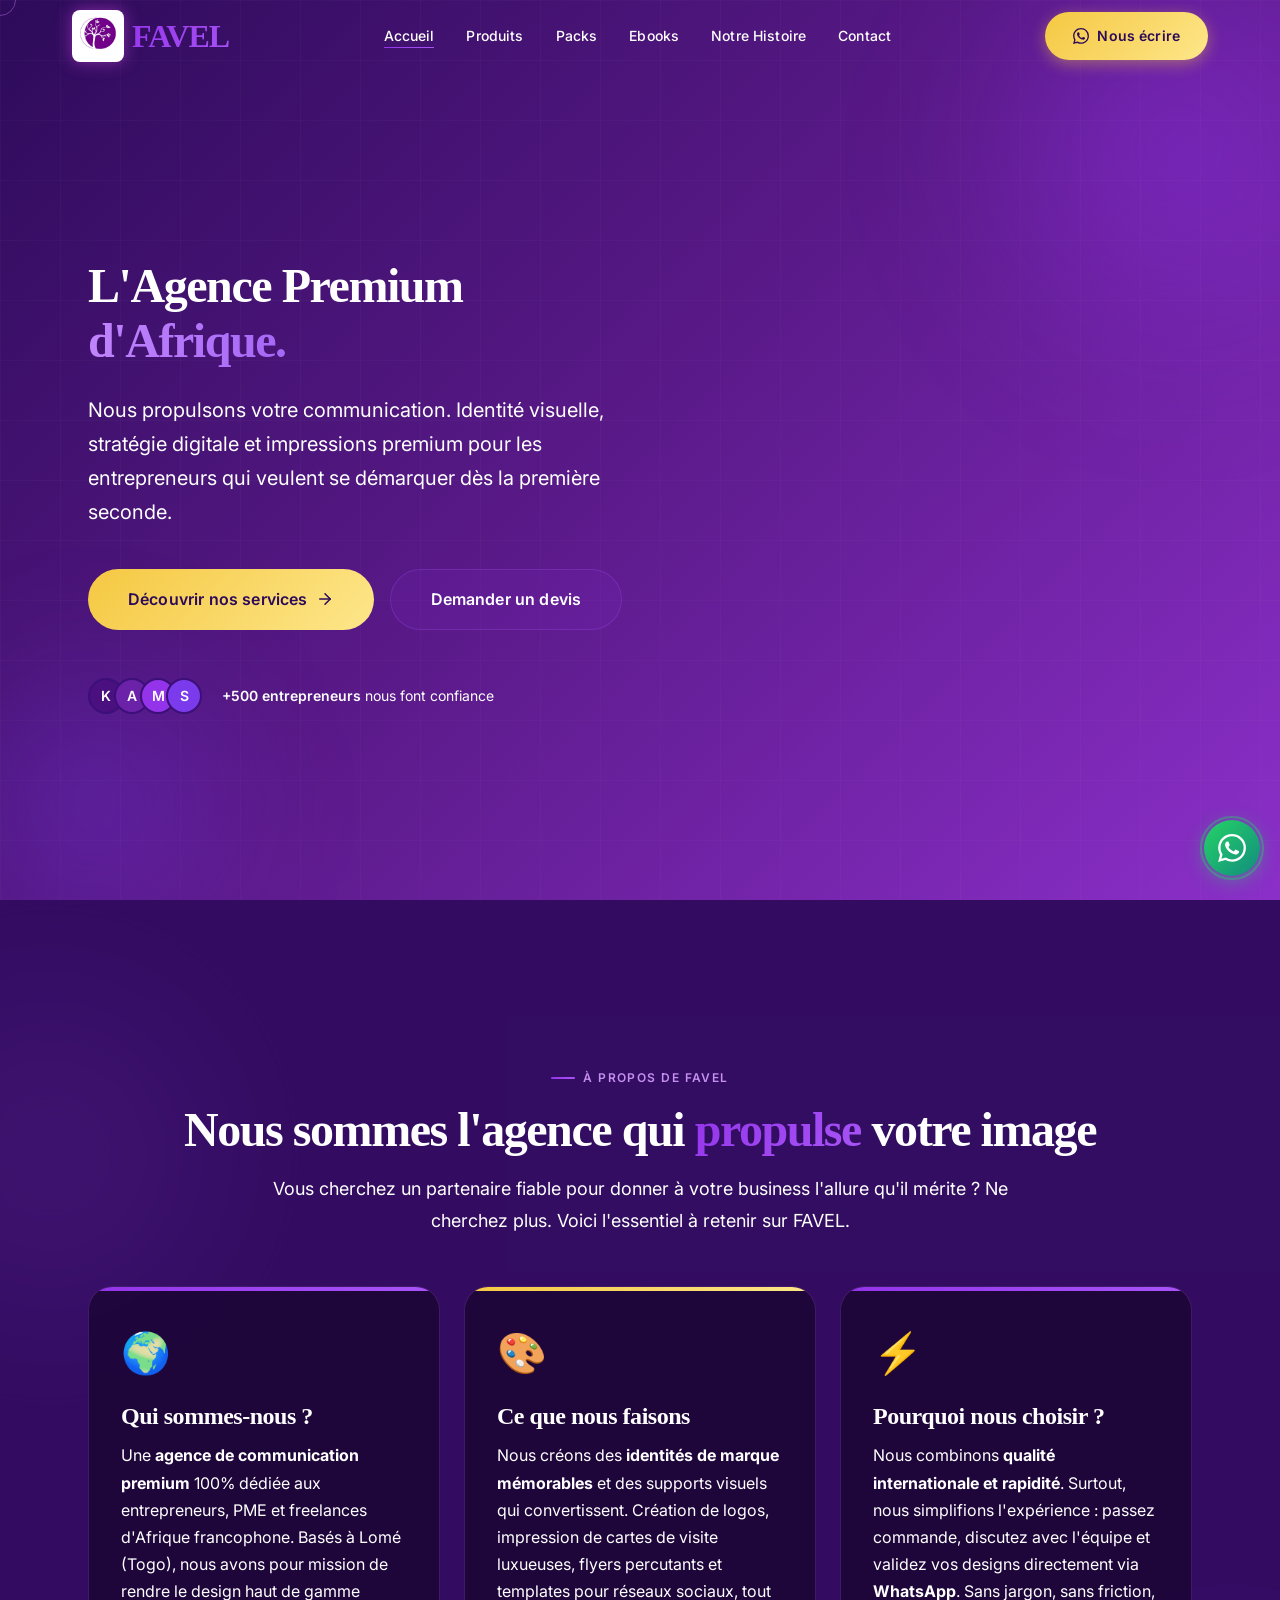
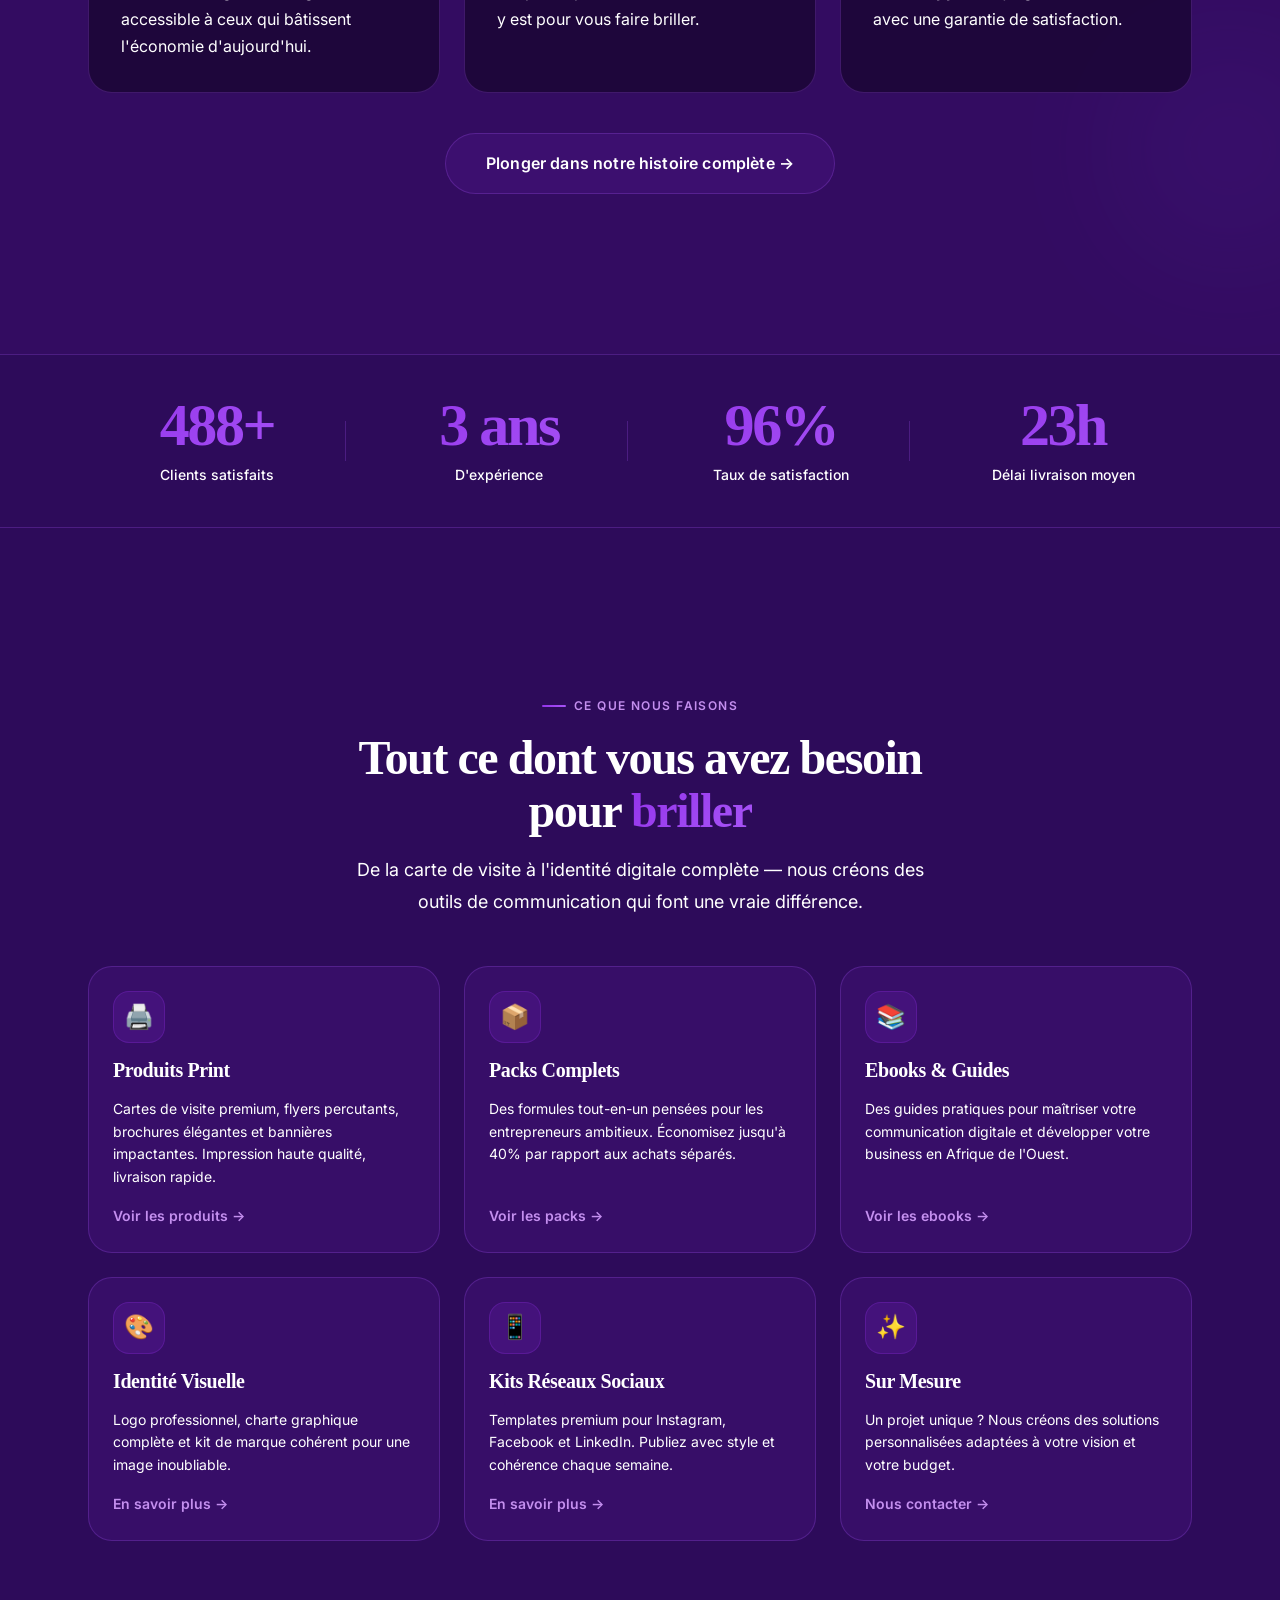
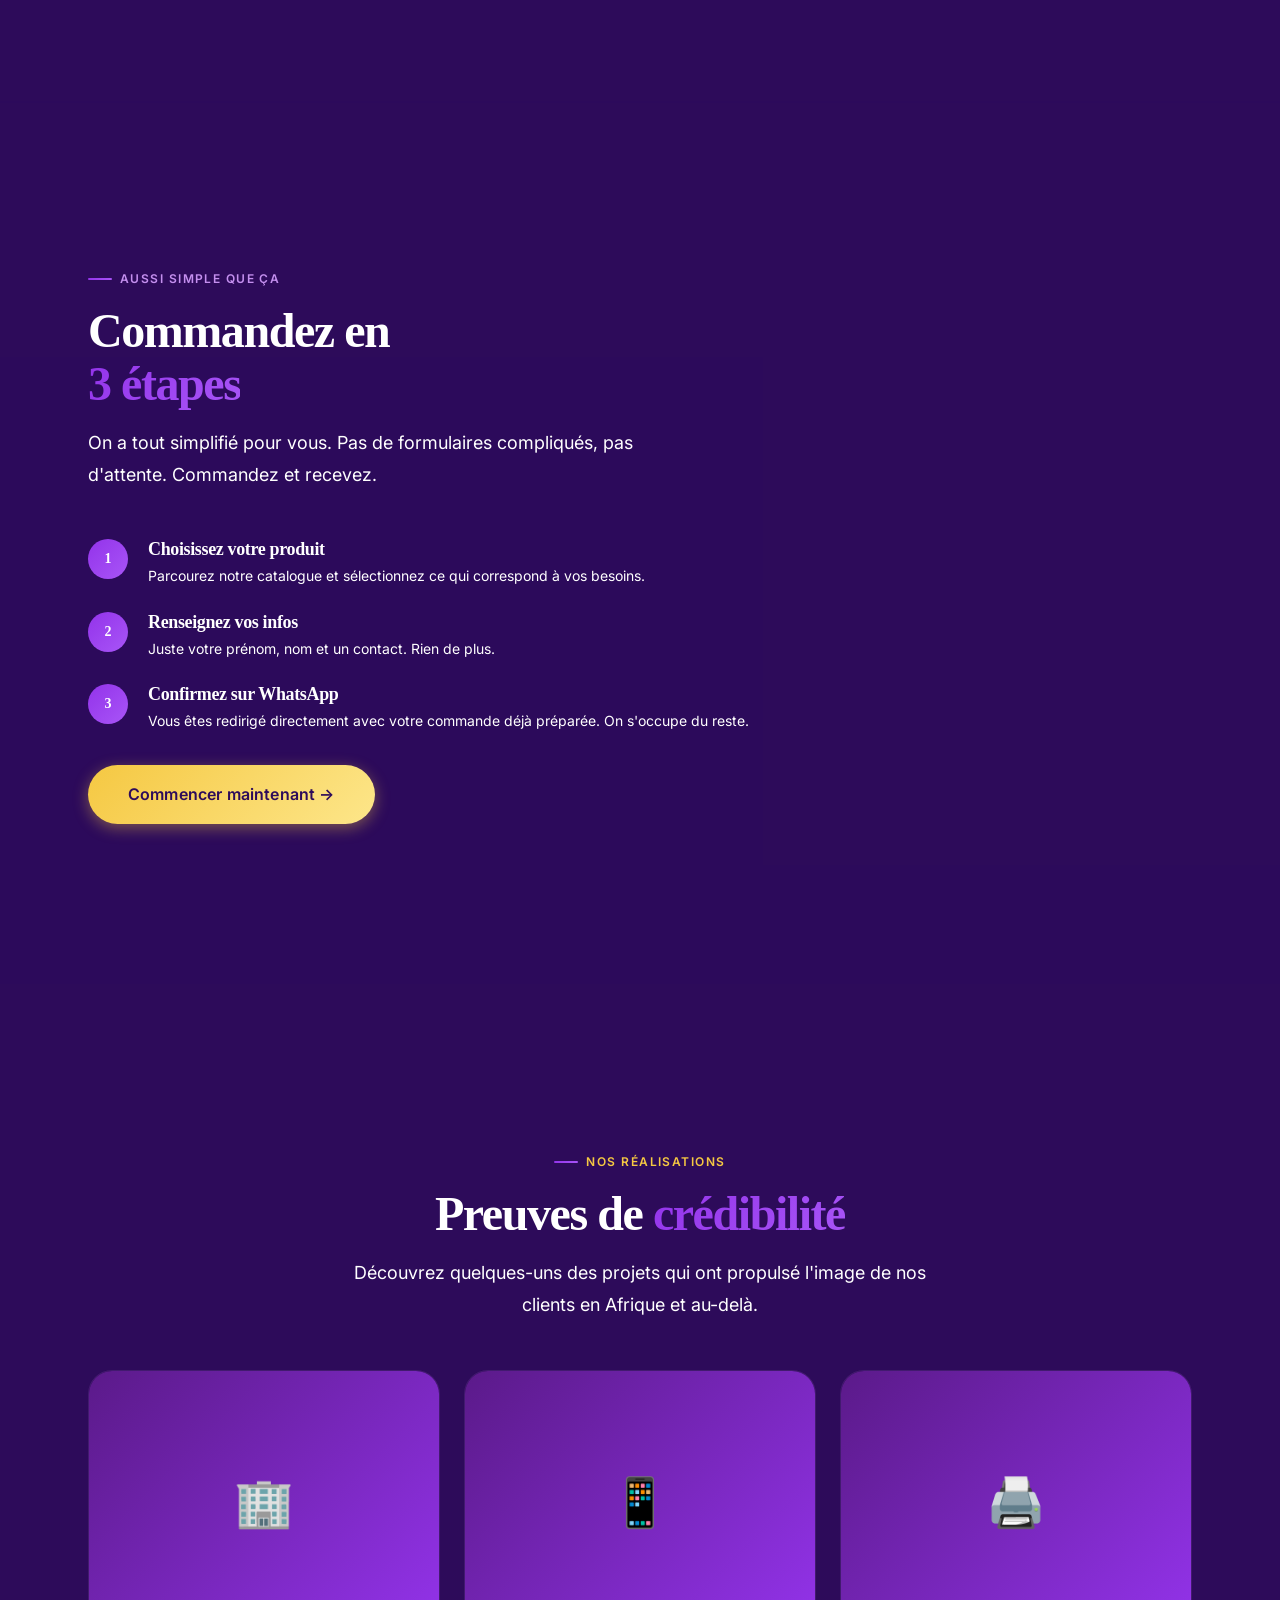
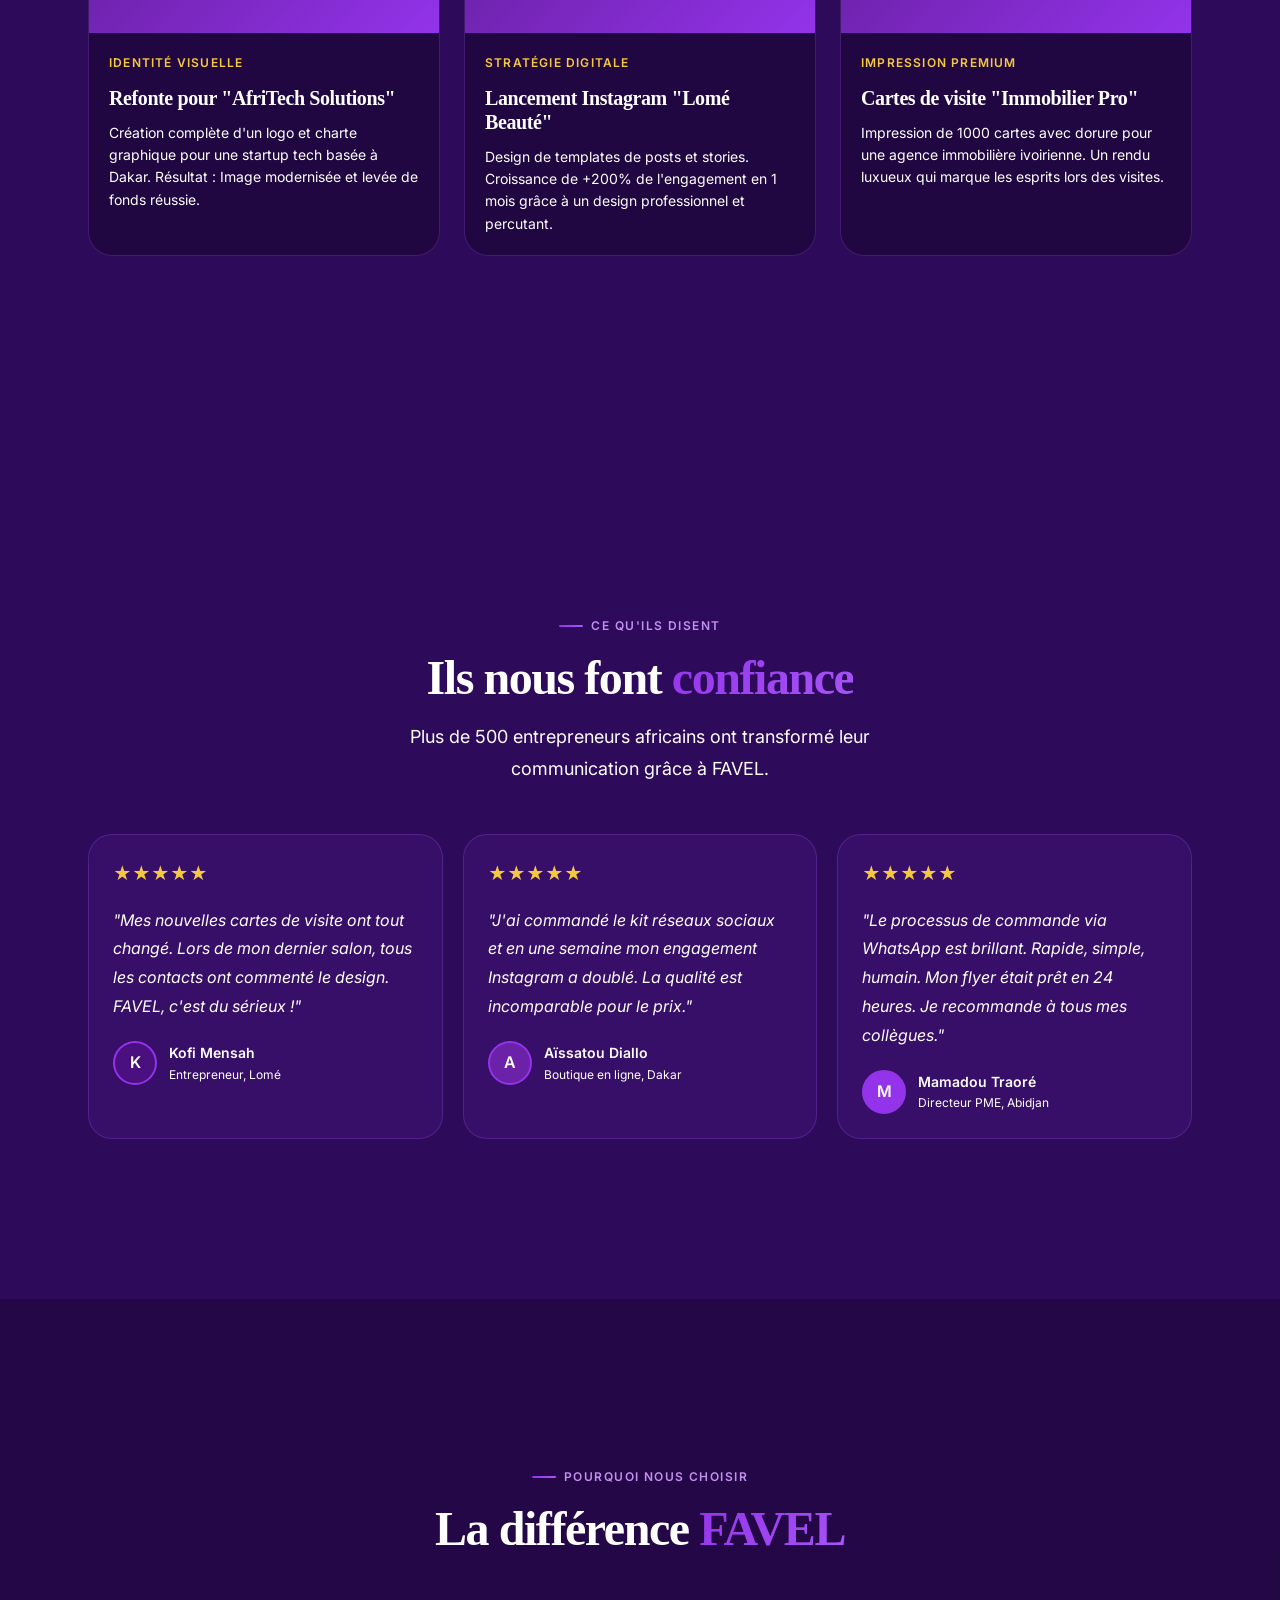
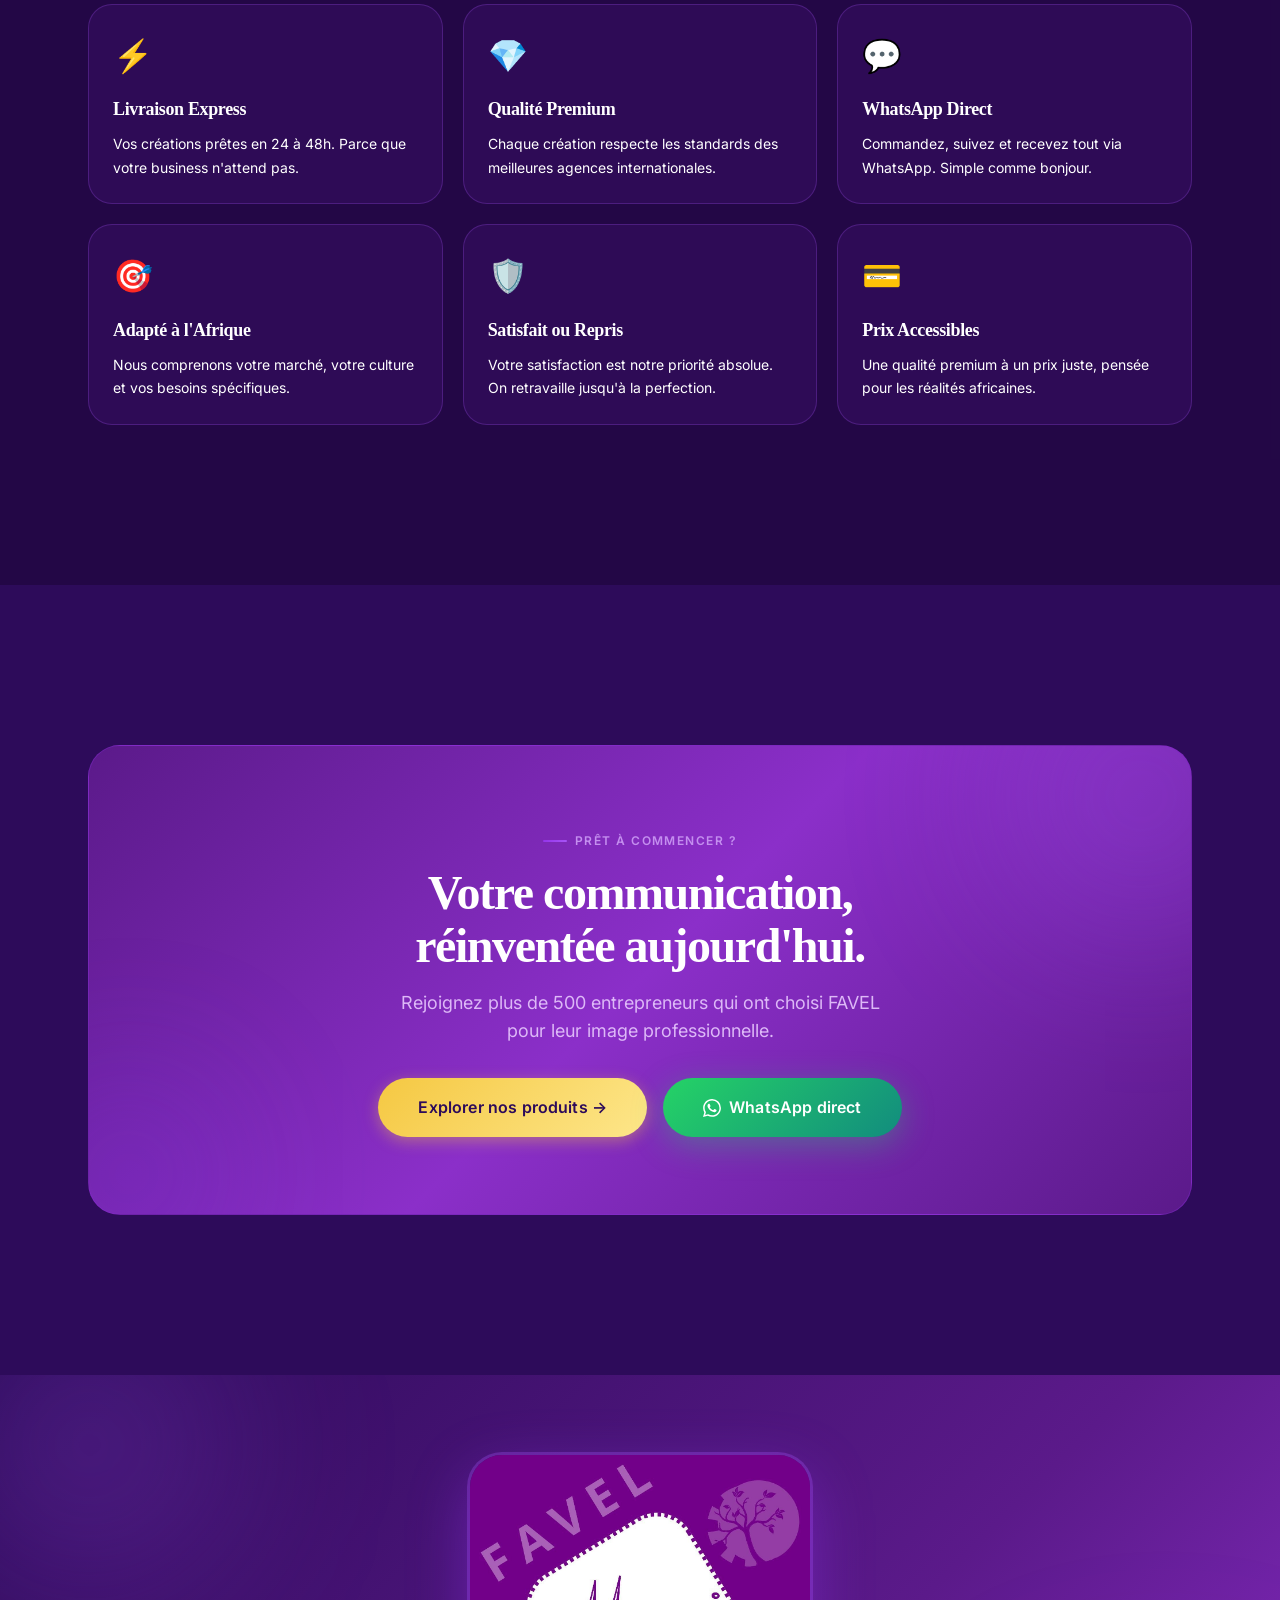
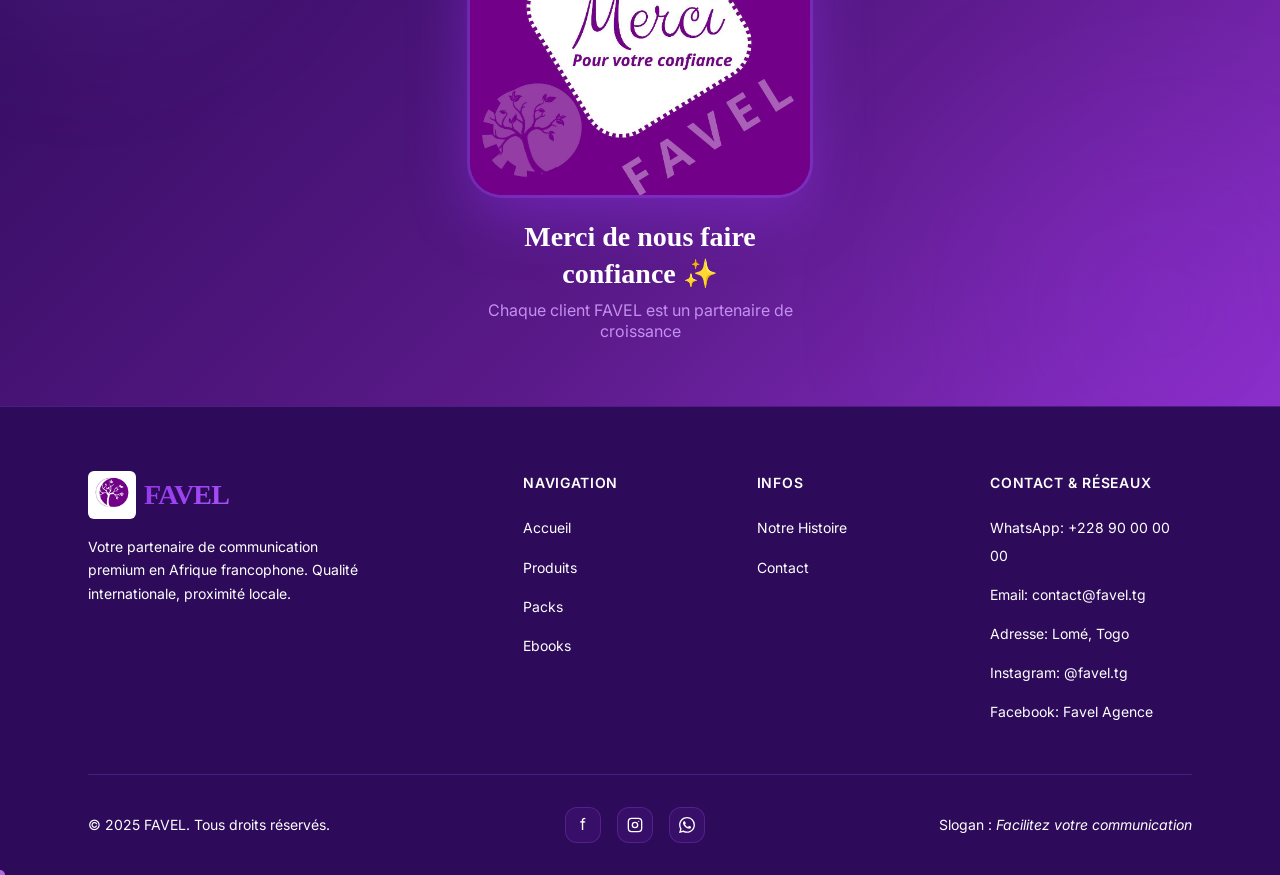
<file: index.html>
<!DOCTYPE html>
<html lang="fr" dir="ltr">
<head>
  <meta charset="UTF-8">
  <meta name="viewport" content="width=device-width, initial-scale=1.0">
  <meta name="theme-color" content="#1A0533">

  <!-- SEO -->
  <title>FAVEL — Facilitez votre communication | Agence Premium Afrique de l'Ouest</title>
  <meta name="description" content="FAVEL est votre partenaire de communication premium en Afrique francophone. Cartes de visite, flyers, identité visuelle, kits réseaux sociaux. Commandez facilement via WhatsApp.">
  <meta name="keywords" content="agence communication Togo, communication digitale Afrique, flyer publicitaire Lomé, carte de visite Togo, identité visuelle Afrique de l'Ouest, FAVEL">
  <meta name="author" content="FAVEL">
  <link rel="canonical" href="https://favel.tg/">

  <!-- Open Graph -->
  <meta property="og:type"        content="website">
  <meta property="og:title"       content="FAVEL — Facilitez votre communication">
  <meta property="og:description" content="Votre partenaire de communication premium en Afrique francophone.">
  <meta property="og:url"         content="https://favel.tg/">
  <meta property="og:image"       content="https://favel.tg/assets/images/og-image.png">
  <meta property="og:locale"      content="fr_TG">

  <!-- Twitter Card -->
  <meta name="twitter:card"        content="summary_large_image">
  <meta name="twitter:title"       content="FAVEL — Facilitez votre communication">
  <meta name="twitter:description" content="Communication premium pour entrepreneurs et PME d'Afrique de l'Ouest.">

  <!-- Schema.org -->
  <script type="application/ld+json">
  {
    "@context": "https://schema.org",
    "@type": "LocalBusiness",
    "name": "FAVEL",
    "description": "Agence de communication premium pour entrepreneurs et PME d'Afrique de l'Ouest francophone.",
    "slogan": "Facilitez votre communication",
    "url": "https://favel.tg",
    "telephone": "+22890000000",
    "address": {
      "@type": "PostalAddress",
      "addressCountry": "TG",
      "addressLocality": "Lomé"
    },
    "priceRange": "$$",
    "currenciesAccepted": "XOF",
    "openingHours": "Mo-Sa 08:00-18:00"
  }
  </script>

  <!-- Preconnect -->
  <link rel="preconnect" href="https://fonts.googleapis.com">
  <link rel="preconnect" href="https://fonts.gstatic.com" crossorigin>

  <!-- Styles -->
  <link rel="stylesheet" href="css/style.css">
  <link rel="stylesheet" href="css/animations.css">
  <link rel="stylesheet" href="css/components.css">

  <style>
    /* ── Homepage specific ── */
    .process-steps {
      counter-reset: steps;
      display: flex;
      flex-direction: column;
      gap: var(--space-6);
    }
    .process-step {
      display: flex;
      gap: var(--space-5);
      align-items: flex-start;
    }
    .process-step__number {
      counter-increment: steps;
      width: 40px;
      height: 40px;
      border-radius: 50%;
      background: var(--gradient-cta);
      color: white;
      font-weight: 700;
      font-size: var(--text-sm);
      display: flex;
      align-items: center;
      justify-content: center;
      flex-shrink: 0;
      font-family: var(--font-display);
    }
    .process-step__content h3 {
      font-size: var(--text-lg);
      font-weight: 700;
      color: var(--white);
      margin-bottom: var(--space-1);
    }
    .process-step__content p {
      font-size: var(--text-sm);
      color: var(--gray-400);
    }
    .why-grid {
      display: grid;
      grid-template-columns: 1fr;
      gap: var(--space-5);
    }
    @media (min-width: 640px) { .why-grid { grid-template-columns: repeat(2, 1fr); } }
    @media (min-width: 1024px){ .why-grid { grid-template-columns: repeat(3, 1fr); } }
  </style>
</head>

<body>
  <!-- Skip Link -->
  <a href="#main-content" class="skip-link">Aller au contenu principal</a>

  <!-- Page Loader -->
  <div class="page-loader" aria-hidden="true">
    <div class="loader-logo">FAVEL</div>
  </div>

  <!-- Navigation -->
  <header role="banner">
    <nav class="nav" aria-label="Navigation principale">
      <div class="nav__inner">
        <a href="index.html" class="nav__logo" aria-label="FAVEL — Accueil" style="display:flex;align-items:center;gap:var(--space-2);">
          <img src="LOGO2.jpg" alt="FAVEL Logo" class="nav__logo-img" width="52" height="52"
               style="height:52px;width:auto;border-radius:8px;object-fit:contain;">
          <span style="font-size:2rem;font-weight:900;letter-spacing:-0.03em;background:var(--gradient-cta);-webkit-background-clip:text;-webkit-text-fill-color:transparent;background-clip:text;">FAVEL</span>
        </a>

        <ul class="nav__links" role="list">
          <li><a href="index.html"           class="nav__link active" aria-current="page">Accueil</a></li>
          <li><a href="produits.html"        class="nav__link">Produits</a></li>
          <li><a href="packs.html"           class="nav__link">Packs</a></li>
          <li><a href="ebooks.html"          class="nav__link">Ebooks</a></li>
          <li><a href="notre-histoire.html"  class="nav__link">Notre Histoire</a></li>
          <li><a href="contact.html"         class="nav__link">Contact</a></li>
        </ul>

        <div class="nav__cta">
          <a href="contact.html" class="btn btn-primary btn-sm">
            <svg width="16" height="16" viewBox="0 0 24 24" fill="currentColor" aria-hidden="true">
              <path d="M17.472 14.382c-.297-.149-1.758-.867-2.03-.967-.273-.099-.471-.148-.67.15-.197.297-.767.966-.94 1.164-.173.199-.347.223-.644.075-.297-.15-1.255-.463-2.39-1.475-.883-.788-1.48-1.761-1.653-2.059-.173-.297-.018-.458.13-.606.134-.133.298-.347.446-.52.149-.174.198-.298.298-.497.099-.198.05-.371-.025-.52-.075-.149-.669-1.612-.916-2.207-.242-.579-.487-.5-.669-.51-.173-.008-.371-.01-.57-.01-.198 0-.52.074-.792.372-.272.297-1.04 1.016-1.04 2.479 0 1.462 1.065 2.875 1.213 3.074.149.198 2.096 3.2 5.077 4.487.709.306 1.262.489 1.694.625.712.227 1.36.195 1.871.118.571-.085 1.758-.719 2.006-1.413.248-.694.248-1.289.173-1.413-.074-.124-.272-.198-.57-.347m-5.421 7.403h-.004a9.87 9.87 0 01-5.031-1.378l-.361-.214-3.741.982.998-3.648-.235-.374a9.86 9.86 0 01-1.51-5.26c.001-5.45 4.436-9.884 9.888-9.884 2.64 0 5.122 1.03 6.988 2.898a9.825 9.825 0 012.893 6.994c-.003 5.45-4.437 9.884-9.885 9.884m8.413-18.297A11.815 11.815 0 0012.05 0C5.495 0 .16 5.335.157 11.892c0 2.096.547 4.142 1.588 5.945L.057 24l6.305-1.654a11.882 11.882 0 005.683 1.448h.005c6.554 0 11.890-5.335 11.893-11.893a11.821 11.821 0 00-3.48-8.413Z"/>
            </svg>
            Nous écrire
          </a>
        </div>

        <button class="nav__hamburger" aria-label="Ouvrir le menu" aria-expanded="false" aria-controls="mobile-menu">
          <span></span><span></span><span></span>
        </button>
      </div>
    </nav>

    <!-- Mobile Menu -->
    <nav class="nav__mobile" id="mobile-menu" aria-label="Menu mobile" aria-hidden="true">
      <a href="index.html"          class="nav__mobile-link">Accueil</a>
      <a href="produits.html"       class="nav__mobile-link">Produits</a>
      <a href="packs.html"          class="nav__mobile-link">Packs</a>
      <a href="ebooks.html"         class="nav__mobile-link">Ebooks</a>
      <a href="notre-histoire.html" class="nav__mobile-link">Notre Histoire</a>
      <a href="contact.html"        class="nav__mobile-link">Contact</a>
    </nav>
  </header>

  <!-- ═══════════════════════════════════════════════════════════
       MAIN CONTENT
  ═══════════════════════════════════════════════════════════ -->
  <main id="main-content">

    <!-- ── HERO ─────────────────────────────────────────────── -->
    <section class="hero" aria-label="Section principale">
      <div class="hero__bg" aria-hidden="true">
        <div class="hero__orb-1"></div>
        <div class="hero__orb-2"></div>
        <div class="hero__grid-lines"></div>
      </div>

      <div class="container hero__inner">
        <div style="max-width:680px;">

          <h1 class="hero__title appear-2">
            <span class="hero__title-line">L'Agence Premium</span>
            <span class="hero__title-line text-shimmer">d'Afrique.</span>
          </h1>

          <p class="hero__subtitle appear-3">
            Nous propulsons votre communication. Identité visuelle, stratégie digitale et impressions premium pour les entrepreneurs qui veulent se démarquer dès la première seconde.
          </p>

          <div class="hero__actions appear-4">
            <a href="produits.html" class="btn btn-primary btn-lg" style="animation: pulse-ring 2s infinite; box-shadow: 0 0 0 0 rgba(168,85,247,0.4);">
              Découvrir nos services
              <svg width="18" height="18" viewBox="0 0 24 24" fill="none" stroke="currentColor" stroke-width="2" stroke-linecap="round" stroke-linejoin="round" aria-hidden="true"><path d="M5 12h14"/><path d="m12 5 7 7-7 7"/></svg>
            </a>
            <a href="contact.html" class="btn btn-secondary btn-lg">
              Demander un devis
            </a>
          </div>

          <div class="hero__trust appear-5">
            <div class="hero__trust-avatars" aria-label="Clients satisfaits">
              <div class="hero__trust-avatar" style="background:#4A1080;" aria-hidden="true">K</div>
              <div class="hero__trust-avatar" style="background:#6B21A8;" aria-hidden="true">A</div>
              <div class="hero__trust-avatar" style="background:#9333EA;" aria-hidden="true">M</div>
              <div class="hero__trust-avatar" style="background:#7C3AED;" aria-hidden="true">S</div>
            </div>
            <p class="hero__trust-text">
              <strong>+500 entrepreneurs</strong> nous font confiance
            </p>
          </div>
        </div>
      </div>
    </section>

    <!-- ── À PROPOS ────────────────────────────────────────── -->
    <section class="section" aria-labelledby="about-title" style="background: rgba(147, 51, 234, 0.05); position: relative; overflow: hidden;">
      <!-- Orbs pour l'esthétique premium -->
      <div class="orb orb-purple" style="width:300px;height:300px;top:10%;left:-100px;opacity:0.1;" aria-hidden="true"></div>
      <div class="orb orb-violet" style="width:200px;height:200px;bottom:10%;right:-50px;opacity:0.1;" aria-hidden="true"></div>
      
      <div class="container" style="position: relative; z-index: 2;">
        <header class="section-header section-header--center" data-reveal="fade-up">
          <p class="section-label">À Propos de FAVEL</p>
          <h2 class="section-title" id="about-title">
            Nous sommes l'agence qui <span class="highlight">propulse</span> votre image
          </h2>
          <p class="section-subtitle" style="max-width: 800px; margin: 0 auto;">
            Vous cherchez un partenaire fiable pour donner à votre business l'allure qu'il mérite ? Ne cherchez plus. Voici l'essentiel à retenir sur FAVEL.
          </p>
        </header>

        <div class="grid-3" data-stagger style="margin-bottom: var(--space-10);">
          <!-- Qui sommes-nous -->
          <article class="value-card" style="background: rgba(26,5,51,0.8); border: 1px solid var(--glass-border); position: relative; overflow: hidden; padding: var(--space-8);">
            <div style="position: absolute; top: 0; left: 0; width: 100%; height: 4px; background: var(--gradient-cta);"></div>
            <span class="value-card__icon" style="font-size: 2.5rem; margin-bottom: var(--space-4); display: inline-block;" aria-hidden="true">🌍</span>
            <h3 class="value-card__title" style="color: var(--white); font-size: var(--text-2xl); margin-bottom: var(--space-3);">Qui sommes-nous ?</h3>
            <p class="value-card__text" style="color: var(--gray-300); font-size: var(--text-base); line-height: 1.7;">
              Une <strong>agence de communication premium</strong> 100% dédiée aux entrepreneurs, PME et freelances d'Afrique francophone. Basés à Lomé (Togo), nous avons pour mission de rendre le design haut de gamme accessible à ceux qui bâtissent l'économie d'aujourd'hui.
            </p>
          </article>
          
          <!-- Ce que nous faisons -->
          <article class="value-card" style="background: rgba(26,5,51,0.8); border: 1px solid var(--glass-border); position: relative; overflow: hidden; padding: var(--space-8);">
            <div style="position: absolute; top: 0; left: 0; width: 100%; height: 4px; background: var(--gradient-gold);"></div>
            <span class="value-card__icon" style="font-size: 2.5rem; margin-bottom: var(--space-4); display: inline-block;" aria-hidden="true">🎨</span>
            <h3 class="value-card__title" style="color: var(--white); font-size: var(--text-2xl); margin-bottom: var(--space-3);">Ce que nous faisons</h3>
            <p class="value-card__text" style="color: var(--gray-300); font-size: var(--text-base); line-height: 1.7;">
              Nous créons des <strong>identités de marque mémorables</strong> et des supports visuels qui convertissent. Création de logos, impression de cartes de visite luxueuses, flyers percutants et templates pour réseaux sociaux, tout y est pour vous faire briller.
            </p>
          </article>
          
          <!-- Pourquoi nous choisir -->
          <article class="value-card" style="background: rgba(26,5,51,0.8); border: 1px solid var(--glass-border); position: relative; overflow: hidden; padding: var(--space-8);">
            <div style="position: absolute; top: 0; left: 0; width: 100%; height: 4px; background: var(--gradient-cta);"></div>
            <span class="value-card__icon" style="font-size: 2.5rem; margin-bottom: var(--space-4); display: inline-block;" aria-hidden="true">⚡</span>
            <h3 class="value-card__title" style="color: var(--white); font-size: var(--text-2xl); margin-bottom: var(--space-3);">Pourquoi nous choisir ?</h3>
            <p class="value-card__text" style="color: var(--gray-300); font-size: var(--text-base); line-height: 1.7;">
              Nous combinons <strong>qualité internationale et rapidité</strong>. Surtout, nous simplifions l'expérience : passez commande, discutez avec l'équipe et validez vos designs directement via <strong>WhatsApp</strong>. Sans jargon, sans friction, avec une garantie de satisfaction.
            </p>
          </article>
        </div>

        <div style="text-align: center;" data-reveal="fade-up">
          <a href="notre-histoire.html" class="btn btn-secondary btn-lg">Plonger dans notre histoire complète →</a>
        </div>
      </div>
    </section>

    <!-- ── STATS BAND ────────────────────────────────────────── -->
    <section class="stats-band" aria-label="Nos chiffres clés">
      <div class="container">
        <div class="stats-band__grid">
          <article class="stat-item" data-reveal="fade-up">
            <div class="stat-number">
              <span data-count="500" data-suffix="+">500+</span>
            </div>
            <p class="stat-label">Clients satisfaits</p>
          </article>
          <article class="stat-item" data-reveal="fade-up" data-delay="100">
            <div class="stat-number">
              <span data-count="3" data-suffix=" ans">3 ans</span>
            </div>
            <p class="stat-label">D'expérience</p>
          </article>
          <article class="stat-item" data-reveal="fade-up" data-delay="200">
            <div class="stat-number">
              <span data-count="98" data-suffix="%">98%</span>
            </div>
            <p class="stat-label">Taux de satisfaction</p>
          </article>
          <article class="stat-item" data-reveal="fade-up" data-delay="300">
            <div class="stat-number">
              <span data-count="24" data-suffix="h">24h</span>
            </div>
            <p class="stat-label">Délai livraison moyen</p>
          </article>
        </div>
      </div>
    </section>

    <!-- ── SERVICES APERÇU ───────────────────────────────────── -->
    <section class="section" aria-labelledby="services-title">
      <div class="container">
        <header class="section-header section-header--center" data-reveal="fade-up">
          <p class="section-label">Ce que nous faisons</p>
          <h2 class="section-title" id="services-title">
            Tout ce dont vous avez besoin<br>
            pour <span class="highlight">briller</span>
          </h2>
          <p class="section-subtitle">
            De la carte de visite à l'identité digitale complète — nous créons des outils de communication qui font une vraie différence.
          </p>
        </header>

        <div class="grid-3" data-stagger>
          <a href="produits.html" class="service-card" aria-label="Voir nos produits print">
            <div class="service-card__icon" aria-hidden="true">🖨️</div>
            <h3 class="service-card__title">Produits Print</h3>
            <p class="service-card__text">Cartes de visite premium, flyers percutants, brochures élégantes et bannières impactantes. Impression haute qualité, livraison rapide.</p>
            <span class="service-card__link">Voir les produits →</span>
          </a>

          <a href="packs.html" class="service-card" aria-label="Voir nos packs">
            <div class="service-card__icon" aria-hidden="true">📦</div>
            <h3 class="service-card__title">Packs Complets</h3>
            <p class="service-card__text">Des formules tout-en-un pensées pour les entrepreneurs ambitieux. Économisez jusqu'à 40% par rapport aux achats séparés.</p>
            <span class="service-card__link">Voir les packs →</span>
          </a>

          <a href="ebooks.html" class="service-card" aria-label="Voir nos ebooks">
            <div class="service-card__icon" aria-hidden="true">📚</div>
            <h3 class="service-card__title">Ebooks & Guides</h3>
            <p class="service-card__text">Des guides pratiques pour maîtriser votre communication digitale et développer votre business en Afrique de l'Ouest.</p>
            <span class="service-card__link">Voir les ebooks →</span>
          </a>

          <a href="produits.html#identite" class="service-card" aria-label="Voir identité visuelle">
            <div class="service-card__icon" aria-hidden="true">🎨</div>
            <h3 class="service-card__title">Identité Visuelle</h3>
            <p class="service-card__text">Logo professionnel, charte graphique complète et kit de marque cohérent pour une image inoubliable.</p>
            <span class="service-card__link">En savoir plus →</span>
          </a>

          <a href="produits.html#digital" class="service-card" aria-label="Voir kit réseaux sociaux">
            <div class="service-card__icon" aria-hidden="true">📱</div>
            <h3 class="service-card__title">Kits Réseaux Sociaux</h3>
            <p class="service-card__text">Templates premium pour Instagram, Facebook et LinkedIn. Publiez avec style et cohérence chaque semaine.</p>
            <span class="service-card__link">En savoir plus →</span>
          </a>

          <a href="contact.html" class="service-card" aria-label="Commander sur mesure">
            <div class="service-card__icon" aria-hidden="true">✨</div>
            <h3 class="service-card__title">Sur Mesure</h3>
            <p class="service-card__text">Un projet unique ? Nous créons des solutions personnalisées adaptées à votre vision et votre budget.</p>
            <span class="service-card__link">Nous contacter →</span>
          </a>
        </div>
      </div>
    </section>

    <!-- ── COMMENT ÇA MARCHE ─────────────────────────────────── -->
    <section class="section" style="background:rgba(45,10,92,0.15);" aria-labelledby="process-title">
      <div class="container">
        <div style="display:grid;grid-template-columns:1fr;gap:var(--space-16);align-items:center;">
          <div>
            <header class="section-header" data-reveal="fade-up">
              <p class="section-label">Aussi simple que ça</p>
              <h2 class="section-title" id="process-title">
                Commandez en<br><span class="highlight">3 étapes</span>
              </h2>
              <p class="section-subtitle">
                On a tout simplifié pour vous. Pas de formulaires compliqués, pas d'attente. Commandez et recevez.
              </p>
            </header>

            <div class="process-steps" data-stagger>
              <div class="process-step">
                <div class="process-step__number" aria-label="Étape 1">1</div>
                <div class="process-step__content">
                  <h3>Choisissez votre produit</h3>
                  <p>Parcourez notre catalogue et sélectionnez ce qui correspond à vos besoins.</p>
                </div>
              </div>
              <div class="process-step">
                <div class="process-step__number" aria-label="Étape 2">2</div>
                <div class="process-step__content">
                  <h3>Renseignez vos infos</h3>
                  <p>Juste votre prénom, nom et un contact. Rien de plus.</p>
                </div>
              </div>
              <div class="process-step">
                <div class="process-step__number" aria-label="Étape 3">3</div>
                <div class="process-step__content">
                  <h3>Confirmez sur WhatsApp</h3>
                  <p>Vous êtes redirigé directement avec votre commande déjà préparée. On s'occupe du reste.</p>
                </div>
              </div>
            </div>

            <div style="margin-top:var(--space-8);">
              <a href="produits.html" class="btn btn-primary btn-lg">
                Commencer maintenant →
              </a>
            </div>
          </div>
        </div>
      </div>
    </section>

    <!-- ── NOS RÉALISATIONS (PREUVES DE CRÉDIBILITÉ) ──────────── -->
    <section class="section" aria-labelledby="realisations-title" style="background: var(--purple-950);">
      <div class="container">
        <header class="section-header section-header--center" data-reveal="fade-up">
          <p class="section-label" style="color: var(--gold);">Nos réalisations</p>
          <h2 class="section-title" id="realisations-title">
            Preuves de <span class="highlight">crédibilité</span>
          </h2>
          <p class="section-subtitle">
            Découvrez quelques-uns des projets qui ont propulsé l'image de nos clients en Afrique et au-delà.
          </p>
        </header>

        <div class="grid-3" data-stagger style="margin-bottom: var(--space-8);">
          <!-- Projet 1 -->
          <article class="product-card">
            <div class="product-card__image" style="background: linear-gradient(135deg, var(--purple-800), var(--purple-600)); display: flex; align-items: center; justify-content: center;">
               <span style="font-size: 3rem; color: var(--gold);" aria-hidden="true">🏢</span>
            </div>
            <div class="product-card__body">
              <span class="product-card__category" style="color: var(--gold);">Identité Visuelle</span>
              <h3 class="product-card__title">Refonte pour "AfriTech Solutions"</h3>
              <p class="product-card__desc">Création complète d'un logo et charte graphique pour une startup tech basée à Dakar. Résultat : Image modernisée et levée de fonds réussie.</p>
            </div>
          </article>
          
          <!-- Projet 2 -->
          <article class="product-card">
            <div class="product-card__image" style="background: linear-gradient(135deg, var(--purple-800), var(--purple-600)); display: flex; align-items: center; justify-content: center;">
               <span style="font-size: 3rem; color: var(--gold);" aria-hidden="true">📱</span>
            </div>
            <div class="product-card__body">
              <span class="product-card__category" style="color: var(--gold);">Stratégie Digitale</span>
              <h3 class="product-card__title">Lancement Instagram "Lomé Beauté"</h3>
              <p class="product-card__desc">Design de templates de posts et stories. Croissance de +200% de l'engagement en 1 mois grâce à un design professionnel et percutant.</p>
            </div>
          </article>

          <!-- Projet 3 -->
          <article class="product-card">
            <div class="product-card__image" style="background: linear-gradient(135deg, var(--purple-800), var(--purple-600)); display: flex; align-items: center; justify-content: center;">
               <span style="font-size: 3rem; color: var(--gold);" aria-hidden="true">🖨️</span>
            </div>
            <div class="product-card__body">
              <span class="product-card__category" style="color: var(--gold);">Impression Premium</span>
              <h3 class="product-card__title">Cartes de visite "Immobilier Pro"</h3>
              <p class="product-card__desc">Impression de 1000 cartes avec dorure pour une agence immobilière ivoirienne. Un rendu luxueux qui marque les esprits lors des visites.</p>
            </div>
          </article>
        </div>
      </div>
    </section>

    <!-- ── TÉMOIGNAGES ──────────────────────────────────────── -->
    <section class="section" aria-labelledby="temoignages-title">
      <div class="container">
        <header class="section-header section-header--center" data-reveal="fade-up">
          <p class="section-label">Ce qu'ils disent</p>
          <h2 class="section-title" id="temoignages-title">
            Ils nous font <span class="highlight">confiance</span>
          </h2>
          <p class="section-subtitle">
            Plus de 500 entrepreneurs africains ont transformé leur communication grâce à FAVEL.
          </p>
        </header>

        <div class="testimonials-track" data-stagger>
          <article class="testimonial-card">
            <div class="testimonial-stars" aria-label="5 étoiles sur 5">★★★★★</div>
            <blockquote class="testimonial-text">
              "Mes nouvelles cartes de visite ont tout changé. Lors de mon dernier salon, tous les contacts ont commenté le design. FAVEL, c'est du sérieux !"
            </blockquote>
            <div class="testimonial-author">
              <div class="hero__trust-avatar" style="background:#4A1080;width:44px;height:44px;border:2px solid var(--purple-600);font-size:16px;" aria-hidden="true">K</div>
              <div>
                <p class="testimonial-name">Kofi Mensah</p>
                <p class="testimonial-role">Entrepreneur, Lomé</p>
              </div>
            </div>
          </article>

          <article class="testimonial-card">
            <div class="testimonial-stars" aria-label="5 étoiles sur 5">★★★★★</div>
            <blockquote class="testimonial-text">
              "J'ai commandé le kit réseaux sociaux et en une semaine mon engagement Instagram a doublé. La qualité est incomparable pour le prix."
            </blockquote>
            <div class="testimonial-author">
              <div class="hero__trust-avatar" style="background:#6B21A8;width:44px;height:44px;border:2px solid var(--purple-600);font-size:16px;" aria-hidden="true">A</div>
              <div>
                <p class="testimonial-name">Aïssatou Diallo</p>
                <p class="testimonial-role">Boutique en ligne, Dakar</p>
              </div>
            </div>
          </article>

          <article class="testimonial-card">
            <div class="testimonial-stars" aria-label="5 étoiles sur 5">★★★★★</div>
            <blockquote class="testimonial-text">
              "Le processus de commande via WhatsApp est brillant. Rapide, simple, humain. Mon flyer était prêt en 24 heures. Je recommande à tous mes collègues."
            </blockquote>
            <div class="testimonial-author">
              <div class="hero__trust-avatar" style="background:#9333EA;width:44px;height:44px;border:2px solid var(--purple-600);font-size:16px;" aria-hidden="true">M</div>
              <div>
                <p class="testimonial-name">Mamadou Traoré</p>
                <p class="testimonial-role">Directeur PME, Abidjan</p>
              </div>
            </div>
          </article>
        </div>
      </div>
    </section>

    <!-- ── POURQUOI CHOISIR FAVEL ─────────────────────────────── -->
    <section class="section" style="background:rgba(26,5,51,0.5);" aria-labelledby="why-title">
      <div class="container">
        <header class="section-header section-header--center" data-reveal="fade-up">
          <p class="section-label">Pourquoi nous choisir</p>
          <h2 class="section-title" id="why-title">
            La différence <span class="highlight">FAVEL</span>
          </h2>
        </header>

        <div class="why-grid" data-stagger>
          <article class="value-card">
            <span class="value-card__icon" aria-hidden="true">⚡</span>
            <h3 class="value-card__title">Livraison Express</h3>
            <p class="value-card__text">Vos créations prêtes en 24 à 48h. Parce que votre business n'attend pas.</p>
          </article>
          <article class="value-card">
            <span class="value-card__icon" aria-hidden="true">💎</span>
            <h3 class="value-card__title">Qualité Premium</h3>
            <p class="value-card__text">Chaque création respecte les standards des meilleures agences internationales.</p>
          </article>
          <article class="value-card">
            <span class="value-card__icon" aria-hidden="true">💬</span>
            <h3 class="value-card__title">WhatsApp Direct</h3>
            <p class="value-card__text">Commandez, suivez et recevez tout via WhatsApp. Simple comme bonjour.</p>
          </article>
          <article class="value-card">
            <span class="value-card__icon" aria-hidden="true">🎯</span>
            <h3 class="value-card__title">Adapté à l'Afrique</h3>
            <p class="value-card__text">Nous comprenons votre marché, votre culture et vos besoins spécifiques.</p>
          </article>
          <article class="value-card">
            <span class="value-card__icon" aria-hidden="true">🛡️</span>
            <h3 class="value-card__title">Satisfait ou Repris</h3>
            <p class="value-card__text">Votre satisfaction est notre priorité absolue. On retravaille jusqu'à la perfection.</p>
          </article>
          <article class="value-card">
            <span class="value-card__icon" aria-hidden="true">💳</span>
            <h3 class="value-card__title">Prix Accessibles</h3>
            <p class="value-card__text">Une qualité premium à un prix juste, pensée pour les réalités africaines.</p>
          </article>
        </div>
      </div>
    </section>

    <!-- ── CTA FINAL ─────────────────────────────────────────── -->
    <section class="section" aria-labelledby="cta-title">
      <div class="container">
        <div class="cta-band" data-reveal="scale-up">
          <div class="orb orb-purple" style="width:300px;height:300px;top:-100px;right:-100px;opacity:0.25;" aria-hidden="true"></div>
          <div class="orb orb-violet" style="width:200px;height:200px;bottom:-60px;left:-60px;opacity:0.2;" aria-hidden="true"></div>

          <p class="section-label" style="justify-content:center;margin-bottom:var(--space-4);">Prêt à commencer ?</p>
          <h2 class="cta-band__title" id="cta-title">
            Votre communication,<br>réinventée aujourd'hui.
          </h2>
          <p class="cta-band__subtitle">
            Rejoignez plus de 500 entrepreneurs qui ont choisi FAVEL pour leur image professionnelle.
          </p>
          <div class="cta-band__actions">
            <a href="produits.html" class="btn btn-primary btn-lg">
              Explorer nos produits →
            </a>
            <a href="https://wa.me/22890000000" target="_blank" rel="noopener noreferrer" class="btn btn-whatsapp btn-lg">
              <svg width="18" height="18" viewBox="0 0 24 24" fill="currentColor" aria-hidden="true"><path d="M17.472 14.382c-.297-.149-1.758-.867-2.03-.967-.273-.099-.471-.148-.67.15-.197.297-.767.966-.94 1.164-.173.199-.347.223-.644.075-.297-.15-1.255-.463-2.39-1.475-.883-.788-1.48-1.761-1.653-2.059-.173-.297-.018-.458.13-.606.134-.133.298-.347.446-.52.149-.174.198-.298.298-.497.099-.198.05-.371-.025-.52-.075-.149-.669-1.612-.916-2.207-.242-.579-.487-.5-.669-.51-.173-.008-.371-.01-.57-.01-.198 0-.52.074-.792.372-.272.297-1.04 1.016-1.04 2.479 0 1.462 1.065 2.875 1.213 3.074.149.198 2.096 3.2 5.077 4.487.709.306 1.262.489 1.694.625.712.227 1.36.195 1.871.118.571-.085 1.758-.719 2.006-1.413.248-.694.248-1.289.173-1.413-.074-.124-.272-.198-.57-.347m-5.421 7.403h-.004a9.87 9.87 0 01-5.031-1.378l-.361-.214-3.741.982.998-3.648-.235-.374a9.86 9.86 0 01-1.51-5.26c.001-5.45 4.436-9.884 9.888-9.884 2.64 0 5.122 1.03 6.988 2.898a9.825 9.825 0 012.893 6.994c-.003 5.45-4.437 9.884-9.885 9.884m8.413-18.297A11.815 11.815 0 0012.05 0C5.495 0 .16 5.335.157 11.892c0 2.096.547 4.142 1.588 5.945L.057 24l6.305-1.654a11.882 11.882 0 005.683 1.448h.005c6.554 0 11.890-5.335 11.893-11.893a11.821 11.821 0 00-3.48-8.413Z"/></svg>
              WhatsApp direct
            </a>
          </div>
        </div>
      </div>
    </section>

    <!-- ── SECTION MERCI ─────────────────────────────────── -->
    <section aria-label="Remerciements FAVEL" style="padding-block:var(--space-20) var(--space-16);background:linear-gradient(135deg,#2D0B5A 0%,#5B1A8A 60%,#8B2FC9 100%);overflow:hidden;position:relative;">
      <div aria-hidden="true" style="position:absolute;top:-80px;left:-60px;width:300px;height:300px;background:rgba(168,85,247,0.18);border-radius:50%;filter:blur(80px);"></div>
      <div aria-hidden="true" style="position:absolute;bottom:-80px;right:-60px;width:350px;height:350px;background:rgba(147,51,234,0.15);border-radius:50%;filter:blur(100px);"></div>
      <div class="container" style="text-align:center;position:relative;z-index:2;">
        <figure style="margin:0 auto;max-width:340px;">
          <img src="MERCI.jpg"
               alt="Merci pour votre confiance — FAVEL"
               width="340" height="340"
               loading="lazy"
               style="width:100%;max-width:340px;height:auto;border-radius:var(--radius-2xl);box-shadow:0 20px 60px rgba(147,51,234,0.45),0 0 0 3px rgba(168,85,247,0.3);transition:transform 0.4s ease,box-shadow 0.4s ease;"
               onmouseenter="this.style.transform='scale(1.04) rotate(-1deg)';this.style.boxShadow='0 28px 80px rgba(147,51,234,0.6),0 0 0 4px rgba(168,85,247,0.5)'"
               onmouseleave="this.style.transform='';this.style.boxShadow='0 20px 60px rgba(147,51,234,0.45),0 0 0 3px rgba(168,85,247,0.3)'">
          <figcaption style="margin-top:var(--space-6);font-family:var(--font-display);font-size:clamp(1.25rem,3vw,1.75rem);font-weight:700;color:var(--white);line-height:1.3;">
            Merci de nous faire confiance ✨
            <span style="display:block;font-family:var(--font-body);font-size:var(--text-base);font-weight:400;color:var(--purple-300);margin-top:var(--space-2);">Chaque client FAVEL est un partenaire de croissance</span>
          </figcaption>
        </figure>
      </div>
    </section>

  </main>

  <!-- ─── FOOTER ───────────────────────────────────────────── -->
  <footer class="footer" role="contentinfo">
    <div class="container">
      <div class="footer__grid">
        <div class="footer__brand">
          <a href="index.html" class="nav__logo" aria-label="FAVEL — Accueil" style="display:flex;align-items:center;gap:var(--space-2);">
            <img src="LOGO2.jpg" alt="FAVEL Logo" width="48" height="48"
                 style="height:48px;width:auto;border-radius:6px;object-fit:contain;">
            <span style="font-size:1.75rem;font-weight:900;letter-spacing:-0.03em;background:var(--gradient-cta);-webkit-background-clip:text;-webkit-text-fill-color:transparent;background-clip:text;">FAVEL</span>
          </a>
          <p>Votre partenaire de communication premium en Afrique francophone. Qualité internationale, proximité locale.</p>
        </div>

        <nav aria-label="Pages du site">
          <p class="footer__title">Navigation</p>
          <ul class="footer__links" role="list">
            <li><a href="index.html"          class="footer__link">Accueil</a></li>
            <li><a href="produits.html"        class="footer__link">Produits</a></li>
            <li><a href="packs.html"           class="footer__link">Packs</a></li>
            <li><a href="ebooks.html"          class="footer__link">Ebooks</a></li>
          </ul>
        </nav>

        <nav aria-label="Informations">
          <p class="footer__title">Infos</p>
          <ul class="footer__links" role="list">
            <li><a href="notre-histoire.html" class="footer__link">Notre Histoire</a></li>
            <li><a href="contact.html"         class="footer__link">Contact</a></li>
          </ul>
        </nav>

        <div>
          <p class="footer__title">Contact & Réseaux</p>
          <ul class="footer__links" role="list">
            <li><a href="https://wa.me/22890000000" class="footer__link" target="_blank" rel="noopener noreferrer">WhatsApp: +228 90 00 00 00</a></li>
            <li><a href="mailto:contact@favel.tg"    class="footer__link">Email: contact@favel.tg</a></li>
            <li><span class="footer__link" style="cursor:default;">Adresse: Lomé, Togo</span></li>
            <li><a href="#" class="footer__link">Instagram: @favel.tg</a></li>
            <li><a href="#" class="footer__link">Facebook: Favel Agence</a></li>
          </ul>
        </div>
      </div>

      <div class="footer__bottom">
        <p class="footer__copy">© 2025 FAVEL. Tous droits réservés.</p>
        <div class="footer__socials" aria-label="Réseaux sociaux">
          <a href="#" class="footer__social" aria-label="Facebook FAVEL">f</a>
          <a href="#" class="footer__social" aria-label="Instagram FAVEL">
            <svg width="16" height="16" viewBox="0 0 24 24" fill="none" stroke="currentColor" stroke-width="2" stroke-linecap="round" stroke-linejoin="round" aria-hidden="true"><rect x="2" y="2" width="20" height="20" rx="5" ry="5"/><circle cx="12" cy="12" r="4"/><line x1="17.5" y1="6.5" x2="17.51" y2="6.5"/></svg>
          </a>
          <a href="https://wa.me/22890000000" class="footer__social" aria-label="WhatsApp FAVEL" target="_blank" rel="noopener noreferrer">
            <svg width="16" height="16" viewBox="0 0 24 24" fill="currentColor" aria-hidden="true"><path d="M17.472 14.382c-.297-.149-1.758-.867-2.03-.967-.273-.099-.471-.148-.67.15-.197.297-.767.966-.94 1.164-.173.199-.347.223-.644.075-.297-.15-1.255-.463-2.39-1.475-.883-.788-1.48-1.761-1.653-2.059-.173-.297-.018-.458.13-.606.134-.133.298-.347.446-.52.149-.174.198-.298.298-.497.099-.198.05-.371-.025-.52-.075-.149-.669-1.612-.916-2.207-.242-.579-.487-.5-.669-.51-.173-.008-.371-.01-.57-.01-.198 0-.52.074-.792.372-.272.297-1.04 1.016-1.04 2.479 0 1.462 1.065 2.875 1.213 3.074.149.198 2.096 3.2 5.077 4.487.709.306 1.262.489 1.694.625.712.227 1.36.195 1.871.118.571-.085 1.758-.719 2.006-1.413.248-.694.248-1.289.173-1.413-.074-.124-.272-.198-.57-.347m-5.421 7.403h-.004a9.87 9.87 0 01-5.031-1.378l-.361-.214-3.741.982.998-3.648-.235-.374a9.86 9.86 0 01-1.51-5.26c.001-5.45 4.436-9.884 9.888-9.884 2.64 0 5.122 1.03 6.988 2.898a9.825 9.825 0 012.893 6.994c-.003 5.45-4.437 9.884-9.885 9.884m8.413-18.297A11.815 11.815 0 0012.05 0C5.495 0 .16 5.335.157 11.892c0 2.096.547 4.142 1.588 5.945L.057 24l6.305-1.654a11.882 11.882 0 005.683 1.448h.005c6.554 0 11.890-5.335 11.893-11.893a11.821 11.821 0 00-3.48-8.413Z"/></svg>
          </a>
        </div>
        <p class="footer__copy">Slogan : <em>Facilitez votre communication</em></p>
      </div>
    </div>
  </footer>

  <!-- WhatsApp Float -->
  <a href="https://wa.me/22890000000" class="whatsapp-float" target="_blank" rel="noopener noreferrer" aria-label="Chat WhatsApp FAVEL">
    <div class="whatsapp-float__pulse" aria-hidden="true"></div>
    <svg viewBox="0 0 24 24" aria-hidden="true">
      <path d="M17.472 14.382c-.297-.149-1.758-.867-2.03-.967-.273-.099-.471-.148-.67.15-.197.297-.767.966-.94 1.164-.173.199-.347.223-.644.075-.297-.15-1.255-.463-2.39-1.475-.883-.788-1.48-1.761-1.653-2.059-.173-.297-.018-.458.13-.606.134-.133.298-.347.446-.52.149-.174.198-.298.298-.497.099-.198.05-.371-.025-.52-.075-.149-.669-1.612-.916-2.207-.242-.579-.487-.5-.669-.51-.173-.008-.371-.01-.57-.01-.198 0-.52.074-.792.372-.272.297-1.04 1.016-1.04 2.479 0 1.462 1.065 2.875 1.213 3.074.149.198 2.096 3.2 5.077 4.487.709.306 1.262.489 1.694.625.712.227 1.36.195 1.871.118.571-.085 1.758-.719 2.006-1.413.248-.694.248-1.289.173-1.413-.074-.124-.272-.198-.57-.347m-5.421 7.403h-.004a9.87 9.87 0 01-5.031-1.378l-.361-.214-3.741.982.998-3.648-.235-.374a9.86 9.86 0 01-1.51-5.26c.001-5.45 4.436-9.884 9.888-9.884 2.64 0 5.122 1.03 6.988 2.898a9.825 9.825 0 012.893 6.994c-.003 5.45-4.437 9.884-9.885 9.884m8.413-18.297A11.815 11.815 0 0012.05 0C5.495 0 .16 5.335.157 11.892c0 2.096.547 4.142 1.588 5.945L.057 24l6.305-1.654a11.882 11.882 0 005.683 1.448h.005c6.554 0 11.890-5.335 11.893-11.893a11.821 11.821 0 00-3.48-8.413Z"/>
    </svg>
  </a>

  <!-- Scroll Top -->
  <button class="scroll-top" aria-label="Retour en haut de page">
    <svg width="18" height="18" viewBox="0 0 24 24" fill="none" stroke="currentColor" stroke-width="2" stroke-linecap="round" stroke-linejoin="round" aria-hidden="true"><path d="M18 15l-6-6-6 6"/></svg>
  </button>

  <!-- Scripts -->
  <script src="js/main.js" defer></script>
  <script src="js/purchase.js" defer></script>
</body>
</html>
</file>
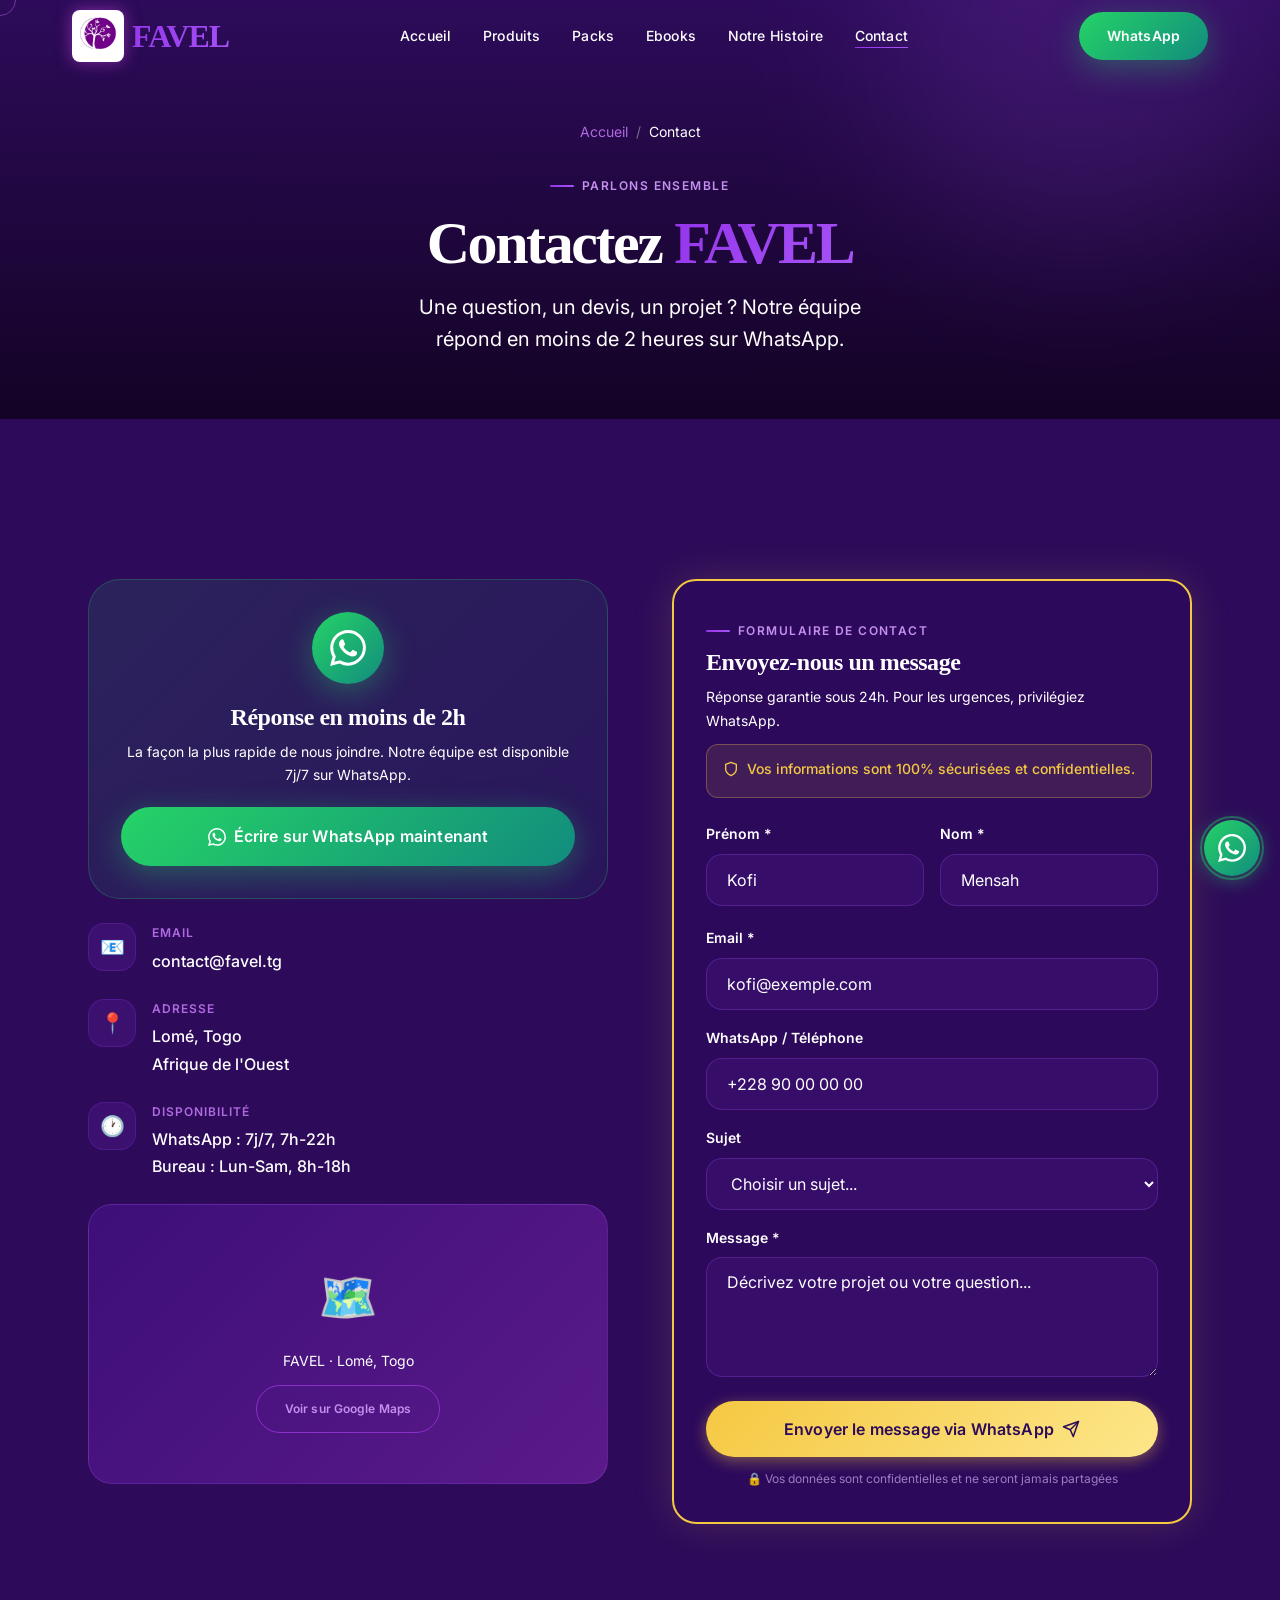
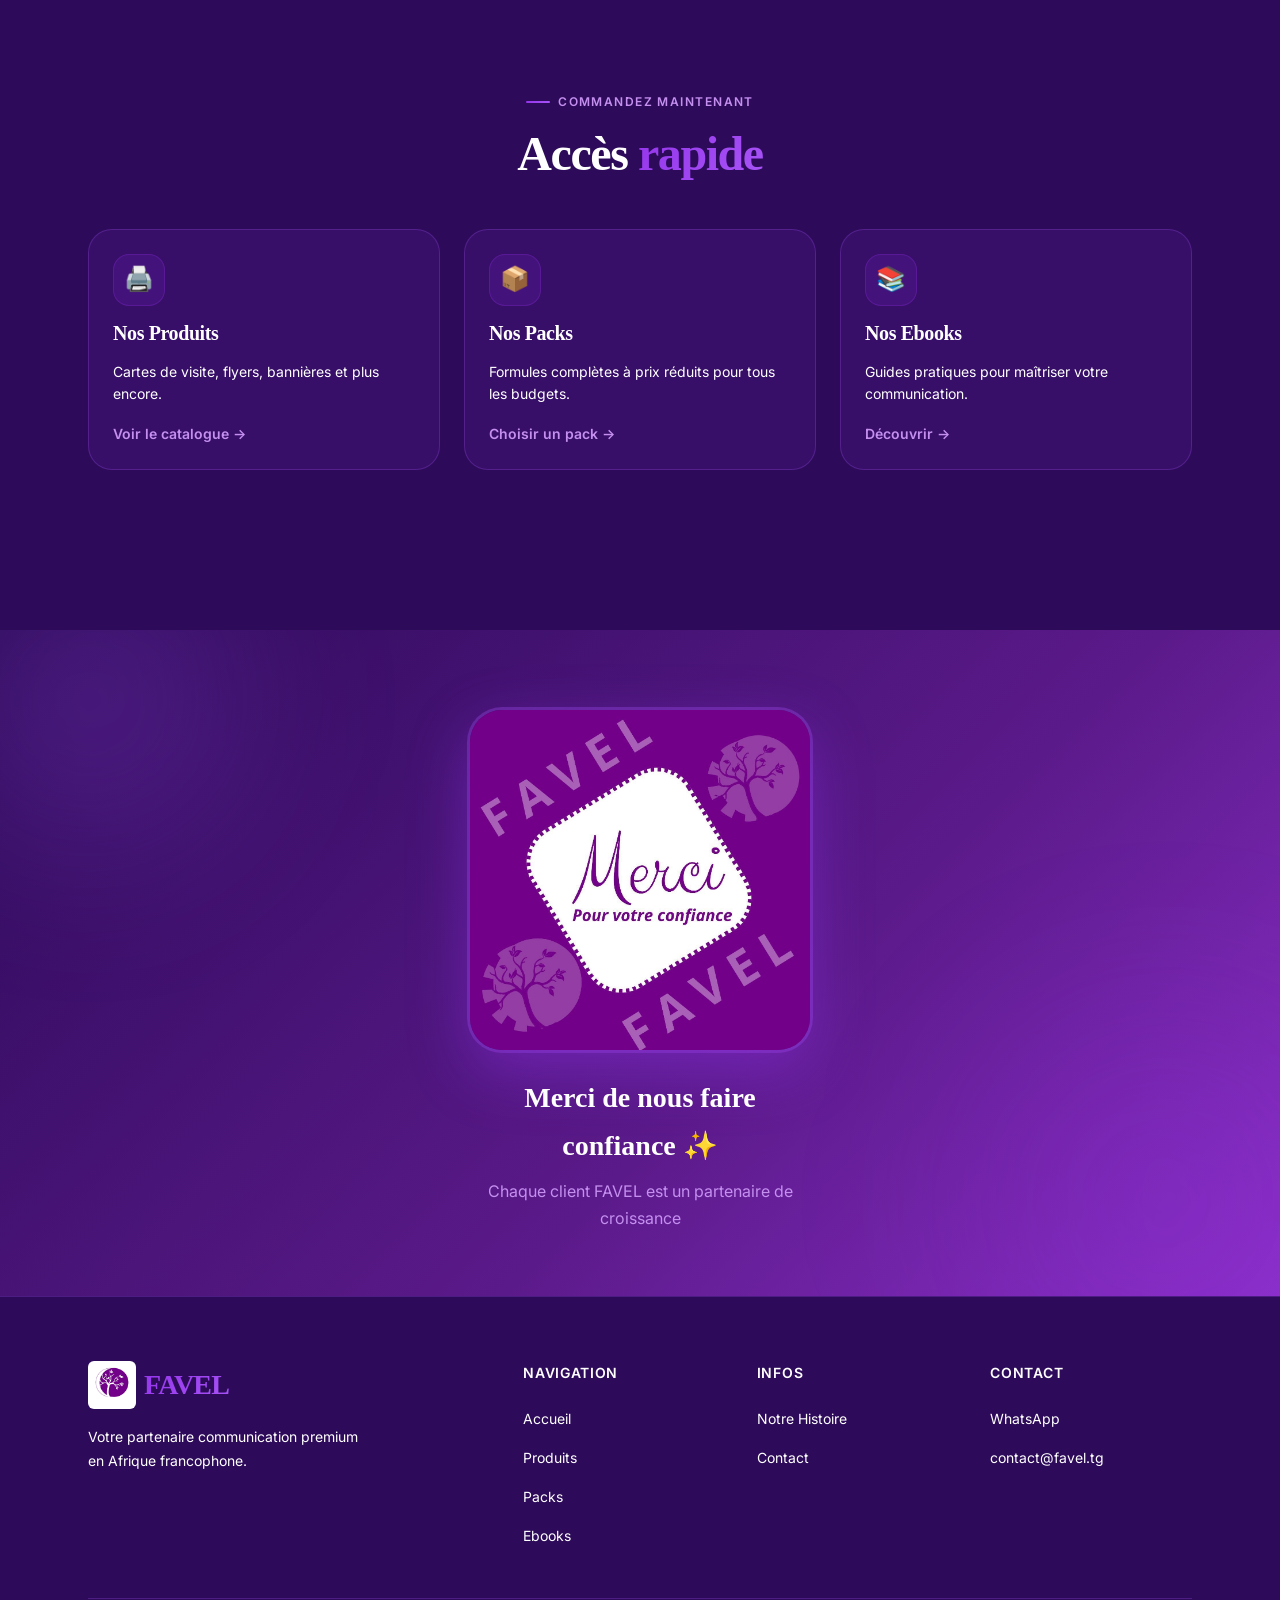
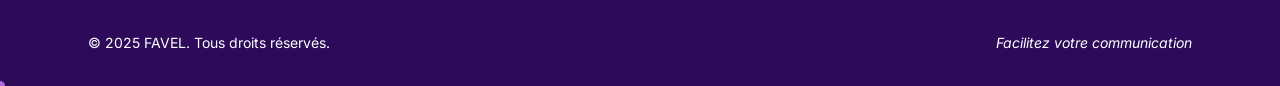
<file: contact.html>
<!DOCTYPE html>
<html lang="fr" dir="ltr">
<head>
  <meta charset="UTF-8">
  <meta name="viewport" content="width=device-width, initial-scale=1.0">
  <meta name="theme-color" content="#1A0533">
  <title>Contact — FAVEL | WhatsApp, Email, Lomé Togo</title>
  <meta name="description" content="Contactez FAVEL pour commander vos supports de communication ou obtenir un devis. Joignez-nous sur WhatsApp, par email ou venez nous voir à Lomé, Togo.">
  <link rel="canonical" href="https://favel.tg/contact.html">
  <link rel="preconnect" href="https://fonts.googleapis.com">
  <link rel="preconnect" href="https://fonts.gstatic.com" crossorigin>
  <link rel="stylesheet" href="css/style.css">
  <link rel="stylesheet" href="css/animations.css">
  <link rel="stylesheet" href="css/components.css">
  <style>
    .contact-form {
      background: var(--glass-bg);
      border: 1px solid var(--glass-border);
      border-radius: var(--radius-2xl);
      padding: var(--space-8);
    }
    .contact-form-grid {
      display: grid;
      grid-template-columns: 1fr;
      gap: var(--space-4);
      margin-bottom: var(--space-5);
    }
    @media (min-width: 480px) {
      .contact-form-grid.two-col { grid-template-columns: 1fr 1fr; }
    }
    .whatsapp-card {
      background: linear-gradient(135deg, rgba(37,211,102,0.12) 0%, rgba(18,140,126,0.08) 100%);
      border: 1px solid rgba(37,211,102,0.25);
      border-radius: var(--radius-2xl);
      padding: var(--space-8);
      text-align: center;
    }
    .whatsapp-card__icon {
      width: 72px;
      height: 72px;
      border-radius: 50%;
      background: linear-gradient(135deg, #25D366, #128C7E);
      display: flex;
      align-items: center;
      justify-content: center;
      margin: 0 auto var(--space-5);
      box-shadow: 0 8px 32px rgba(37,211,102,0.35);
    }
    .schedule-grid {
      display: grid;
      grid-template-columns: 1fr 1fr;
      gap: var(--space-2);
    }
    .schedule-item {
      padding: var(--space-3);
      border-radius: var(--radius-lg);
      background: var(--glass-bg);
      border: 1px solid var(--glass-border);
    }
    .schedule-day {
      font-size: var(--text-xs);
      color: var(--gray-500);
      margin-bottom: 2px;
    }
    .schedule-hours {
      font-size: var(--text-sm);
      color: var(--white);
      font-weight: 500;
    }
    .map-placeholder {
      width: 100%;
      height: 280px;
      background: linear-gradient(135deg, var(--purple-900) 0%, var(--purple-800) 100%);
      border-radius: var(--radius-xl);
      display: flex;
      align-items: center;
      justify-content: center;
      border: 1px solid var(--glass-border);
      flex-direction: column;
      gap: var(--space-3);
    }
  </style>
</head>
<body>
  <a href="#main-content" class="skip-link">Aller au contenu principal</a>
  <div class="page-loader" aria-hidden="true"><div class="loader-logo">FAVEL</div></div>

  <header role="banner">
    <nav class="nav" aria-label="Navigation principale">
      <div class="nav__inner">
        <a href="index.html" class="nav__logo" aria-label="FAVEL — Accueil" style="display:flex;align-items:center;gap:var(--space-2);"><img src="LOGO2.jpg" alt="FAVEL Logo" class="nav__logo-img" width="52" height="52" style="height:52px;width:auto;border-radius:8px;object-fit:contain;"><span style="font-size:2rem;font-weight:900;letter-spacing:-0.03em;background:var(--gradient-cta);-webkit-background-clip:text;-webkit-text-fill-color:transparent;background-clip:text;">FAVEL</span></a>
        <ul class="nav__links" role="list">
          <li><a href="index.html"           class="nav__link">Accueil</a></li>
          <li><a href="produits.html"        class="nav__link">Produits</a></li>
          <li><a href="packs.html"           class="nav__link">Packs</a></li>
          <li><a href="ebooks.html"          class="nav__link">Ebooks</a></li>
          <li><a href="notre-histoire.html"  class="nav__link">Notre Histoire</a></li>
          <li><a href="contact.html"         class="nav__link active" aria-current="page">Contact</a></li>
        </ul>
        <div class="nav__cta"><a href="https://wa.me/22890000000" target="_blank" rel="noopener noreferrer" class="btn btn-whatsapp">WhatsApp</a></div>
        <button class="nav__hamburger" aria-label="Ouvrir le menu" aria-expanded="false"><span></span><span></span><span></span></button>
      </div>
    </nav>
    <nav class="nav__mobile" aria-label="Menu mobile">
      <a href="index.html"          class="nav__mobile-link">Accueil</a>
      <a href="produits.html"       class="nav__mobile-link">Produits</a>
      <a href="packs.html"          class="nav__mobile-link">Packs</a>
      <a href="ebooks.html"         class="nav__mobile-link">Ebooks</a>
      <a href="notre-histoire.html" class="nav__mobile-link">Notre Histoire</a>
      <a href="contact.html"        class="nav__mobile-link">Contact</a>
    </nav>
  </header>

  <main id="main-content">

    <!-- Page Header -->
    <section class="page-header">
      <div class="orb orb-purple" style="width:400px;height:400px;top:-150px;right:0;opacity:0.15;" aria-hidden="true"></div>
      <div class="container" style="position:relative;z-index:2;">
        <nav aria-label="Fil d'Ariane">
          <ol class="breadcrumb" style="justify-content:center;">
            <li><a href="index.html">Accueil</a></li>
            <li class="breadcrumb__sep" aria-hidden="true">/</li>
            <li aria-current="page">Contact</li>
          </ol>
        </nav>
        <p class="section-label" style="justify-content:center;" data-reveal="fade-up">Parlons ensemble</p>
        <h1 class="page-header__title" data-reveal="fade-up" data-delay="100">
          Contactez <span class="text-gradient">FAVEL</span>
        </h1>
        <p class="page-header__subtitle" data-reveal="fade-up" data-delay="200">
          Une question, un devis, un projet ? Notre équipe répond en moins de 2 heures sur WhatsApp.
        </p>
      </div>
    </section>

    <!-- Contact Section -->
    <section class="section" aria-labelledby="contact-title">
      <div class="container">
        <h2 class="sr-only" id="contact-title">Nos coordonnées et formulaire de contact</h2>
        <div class="contact-grid">

          <!-- Left: Info -->
          <div data-reveal="fade-right">

            <!-- WhatsApp Card -->
            <div class="whatsapp-card" style="margin-bottom:var(--space-6);">
              <div class="whatsapp-card__icon" aria-hidden="true">
                <svg width="36" height="36" viewBox="0 0 24 24" fill="white" aria-hidden="true"><path d="M17.472 14.382c-.297-.149-1.758-.867-2.03-.967-.273-.099-.471-.148-.67.15-.197.297-.767.966-.94 1.164-.173.199-.347.223-.644.075-.297-.15-1.255-.463-2.39-1.475-.883-.788-1.48-1.761-1.653-2.059-.173-.297-.018-.458.13-.606.134-.133.298-.347.446-.52.149-.174.198-.298.298-.497.099-.198.05-.371-.025-.52-.075-.149-.669-1.612-.916-2.207-.242-.579-.487-.5-.669-.51-.173-.008-.371-.01-.57-.01-.198 0-.52.074-.792.372-.272.297-1.04 1.016-1.04 2.479 0 1.462 1.065 2.875 1.213 3.074.149.198 2.096 3.2 5.077 4.487.709.306 1.262.489 1.694.625.712.227 1.36.195 1.871.118.571-.085 1.758-.719 2.006-1.413.248-.694.248-1.289.173-1.413-.074-.124-.272-.198-.57-.347m-5.421 7.403h-.004a9.87 9.87 0 01-5.031-1.378l-.361-.214-3.741.982.998-3.648-.235-.374a9.86 9.86 0 01-1.51-5.26c.001-5.45 4.436-9.884 9.888-9.884 2.64 0 5.122 1.03 6.988 2.898a9.825 9.825 0 012.893 6.994c-.003 5.45-4.437 9.884-9.885 9.884m8.413-18.297A11.815 11.815 0 0012.05 0C5.495 0 .16 5.335.157 11.892c0 2.096.547 4.142 1.588 5.945L.057 24l6.305-1.654a11.882 11.882 0 005.683 1.448h.005c6.554 0 11.890-5.335 11.893-11.893a11.821 11.821 0 00-3.48-8.413Z"/></svg>
              </div>
              <h3 style="font-family:var(--font-display);font-size:var(--text-2xl);font-weight:700;color:var(--white);margin-bottom:var(--space-2);">Réponse en moins de 2h</h3>
              <p style="font-size:var(--text-sm);color:var(--gray-400);margin-bottom:var(--space-5);">La façon la plus rapide de nous joindre. Notre équipe est disponible 7j/7 sur WhatsApp.</p>
              <a href="https://wa.me/22890000000?text=Bonjour%20FAVEL%2C%20je%20souhaite%20avoir%20des%20informations%20sur%20vos%20services."
                 target="_blank" rel="noopener noreferrer"
                 class="btn btn-whatsapp btn-lg w-full" style="justify-content:center;">
                <svg width="18" height="18" viewBox="0 0 24 24" fill="currentColor" aria-hidden="true"><path d="M17.472 14.382c-.297-.149-1.758-.867-2.03-.967-.273-.099-.471-.148-.67.15-.197.297-.767.966-.94 1.164-.173.199-.347.223-.644.075-.297-.15-1.255-.463-2.39-1.475-.883-.788-1.48-1.761-1.653-2.059-.173-.297-.018-.458.13-.606.134-.133.298-.347.446-.52.149-.174.198-.298.298-.497.099-.198.05-.371-.025-.52-.075-.149-.669-1.612-.916-2.207-.242-.579-.487-.5-.669-.51-.173-.008-.371-.01-.57-.01-.198 0-.52.074-.792.372-.272.297-1.04 1.016-1.04 2.479 0 1.462 1.065 2.875 1.213 3.074.149.198 2.096 3.2 5.077 4.487.709.306 1.262.489 1.694.625.712.227 1.36.195 1.871.118.571-.085 1.758-.719 2.006-1.413.248-.694.248-1.289.173-1.413-.074-.124-.272-.198-.57-.347m-5.421 7.403h-.004a9.87 9.87 0 01-5.031-1.378l-.361-.214-3.741.982.998-3.648-.235-.374a9.86 9.86 0 01-1.51-5.26c.001-5.45 4.436-9.884 9.888-9.884 2.64 0 5.122 1.03 6.988 2.898a9.825 9.825 0 012.893 6.994c-.003 5.45-4.437 9.884-9.885 9.884m8.413-18.297A11.815 11.815 0 0012.05 0C5.495 0 .16 5.335.157 11.892c0 2.096.547 4.142 1.588 5.945L.057 24l6.305-1.654a11.882 11.882 0 005.683 1.448h.005c6.554 0 11.890-5.335 11.893-11.893a11.821 11.821 0 00-3.48-8.413Z"/></svg>
                Écrire sur WhatsApp maintenant
              </a>
            </div>

            <!-- Contact Info -->
            <div style="margin-bottom:var(--space-6);">
              <div class="contact-info-item">
                <div class="contact-info-icon" aria-hidden="true">📧</div>
                <div>
                  <p class="contact-info-label">Email</p>
                  <a href="mailto:contact@favel.tg" class="contact-info-value">contact@favel.tg</a>
                </div>
              </div>
              <div class="contact-info-item">
                <div class="contact-info-icon" aria-hidden="true">📍</div>
                <div>
                  <p class="contact-info-label">Adresse</p>
                  <p class="contact-info-value">Lomé, Togo<br>Afrique de l'Ouest</p>
                </div>
              </div>
              <div class="contact-info-item">
                <div class="contact-info-icon" aria-hidden="true">🕐</div>
                <div>
                  <p class="contact-info-label">Disponibilité</p>
                  <p class="contact-info-value">WhatsApp : 7j/7, 7h-22h<br>Bureau : Lun-Sam, 8h-18h</p>
                </div>
              </div>
            </div>

            <!-- Map Placeholder -->
            <div class="map-placeholder" role="img" aria-label="Localisation de FAVEL à Lomé, Togo">
              <span style="font-size:3rem;" aria-hidden="true">🗺️</span>
              <p style="font-size:var(--text-sm);color:var(--gray-400);">FAVEL · Lomé, Togo</p>
              <a href="https://maps.google.com/?q=Lomé+Togo" target="_blank" rel="noopener noreferrer" class="btn btn-ghost" style="font-size:var(--text-xs);">Voir sur Google Maps</a>
            </div>
          </div>

          <!-- Right: Contact Form -->
          <div data-reveal="fade-left">
            <div class="contact-form" style="background: rgba(45,10,92,0.85); border: 2px solid var(--gold); padding: var(--space-8); border-radius: var(--radius-xl); box-shadow: 0 0 40px rgba(245, 200, 66, 0.15); position: relative; z-index: 10;">
              <header style="margin-bottom:var(--space-6);">
                <p class="section-label" style="margin-bottom:var(--space-2);">Formulaire de contact</p>
                <h2 style="font-family:var(--font-display);font-size:var(--text-2xl);font-weight:700;color:var(--white);margin-bottom:var(--space-2);">Envoyez-nous un message</h2>
                <p style="font-size:var(--text-sm);color:var(--gray-400); margin-bottom: var(--space-3);">Réponse garantie sous 24h. Pour les urgences, privilégiez WhatsApp.</p>
                <div style="background: rgba(245, 200, 66, 0.1); border: 1px solid rgba(245, 200, 66, 0.3); padding: var(--space-3) var(--space-4); border-radius: var(--radius-md); display: inline-block;">
                  <span style="display:inline-flex; align-items:center; gap:var(--space-2); color:var(--gold); font-weight: 500; font-size: var(--text-sm);">
                    <svg width="16" height="16" viewBox="0 0 24 24" fill="none" stroke="currentColor" stroke-width="2" stroke-linecap="round" stroke-linejoin="round"><path d="M12 22s8-4 8-10V5l-8-3-8 3v7c0 6 8 10 8 10z"/></svg>
                    Vos informations sont 100% sécurisées et confidentielles.
                  </span>
                </div>
              </header>

              <form id="contact-form" novalidate>
                <div class="contact-form-grid two-col">
                  <div class="form-group">
                    <label class="form-label" for="contact-prenom">Prénom *</label>
                    <input class="form-input" type="text" id="contact-prenom" name="prenom" placeholder="Kofi" required autocomplete="given-name">
                  </div>
                  <div class="form-group">
                    <label class="form-label" for="contact-nom">Nom *</label>
                    <input class="form-input" type="text" id="contact-nom" name="nom" placeholder="Mensah" required autocomplete="family-name">
                  </div>
                </div>

                <div class="contact-form-grid" style="margin-bottom:var(--space-4);">
                  <div class="form-group">
                    <label class="form-label" for="contact-email">Email *</label>
                    <input class="form-input" type="email" id="contact-email" name="email" placeholder="kofi@exemple.com" required autocomplete="email">
                  </div>
                  <div class="form-group">
                    <label class="form-label" for="contact-phone">WhatsApp / Téléphone</label>
                    <input class="form-input" type="tel" id="contact-phone" name="phone" placeholder="+228 90 00 00 00" autocomplete="tel">
                  </div>
                </div>

                <div class="form-group" style="margin-bottom:var(--space-4);">
                  <label class="form-label" for="contact-subject">Sujet</label>
                  <select class="form-input" id="contact-subject" name="subject">
                    <option value="">Choisir un sujet...</option>
                    <option value="devis">Demande de devis</option>
                    <option value="commande">Suivi de commande</option>
                    <option value="pack">Renseignement sur les packs</option>
                    <option value="ebook">Renseignement sur l'ebook</option>
                    <option value="partenariat">Partenariat</option>
                    <option value="autre">Autre</option>
                  </select>
                </div>

                <div class="form-group" style="margin-bottom:var(--space-6);">
                  <label class="form-label" for="contact-message">Message *</label>
                  <textarea
                    class="form-input"
                    id="contact-message"
                    name="message"
                    rows="5"
                    placeholder="Décrivez votre projet ou votre question..."
                    required
                    style="resize:vertical;min-height:120px;height:120px;"
                  ></textarea>
                </div>

                <button type="submit" class="btn btn-primary btn-lg w-full" id="contact-submit">
                  Envoyer le message via WhatsApp
                  <svg width="18" height="18" viewBox="0 0 24 24" fill="none" stroke="currentColor" stroke-width="2" stroke-linecap="round" stroke-linejoin="round" aria-hidden="true"><line x1="22" y1="2" x2="11" y2="13"/><polygon points="22 2 15 22 11 13 2 9 22 2"/></svg>
                </button>

                <p style="text-align:center;font-size:var(--text-xs);color:var(--gray-600);margin-top:var(--space-3);">
                  🔒 Vos données sont confidentielles et ne seront jamais partagées
                </p>
              </form>
            </div>
          </div>
        </div>
      </div>
    </section>

    <!-- Quick Links -->
    <section class="section" style="padding-top:0;" aria-labelledby="quick-title">
      <div class="container">
        <header class="section-header section-header--center" data-reveal="fade-up">
          <p class="section-label">Commandez maintenant</p>
          <h2 class="section-title" id="quick-title">Accès <span class="highlight">rapide</span></h2>
        </header>
        <div class="grid-3" data-stagger>
          <a href="produits.html" class="service-card">
            <div class="service-card__icon" aria-hidden="true">🖨️</div>
            <h3 class="service-card__title">Nos Produits</h3>
            <p class="service-card__text">Cartes de visite, flyers, bannières et plus encore.</p>
            <span class="service-card__link">Voir le catalogue →</span>
          </a>
          <a href="packs.html" class="service-card">
            <div class="service-card__icon" aria-hidden="true">📦</div>
            <h3 class="service-card__title">Nos Packs</h3>
            <p class="service-card__text">Formules complètes à prix réduits pour tous les budgets.</p>
            <span class="service-card__link">Choisir un pack →</span>
          </a>
          <a href="ebooks.html" class="service-card">
            <div class="service-card__icon" aria-hidden="true">📚</div>
            <h3 class="service-card__title">Nos Ebooks</h3>
            <p class="service-card__text">Guides pratiques pour maîtriser votre communication.</p>
            <span class="service-card__link">Découvrir →</span>
          </a>
        </div>
      </div>
    </section>

    <!-- ── SECTION MERCI ─────────────────────────────────── -->
    <section aria-label="Remerciements FAVEL" style="padding-block:var(--space-20) var(--space-16);background:linear-gradient(135deg,#2D0B5A 0%,#5B1A8A 60%,#8B2FC9 100%);overflow:hidden;position:relative;">
      <div aria-hidden="true" style="position:absolute;top:-80px;left:-60px;width:300px;height:300px;background:rgba(168,85,247,0.18);border-radius:50%;filter:blur(80px);"></div>
      <div aria-hidden="true" style="position:absolute;bottom:-80px;right:-60px;width:350px;height:350px;background:rgba(147,51,234,0.15);border-radius:50%;filter:blur(100px);"></div>
      <div class="container" style="text-align:center;position:relative;z-index:2;">
        <figure style="margin:0 auto;max-width:340px;">
          <img src="MERCI.jpg" alt="Merci pour votre confiance — FAVEL" width="340" height="340" loading="lazy"
               style="width:100%;max-width:340px;height:auto;border-radius:var(--radius-2xl);box-shadow:0 20px 60px rgba(147,51,234,0.45),0 0 0 3px rgba(168,85,247,0.3);">
          <figcaption style="margin-top:var(--space-6);font-family:var(--font-display);font-size:clamp(1.25rem,3vw,1.75rem);font-weight:700;color:var(--white);">
            Merci de nous faire confiance ✨
            <span style="display:block;font-family:var(--font-body);font-size:var(--text-base);font-weight:400;color:var(--purple-300);margin-top:var(--space-2);">Chaque client FAVEL est un partenaire de croissance</span>
          </figcaption>
        </figure>
      </div>
    </section>

  </main>

  <footer class="footer" role="contentinfo">
    <div class="container">
      <div class="footer__grid">
        <div class="footer__brand">
          <a href="index.html" class="nav__logo" aria-label="FAVEL — Accueil" style="display:flex;align-items:center;gap:var(--space-2);"><img src="LOGO2.jpg" alt="FAVEL Logo" width="48" height="48" style="height:48px;width:auto;border-radius:6px;object-fit:contain;"><span style="font-size:1.75rem;font-weight:900;letter-spacing:-0.03em;background:var(--gradient-cta);-webkit-background-clip:text;-webkit-text-fill-color:transparent;background-clip:text;">FAVEL</span></a>
          <p>Votre partenaire communication premium en Afrique francophone.</p>
        </div>
        <nav aria-label="Pages"><p class="footer__title">Navigation</p><ul class="footer__links" role="list"><li><a href="index.html" class="footer__link">Accueil</a></li><li><a href="produits.html" class="footer__link">Produits</a></li><li><a href="packs.html" class="footer__link">Packs</a></li><li><a href="ebooks.html" class="footer__link">Ebooks</a></li></ul></nav>
        <nav aria-label="Infos"><p class="footer__title">Infos</p><ul class="footer__links" role="list"><li><a href="notre-histoire.html" class="footer__link">Notre Histoire</a></li><li><a href="contact.html" class="footer__link">Contact</a></li></ul></nav>
        <div><p class="footer__title">Contact</p><ul class="footer__links" role="list"><li><a href="https://wa.me/22890000000" class="footer__link" target="_blank" rel="noopener">WhatsApp</a></li><li><a href="mailto:contact@favel.tg" class="footer__link">contact@favel.tg</a></li></ul></div>
      </div>
      <div class="footer__bottom">
        <p class="footer__copy">© 2025 FAVEL. Tous droits réservés.</p>
        <p class="footer__copy"><em>Facilitez votre communication</em></p>
      </div>
    </div>
  </footer>

  <a href="https://wa.me/22890000000" class="whatsapp-float" target="_blank" rel="noopener noreferrer" aria-label="Chat WhatsApp FAVEL">
    <div class="whatsapp-float__pulse" aria-hidden="true"></div>
    <svg viewBox="0 0 24 24" aria-hidden="true"><path d="M17.472 14.382c-.297-.149-1.758-.867-2.03-.967-.273-.099-.471-.148-.67.15-.197.297-.767.966-.94 1.164-.173.199-.347.223-.644.075-.297-.15-1.255-.463-2.39-1.475-.883-.788-1.48-1.761-1.653-2.059-.173-.297-.018-.458.13-.606.134-.133.298-.347.446-.52.149-.174.198-.298.298-.497.099-.198.05-.371-.025-.52-.075-.149-.669-1.612-.916-2.207-.242-.579-.487-.5-.669-.51-.173-.008-.371-.01-.57-.01-.198 0-.52.074-.792.372-.272.297-1.04 1.016-1.04 2.479 0 1.462 1.065 2.875 1.213 3.074.149.198 2.096 3.2 5.077 4.487.709.306 1.262.489 1.694.625.712.227 1.36.195 1.871.118.571-.085 1.758-.719 2.006-1.413.248-.694.248-1.289.173-1.413-.074-.124-.272-.198-.57-.347m-5.421 7.403h-.004a9.87 9.87 0 01-5.031-1.378l-.361-.214-3.741.982.998-3.648-.235-.374a9.86 9.86 0 01-1.51-5.26c.001-5.45 4.436-9.884 9.888-9.884 2.64 0 5.122 1.03 6.988 2.898a9.825 9.825 0 012.893 6.994c-.003 5.45-4.437 9.884-9.885 9.884m8.413-18.297A11.815 11.815 0 0012.05 0C5.495 0 .16 5.335.157 11.892c0 2.096.547 4.142 1.588 5.945L.057 24l6.305-1.654a11.882 11.882 0 005.683 1.448h.005c6.554 0 11.890-5.335 11.893-11.893a11.821 11.821 0 00-3.48-8.413Z"/></svg>
  </a>
  <button class="scroll-top" aria-label="Retour en haut de page">
    <svg width="18" height="18" viewBox="0 0 24 24" fill="none" stroke="currentColor" stroke-width="2" stroke-linecap="round" stroke-linejoin="round" aria-hidden="true"><path d="M18 15l-6-6-6 6"/></svg>
  </button>

  <script src="js/main.js" defer></script>
  <script src="js/purchase.js" defer></script>
  <script>
    // Contact form → WhatsApp redirect
    document.getElementById('contact-form').addEventListener('submit', function(e) {
      e.preventDefault();
      const prenom  = document.getElementById('contact-prenom').value.trim();
      const nom     = document.getElementById('contact-nom').value.trim();
      const email   = document.getElementById('contact-email').value.trim();
      const phone   = document.getElementById('contact-phone').value.trim();
      const subject = document.getElementById('contact-subject').value;
      const message = document.getElementById('contact-message').value.trim();

      if (!prenom || !nom || !email || !message) {
        window.FavelApp?.showToast('Veuillez remplir tous les champs obligatoires.');
        return;
      }

      const wa_message = [
        `Bonjour FAVEL ! 👋`,
        ``,
        `Nouveau message depuis le site web :`,
        `Nom : *${prenom} ${nom}*`,
        `Email : ${email}`,
        phone ? `Tél : ${phone}` : '',
        subject ? `Sujet : ${subject}` : '',
        ``,
        `Message :`,
        message,
        ``,
        `Merci de me répondre dès que possible. 🙏`
      ].filter(Boolean).join('\n');

      window.open(`https://wa.me/22890000000?text=${encodeURIComponent(wa_message)}`, '_blank', 'noopener,noreferrer');
      window.FavelApp?.showToast('Redirection vers WhatsApp...');
      this.reset();
    });
  </script>
</body>
</html>
</file>
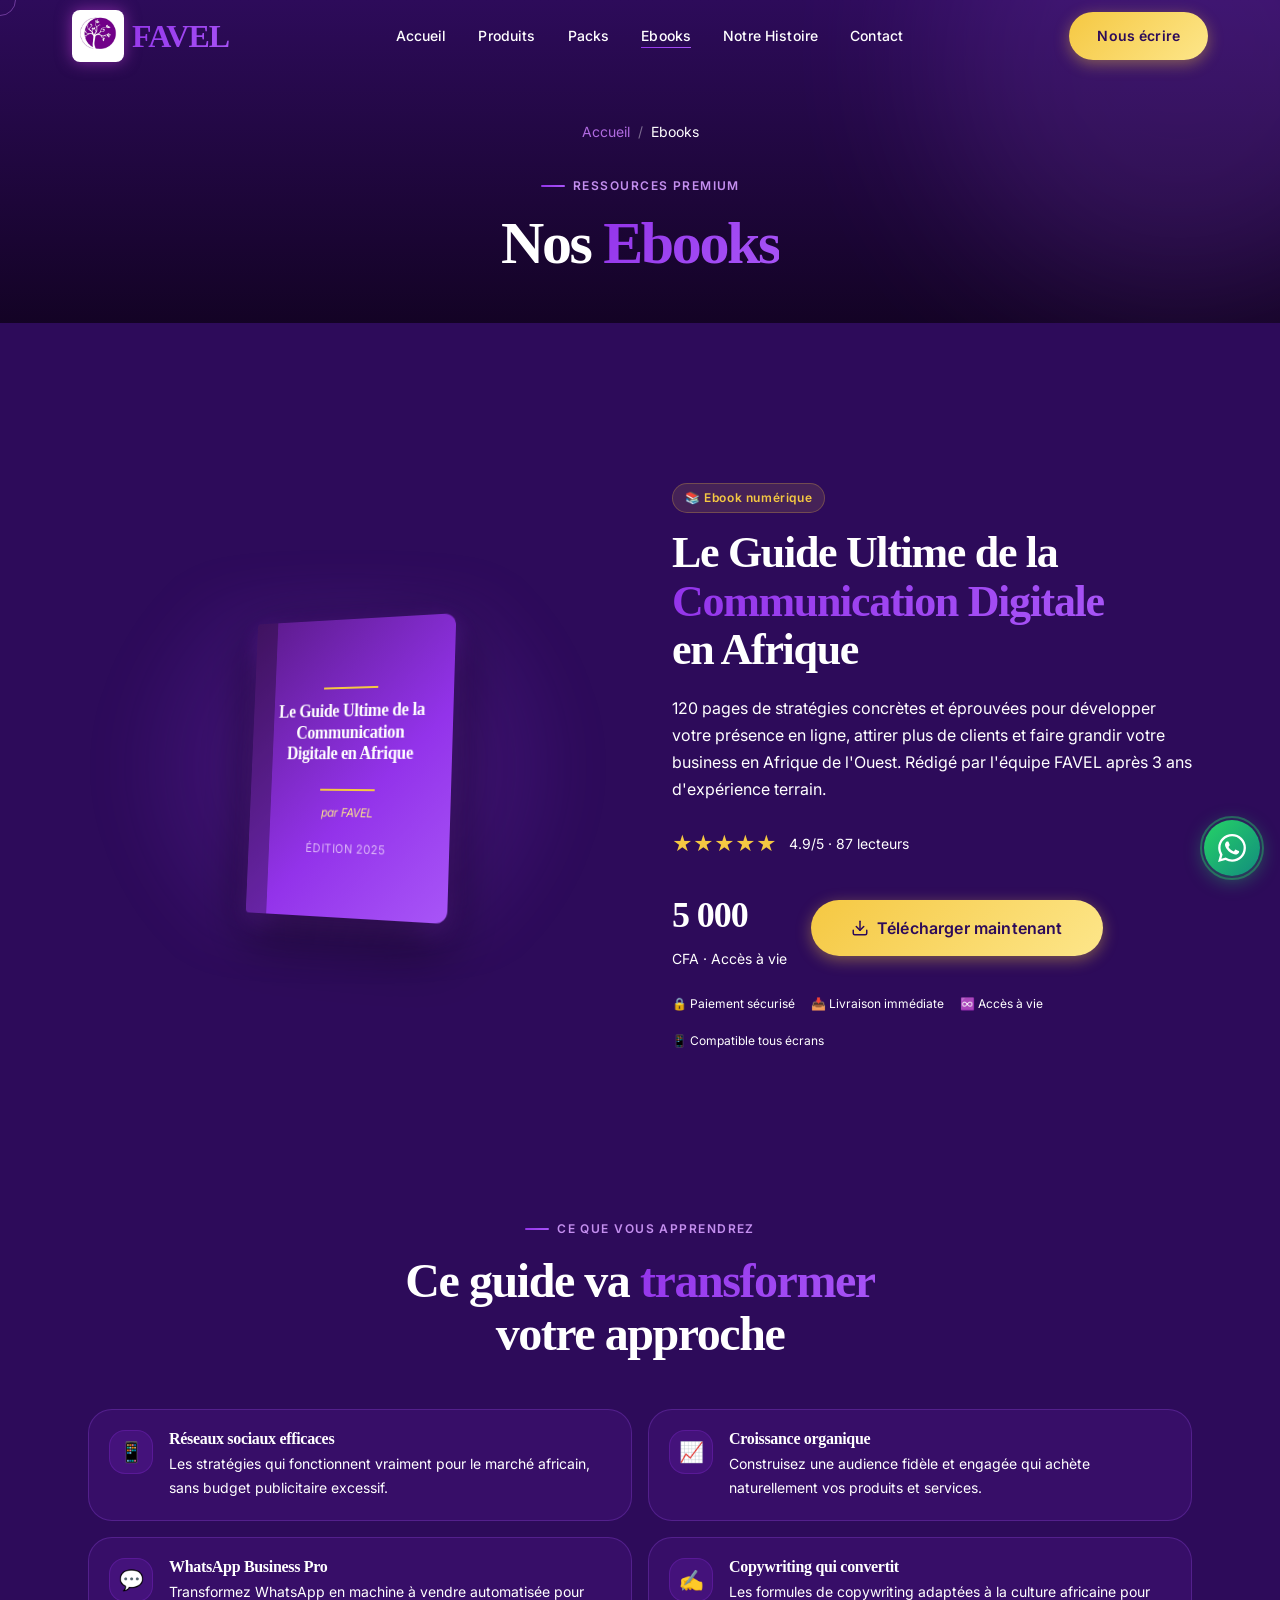
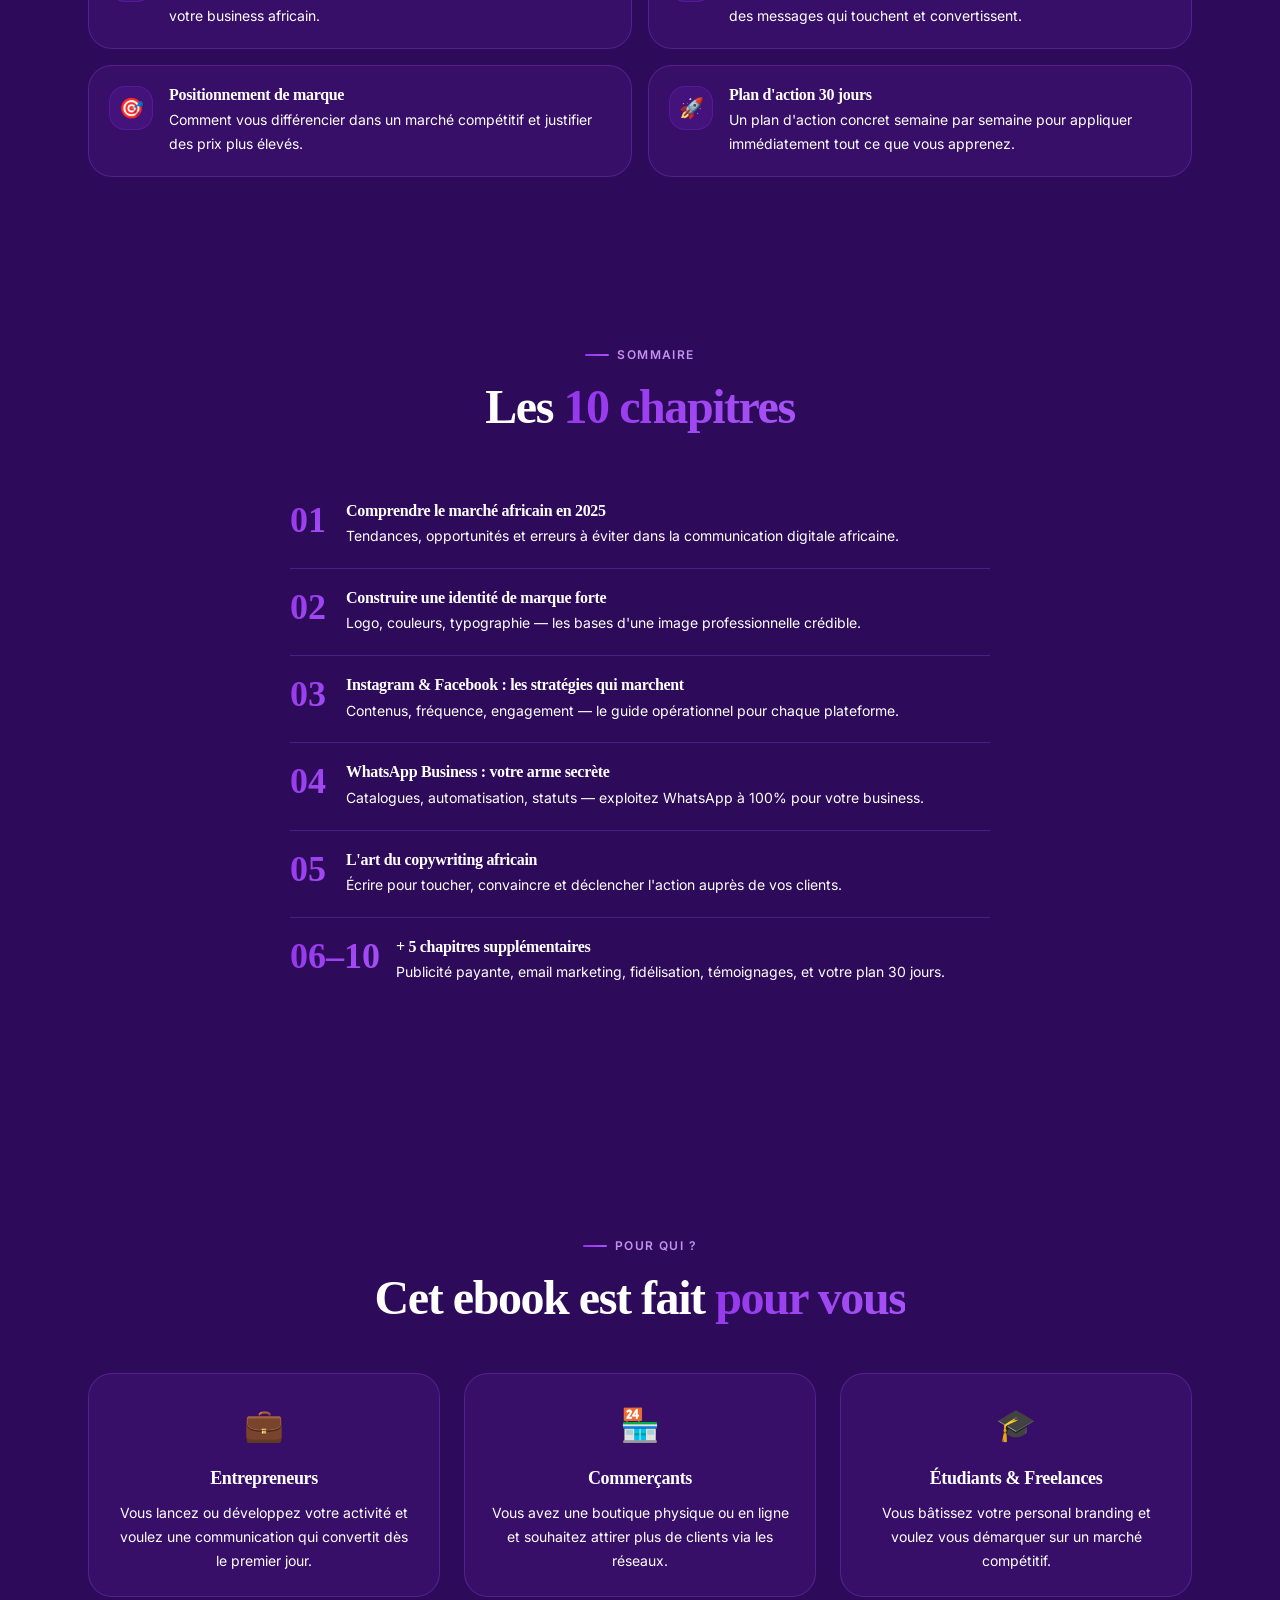
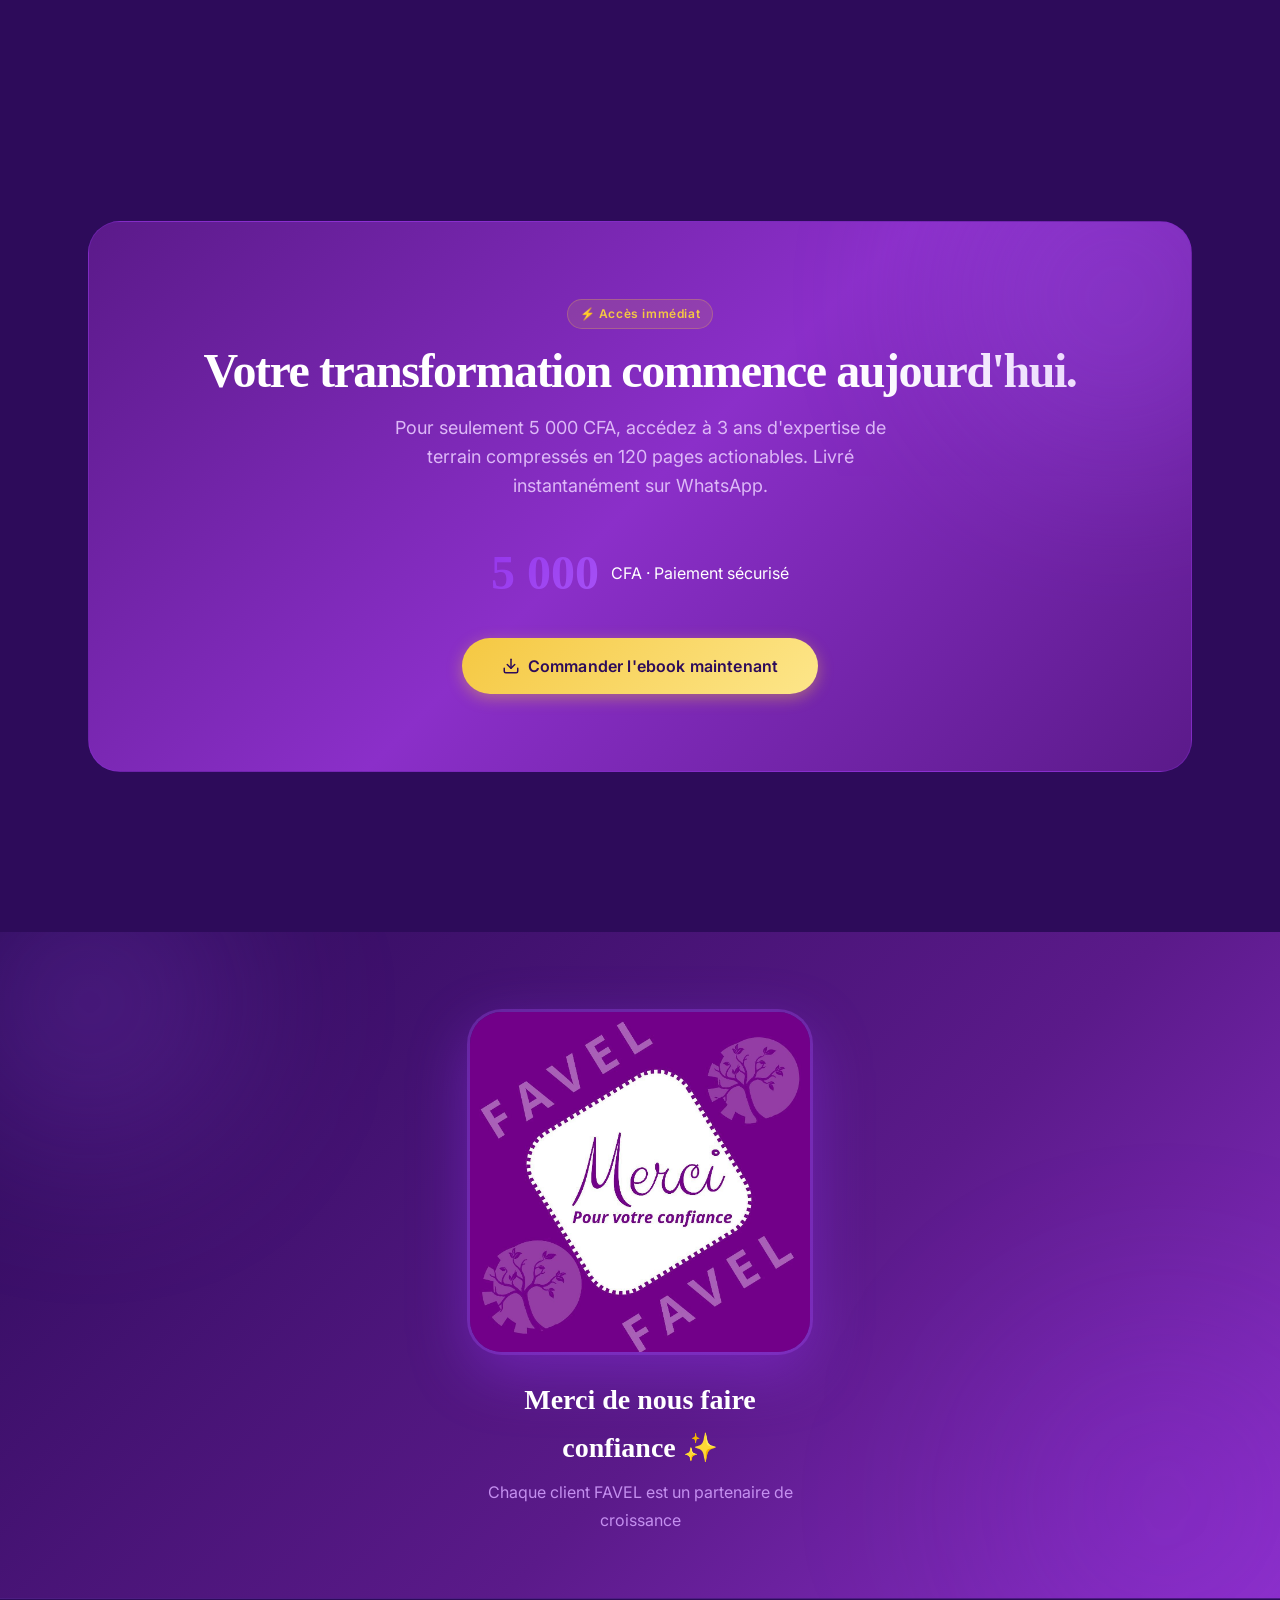
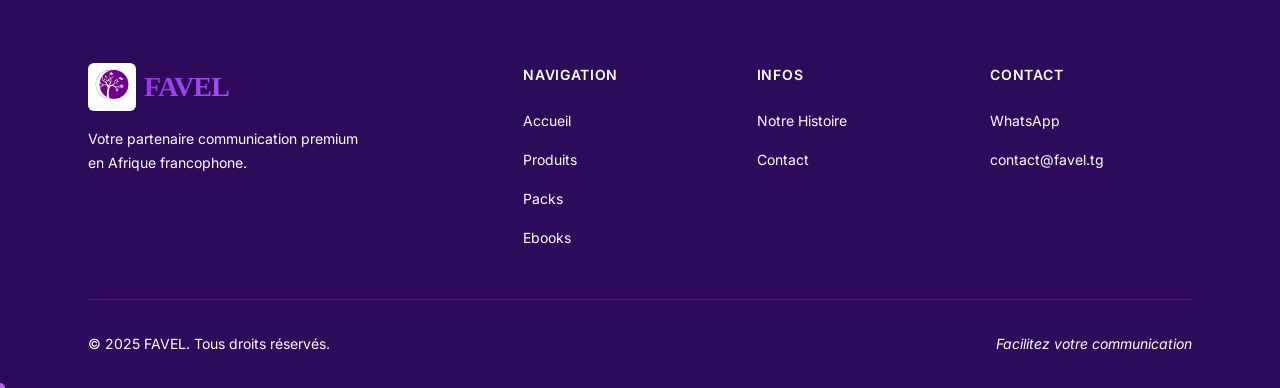
<file: ebooks.html>
<!DOCTYPE html>
<html lang="fr" dir="ltr">
<head>
  <meta charset="UTF-8">
  <meta name="viewport" content="width=device-width, initial-scale=1.0">
  <meta name="theme-color" content="#1A0533">
  <title>Ebook — Guide Communication Digitale Afrique | FAVEL</title>
  <meta name="description" content="Téléchargez 'Le Guide Ultime de la Communication Digitale en Afrique' par FAVEL. Stratégies éprouvées, conseils pratiques, outils pour développer votre business en Afrique de l'Ouest.">
  <link rel="canonical" href="https://favel.tg/ebooks.html">
  <link rel="preconnect" href="https://fonts.googleapis.com">
  <link rel="preconnect" href="https://fonts.gstatic.com" crossorigin>
  <link rel="stylesheet" href="css/style.css">
  <link rel="stylesheet" href="css/animations.css">
  <link rel="stylesheet" href="css/components.css">
  <style>
    .ebook-benefits-grid {
      display: grid;
      grid-template-columns: 1fr;
      gap: var(--space-4);
    }
    @media (min-width: 640px) {
      .ebook-benefits-grid { grid-template-columns: repeat(2, 1fr); }
    }
    .ebook-benefit-card {
      display: flex;
      align-items: flex-start;
      gap: var(--space-4);
      padding: var(--space-5);
      border-radius: var(--radius-xl);
      border: 1px solid var(--glass-border);
      background: var(--glass-bg);
      transition: all var(--duration-normal) var(--ease-smooth);
    }
    .ebook-benefit-card:hover {
      border-color: rgba(147,51,234,0.3);
      transform: translateY(-2px);
    }
    .ebook-benefit-icon {
      width: 44px;
      height: 44px;
      border-radius: var(--radius-lg);
      background: rgba(147,51,234,0.15);
      border: 1px solid rgba(147,51,234,0.25);
      display: flex;
      align-items: center;
      justify-content: center;
      font-size: 20px;
      flex-shrink: 0;
    }
    .ebook-chapter {
      display: flex;
      gap: var(--space-4);
      padding-block: var(--space-5);
      border-bottom: 1px solid var(--glass-border);
    }
    .ebook-chapter:last-child { border-bottom: none; }
    .ebook-chapter-num {
      font-family: var(--font-display);
      font-size: var(--text-4xl);
      font-weight: 900;
      background: var(--gradient-cta);
      -webkit-background-clip: text;
      -webkit-text-fill-color: transparent;
      background-clip: text;
      line-height: 1;
      min-width: 40px;
    }
    .ebook-chapter h3 {
      font-size: var(--text-base);
      font-weight: 700;
      color: var(--white);
      margin-bottom: var(--space-1);
    }
    .ebook-chapter p {
      font-size: var(--text-sm);
      color: var(--gray-400);
    }
    /* Book 3D effect */
    .book-3d {
      perspective: 1200px;
      width: 220px;
      margin: 0 auto;
    }
    .book-3d-inner {
      width: 220px;
      height: 300px;
      position: relative;
      transform-style: preserve-3d;
      transform: rotateY(-25deg) rotateX(5deg);
      animation: book-hover 4s ease-in-out infinite;
    }
    @keyframes book-hover {
      0%, 100% { transform: rotateY(-25deg) rotateX(5deg); }
      50% { transform: rotateY(-20deg) rotateX(8deg) translateY(-8px); }
    }
    .book-face {
      position: absolute;
      inset: 0;
      background: linear-gradient(135deg, var(--purple-800) 0%, var(--purple-600) 60%, var(--purple-500) 100%);
      border-radius: 4px 12px 12px 4px;
      display: flex;
      flex-direction: column;
      align-items: center;
      justify-content: center;
      padding: var(--space-6);
      text-align: center;
      box-shadow: 0 20px 60px rgba(0,0,0,0.6), 0 8px 24px rgba(147,51,234,0.4);
    }
    .book-face::before {
      content: '';
      position: absolute;
      left: 0;
      top: 0;
      bottom: 0;
      width: 24px;
      background: rgba(0,0,0,0.3);
      border-radius: 4px 0 0 4px;
    }
    .book-spine {
      position: absolute;
      left: -24px;
      top: 0;
      bottom: 0;
      width: 24px;
      background: var(--purple-900);
      transform: rotateY(90deg);
      transform-origin: right;
    }
    .book-title-text {
      font-family: var(--font-display);
      font-size: var(--text-lg);
      font-weight: 900;
      color: white;
      line-height: 1.2;
      margin-bottom: var(--space-3);
      letter-spacing: -0.02em;
    }
    .book-subtitle-text {
      font-size: var(--text-xs);
      color: var(--purple-200);
      letter-spacing: 0.05em;
      text-transform: uppercase;
    }
    .book-gold-line {
      width: 60px;
      height: 2px;
      background: var(--gold);
      margin: var(--space-3) auto;
    }
    .book-author {
      font-size: var(--text-xs);
      color: var(--gold-light);
      font-style: italic;
    }
    .book-glow {
      position: absolute;
      inset: -30px;
      background: radial-gradient(circle, rgba(147,51,234,0.3) 0%, transparent 70%);
      filter: blur(20px);
      pointer-events: none;
    }
  </style>
</head>
<body>
  <a href="#main-content" class="skip-link">Aller au contenu principal</a>
  <div class="page-loader" aria-hidden="true"><div class="loader-logo">FAVEL</div></div>

  <header role="banner">
    <nav class="nav" aria-label="Navigation principale">
      <div class="nav__inner">
        <a href="index.html" class="nav__logo" aria-label="FAVEL — Accueil" style="display:flex;align-items:center;gap:var(--space-2);">
          <img src="LOGO2.jpg" alt="FAVEL Logo" class="nav__logo-img" width="52" height="52" style="height:52px;width:auto;border-radius:8px;object-fit:contain;">
          <span style="font-size:2rem;font-weight:900;letter-spacing:-0.03em;background:var(--gradient-cta);-webkit-background-clip:text;-webkit-text-fill-color:transparent;background-clip:text;">FAVEL</span>
        </a>
        <ul class="nav__links" role="list">
          <li><a href="index.html"           class="nav__link">Accueil</a></li>
          <li><a href="produits.html"        class="nav__link">Produits</a></li>
          <li><a href="packs.html"           class="nav__link">Packs</a></li>
          <li><a href="ebooks.html"          class="nav__link active" aria-current="page">Ebooks</a></li>
          <li><a href="notre-histoire.html"  class="nav__link">Notre Histoire</a></li>
          <li><a href="contact.html"         class="nav__link">Contact</a></li>
        </ul>
        <div class="nav__cta"><a href="contact.html" class="btn btn-primary">Nous écrire</a></div>
        <button class="nav__hamburger" aria-label="Ouvrir le menu" aria-expanded="false"><span></span><span></span><span></span></button>
      </div>
    </nav>
    <nav class="nav__mobile" aria-label="Menu mobile">
      <a href="index.html"          class="nav__mobile-link">Accueil</a>
      <a href="produits.html"       class="nav__mobile-link">Produits</a>
      <a href="packs.html"          class="nav__mobile-link">Packs</a>
      <a href="ebooks.html"         class="nav__mobile-link">Ebooks</a>
      <a href="notre-histoire.html" class="nav__mobile-link">Notre Histoire</a>
      <a href="contact.html"        class="nav__mobile-link">Contact</a>
    </nav>
  </header>

  <main id="main-content">

    <!-- Page Header -->
    <section class="page-header" style="padding-bottom:var(--space-8);">
      <div class="orb orb-purple" style="width:500px;height:500px;top:-200px;right:-150px;opacity:0.15;" aria-hidden="true"></div>
      <div class="container" style="position:relative;z-index:2;">
        <nav aria-label="Fil d'Ariane">
          <ol class="breadcrumb" style="justify-content:center;">
            <li><a href="index.html">Accueil</a></li>
            <li class="breadcrumb__sep" aria-hidden="true">/</li>
            <li aria-current="page">Ebooks</li>
          </ol>
        </nav>
        <p class="section-label" style="justify-content:center;" data-reveal="fade-up">Ressources Premium</p>
        <h1 class="page-header__title" data-reveal="fade-up" data-delay="100">
          Nos <span class="text-gradient">Ebooks</span>
        </h1>
      </div>
    </section>

    <!-- Ebook Hero -->
    <section class="section" aria-labelledby="ebook-title">
      <div class="container">
        <div class="ebook-hero">

          <!-- Book Visual -->
          <div class="ebook-cover-wrapper" data-reveal="fade-right">
            <div class="book-glow" aria-hidden="true"></div>
            <div class="book-3d" role="img" aria-label="Couverture de l'ebook Guide de la Communication Digitale en Afrique">
              <div class="book-3d-inner">
                <div class="book-face">
                  <div class="book-gold-line"></div>
                  <p class="book-title-text">Le Guide Ultime de la Communication<br>Digitale en Afrique</p>
                  <div class="book-gold-line"></div>
                  <p class="book-author">par FAVEL</p>
                  <p class="book-subtitle-text" style="margin-top:var(--space-4);">Édition 2025</p>
                </div>
              </div>
            </div>
          </div>

          <!-- Book Info -->
          <div data-reveal="fade-left">
            <div class="badge badge-gold" style="margin-bottom:var(--space-4);">📚 Ebook numérique</div>
            <h2 class="section-title" id="ebook-title" style="font-size:clamp(1.75rem,4vw,2.75rem);">
              Le Guide Ultime de la<br>
              <span class="highlight">Communication Digitale</span><br>
              en Afrique
            </h2>

            <p style="font-size:var(--text-base);color:var(--gray-400);line-height:1.7;margin-block:var(--space-5) var(--space-6);">
              120 pages de stratégies concrètes et éprouvées pour développer votre présence en ligne, attirer plus de clients et faire grandir votre business en Afrique de l'Ouest. Rédigé par l'équipe FAVEL après 3 ans d'expérience terrain.
            </p>

            <!-- Stars & Reviews -->
            <div style="display:flex;align-items:center;gap:var(--space-3);margin-bottom:var(--space-6);">
              <div style="color:var(--gold);font-size:20px;" aria-label="Note 5 étoiles">★★★★★</div>
              <span style="font-size:var(--text-sm);color:var(--gray-400);">4.9/5 · 87 lecteurs</span>
            </div>

            <!-- Price + CTA -->
            <div style="display:flex;align-items:center;gap:var(--space-6);flex-wrap:wrap;margin-bottom:var(--space-6);">
              <div>
                <div class="price-amount" style="font-family:var(--font-display);font-size:var(--text-4xl);font-weight:900;color:var(--white);letter-spacing:-0.03em;">5 000</div>
                <div style="font-size:var(--text-sm);color:var(--gray-400);">CFA · Accès à vie</div>
              </div>
              <button class="btn btn-primary btn-lg"
                data-order="Ebook — Guide Communication Digitale"
                data-product="Ebook : Le Guide Ultime de la Communication Digitale en Afrique"
                data-price="5000"
                data-type="Ebook"
                aria-label="Acheter l'ebook Guide Communication Digitale">
                <svg width="18" height="18" viewBox="0 0 24 24" fill="none" stroke="currentColor" stroke-width="2" stroke-linecap="round" stroke-linejoin="round" aria-hidden="true"><path d="M21 15v4a2 2 0 0 1-2 2H5a2 2 0 0 1-2-2v-4"/><polyline points="7 10 12 15 17 10"/><line x1="12" y1="15" x2="12" y2="3"/></svg>
                Télécharger maintenant
              </button>
            </div>

            <!-- Guarantees -->
            <div style="display:flex;flex-wrap:wrap;gap:var(--space-4);font-size:var(--text-xs);color:var(--gray-400);">
              <span style="display:flex;align-items:center;gap:4px;">🔒 Paiement sécurisé</span>
              <span style="display:flex;align-items:center;gap:4px;">📥 Livraison immédiate</span>
              <span style="display:flex;align-items:center;gap:4px;">♾️ Accès à vie</span>
              <span style="display:flex;align-items:center;gap:4px;">📱 Compatible tous écrans</span>
            </div>
          </div>
        </div>
      </div>
    </section>

    <!-- Benefits -->
    <section class="section" style="padding-top:0;" aria-labelledby="benefits-title">
      <div class="container">
        <header class="section-header section-header--center" data-reveal="fade-up">
          <p class="section-label">Ce que vous apprendrez</p>
          <h2 class="section-title" id="benefits-title">
            Ce guide va <span class="highlight">transformer</span><br>votre approche
          </h2>
        </header>

        <div class="ebook-benefits-grid" data-stagger>
          <article class="ebook-benefit-card">
            <div class="ebook-benefit-icon" aria-hidden="true">📱</div>
            <div>
              <h3 style="font-size:var(--text-base);font-weight:700;color:var(--white);margin-bottom:4px;">Réseaux sociaux efficaces</h3>
              <p style="font-size:var(--text-sm);color:var(--gray-400);">Les stratégies qui fonctionnent vraiment pour le marché africain, sans budget publicitaire excessif.</p>
            </div>
          </article>
          <article class="ebook-benefit-card">
            <div class="ebook-benefit-icon" aria-hidden="true">📈</div>
            <div>
              <h3 style="font-size:var(--text-base);font-weight:700;color:var(--white);margin-bottom:4px;">Croissance organique</h3>
              <p style="font-size:var(--text-sm);color:var(--gray-400);">Construisez une audience fidèle et engagée qui achète naturellement vos produits et services.</p>
            </div>
          </article>
          <article class="ebook-benefit-card">
            <div class="ebook-benefit-icon" aria-hidden="true">💬</div>
            <div>
              <h3 style="font-size:var(--text-base);font-weight:700;color:var(--white);margin-bottom:4px;">WhatsApp Business Pro</h3>
              <p style="font-size:var(--text-sm);color:var(--gray-400);">Transformez WhatsApp en machine à vendre automatisée pour votre business africain.</p>
            </div>
          </article>
          <article class="ebook-benefit-card">
            <div class="ebook-benefit-icon" aria-hidden="true">✍️</div>
            <div>
              <h3 style="font-size:var(--text-base);font-weight:700;color:var(--white);margin-bottom:4px;">Copywriting qui convertit</h3>
              <p style="font-size:var(--text-sm);color:var(--gray-400);">Les formules de copywriting adaptées à la culture africaine pour des messages qui touchent et convertissent.</p>
            </div>
          </article>
          <article class="ebook-benefit-card">
            <div class="ebook-benefit-icon" aria-hidden="true">🎯</div>
            <div>
              <h3 style="font-size:var(--text-base);font-weight:700;color:var(--white);margin-bottom:4px;">Positionnement de marque</h3>
              <p style="font-size:var(--text-sm);color:var(--gray-400);">Comment vous différencier dans un marché compétitif et justifier des prix plus élevés.</p>
            </div>
          </article>
          <article class="ebook-benefit-card">
            <div class="ebook-benefit-icon" aria-hidden="true">🚀</div>
            <div>
              <h3 style="font-size:var(--text-base);font-weight:700;color:var(--white);margin-bottom:4px;">Plan d'action 30 jours</h3>
              <p style="font-size:var(--text-sm);color:var(--gray-400);">Un plan d'action concret semaine par semaine pour appliquer immédiatement tout ce que vous apprenez.</p>
            </div>
          </article>
        </div>
      </div>
    </section>

    <!-- Table of Contents -->
    <section class="section" style="padding-top:0;" aria-labelledby="sommaire-title">
      <div class="container">
        <div style="max-width:700px;margin-inline:auto;">
          <header class="section-header section-header--center" data-reveal="fade-up">
            <p class="section-label">Sommaire</p>
            <h2 class="section-title" id="sommaire-title">Les <span class="highlight">10 chapitres</span></h2>
          </header>

          <div data-stagger>
            <div class="ebook-chapter">
              <div class="ebook-chapter-num" aria-hidden="true">01</div>
              <div>
                <h3>Comprendre le marché africain en 2025</h3>
                <p>Tendances, opportunités et erreurs à éviter dans la communication digitale africaine.</p>
              </div>
            </div>
            <div class="ebook-chapter">
              <div class="ebook-chapter-num" aria-hidden="true">02</div>
              <div>
                <h3>Construire une identité de marque forte</h3>
                <p>Logo, couleurs, typographie — les bases d'une image professionnelle crédible.</p>
              </div>
            </div>
            <div class="ebook-chapter">
              <div class="ebook-chapter-num" aria-hidden="true">03</div>
              <div>
                <h3>Instagram & Facebook : les stratégies qui marchent</h3>
                <p>Contenus, fréquence, engagement — le guide opérationnel pour chaque plateforme.</p>
              </div>
            </div>
            <div class="ebook-chapter">
              <div class="ebook-chapter-num" aria-hidden="true">04</div>
              <div>
                <h3>WhatsApp Business : votre arme secrète</h3>
                <p>Catalogues, automatisation, statuts — exploitez WhatsApp à 100% pour votre business.</p>
              </div>
            </div>
            <div class="ebook-chapter">
              <div class="ebook-chapter-num" aria-hidden="true">05</div>
              <div>
                <h3>L'art du copywriting africain</h3>
                <p>Écrire pour toucher, convaincre et déclencher l'action auprès de vos clients.</p>
              </div>
            </div>
            <div class="ebook-chapter">
              <div class="ebook-chapter-num" aria-hidden="true">06–10</div>
              <div>
                <h3>+ 5 chapitres supplémentaires</h3>
                <p>Publicité payante, email marketing, fidélisation, témoignages, et votre plan 30 jours.</p>
              </div>
            </div>
          </div>
        </div>
      </div>
    </section>

    <!-- Target Audience -->
    <section class="section" style="background:rgba(45,10,92,0.2);padding-top:var(--space-16);padding-bottom:var(--space-16);" aria-labelledby="pour-qui-title">
      <div class="container">
        <header class="section-header section-header--center" data-reveal="fade-up">
          <p class="section-label">Pour qui ?</p>
          <h2 class="section-title" id="pour-qui-title">Cet ebook est fait <span class="highlight">pour vous</span></h2>
        </header>
        <div class="grid-3" data-stagger>
          <article class="value-card" style="text-align:center;">
            <span class="value-card__icon" aria-hidden="true">💼</span>
            <h3 class="value-card__title">Entrepreneurs</h3>
            <p class="value-card__text">Vous lancez ou développez votre activité et voulez une communication qui convertit dès le premier jour.</p>
          </article>
          <article class="value-card" style="text-align:center;">
            <span class="value-card__icon" aria-hidden="true">🏪</span>
            <h3 class="value-card__title">Commerçants</h3>
            <p class="value-card__text">Vous avez une boutique physique ou en ligne et souhaitez attirer plus de clients via les réseaux.</p>
          </article>
          <article class="value-card" style="text-align:center;">
            <span class="value-card__icon" aria-hidden="true">🎓</span>
            <h3 class="value-card__title">Étudiants & Freelances</h3>
            <p class="value-card__text">Vous bâtissez votre personal branding et voulez vous démarquer sur un marché compétitif.</p>
          </article>
        </div>
      </div>
    </section>

    <!-- Final CTA -->
    <section class="section" aria-labelledby="cta-ebook-title">
      <div class="container">
        <div class="cta-band" data-reveal="scale-up">
          <div class="orb orb-purple" style="width:350px;height:350px;top:-100px;right:-100px;opacity:0.25;" aria-hidden="true"></div>
          <div class="badge badge-gold" style="margin-bottom:var(--space-4);">⚡ Accès immédiat</div>
          <h2 class="cta-band__title" id="cta-ebook-title">
            Votre transformation commence aujourd'hui.
          </h2>
          <p class="cta-band__subtitle">
            Pour seulement 5 000 CFA, accédez à 3 ans d'expertise de terrain compressés en 120 pages actionables. Livré instantanément sur WhatsApp.
          </p>
          <div style="display:flex;align-items:center;justify-content:center;gap:var(--space-3);margin-bottom:var(--space-6);">
            <span style="font-family:var(--font-display);font-size:var(--text-5xl);font-weight:900;background:var(--gradient-cta);-webkit-background-clip:text;-webkit-text-fill-color:transparent;background-clip:text;">5 000</span>
            <span style="color:var(--gray-400);">CFA · Paiement sécurisé</span>
          </div>
          <div class="cta-band__actions">
            <button class="btn btn-primary btn-lg"
              data-order="Ebook Guide Communication Digitale"
              data-product="Ebook : Le Guide Ultime de la Communication Digitale en Afrique"
              data-price="5000"
              data-type="Ebook">
              <svg width="18" height="18" viewBox="0 0 24 24" fill="none" stroke="currentColor" stroke-width="2" stroke-linecap="round" stroke-linejoin="round" aria-hidden="true"><path d="M21 15v4a2 2 0 0 1-2 2H5a2 2 0 0 1-2-2v-4"/><polyline points="7 10 12 15 17 10"/><line x1="12" y1="15" x2="12" y2="3"/></svg>
              Commander l'ebook maintenant
            </button>
          </div>
        </div>
      </div>
    </section>

    <!-- ── SECTION MERCI ─────────────────────────────────── -->
    <section aria-label="Remerciements FAVEL" style="padding-block:var(--space-20) var(--space-16);background:linear-gradient(135deg,#2D0B5A 0%,#5B1A8A 60%,#8B2FC9 100%);overflow:hidden;position:relative;">
      <div aria-hidden="true" style="position:absolute;top:-80px;left:-60px;width:300px;height:300px;background:rgba(168,85,247,0.18);border-radius:50%;filter:blur(80px);"></div>
      <div aria-hidden="true" style="position:absolute;bottom:-80px;right:-60px;width:350px;height:350px;background:rgba(147,51,234,0.15);border-radius:50%;filter:blur(100px);"></div>
      <div class="container" style="text-align:center;position:relative;z-index:2;">
        <figure style="margin:0 auto;max-width:340px;">
          <img src="MERCI.jpg" alt="Merci pour votre confiance — FAVEL" width="340" height="340" loading="lazy"
               style="width:100%;max-width:340px;height:auto;border-radius:var(--radius-2xl);box-shadow:0 20px 60px rgba(147,51,234,0.45),0 0 0 3px rgba(168,85,247,0.3);">
          <figcaption style="margin-top:var(--space-6);font-family:var(--font-display);font-size:clamp(1.25rem,3vw,1.75rem);font-weight:700;color:var(--white);">
            Merci de nous faire confiance ✨
            <span style="display:block;font-family:var(--font-body);font-size:var(--text-base);font-weight:400;color:var(--purple-300);margin-top:var(--space-2);">Chaque client FAVEL est un partenaire de croissance</span>
          </figcaption>
        </figure>
      </div>
    </section>

  </main>

  <footer class="footer" role="contentinfo">
    <div class="container">
      <div class="footer__grid">
        <div class="footer__brand">
          <a href="index.html" class="nav__logo" aria-label="FAVEL — Accueil" style="display:flex;align-items:center;gap:var(--space-2);"><img src="LOGO2.jpg" alt="FAVEL Logo" width="48" height="48" style="height:48px;width:auto;border-radius:6px;object-fit:contain;"><span style="font-size:1.75rem;font-weight:900;letter-spacing:-0.03em;background:var(--gradient-cta);-webkit-background-clip:text;-webkit-text-fill-color:transparent;background-clip:text;">FAVEL</span></a>
          <p>Votre partenaire communication premium en Afrique francophone.</p>
        </div>
        <nav aria-label="Pages"><p class="footer__title">Navigation</p><ul class="footer__links" role="list"><li><a href="index.html" class="footer__link">Accueil</a></li><li><a href="produits.html" class="footer__link">Produits</a></li><li><a href="packs.html" class="footer__link">Packs</a></li><li><a href="ebooks.html" class="footer__link">Ebooks</a></li></ul></nav>
        <nav aria-label="Infos"><p class="footer__title">Infos</p><ul class="footer__links" role="list"><li><a href="notre-histoire.html" class="footer__link">Notre Histoire</a></li><li><a href="contact.html" class="footer__link">Contact</a></li></ul></nav>
        <div><p class="footer__title">Contact</p><ul class="footer__links" role="list"><li><a href="https://wa.me/22890000000" class="footer__link" target="_blank" rel="noopener">WhatsApp</a></li><li><a href="mailto:contact@favel.tg" class="footer__link">contact@favel.tg</a></li></ul></div>
      </div>
      <div class="footer__bottom">
        <p class="footer__copy">© 2025 FAVEL. Tous droits réservés.</p>
        <p class="footer__copy"><em>Facilitez votre communication</em></p>
      </div>
    </div>
  </footer>

  <a href="https://wa.me/22890000000" class="whatsapp-float" target="_blank" rel="noopener noreferrer" aria-label="Chat WhatsApp FAVEL">
    <div class="whatsapp-float__pulse" aria-hidden="true"></div>
    <svg viewBox="0 0 24 24" aria-hidden="true"><path d="M17.472 14.382c-.297-.149-1.758-.867-2.03-.967-.273-.099-.471-.148-.67.15-.197.297-.767.966-.94 1.164-.173.199-.347.223-.644.075-.297-.15-1.255-.463-2.39-1.475-.883-.788-1.48-1.761-1.653-2.059-.173-.297-.018-.458.13-.606.134-.133.298-.347.446-.52.149-.174.198-.298.298-.497.099-.198.05-.371-.025-.52-.075-.149-.669-1.612-.916-2.207-.242-.579-.487-.5-.669-.51-.173-.008-.371-.01-.57-.01-.198 0-.52.074-.792.372-.272.297-1.04 1.016-1.04 2.479 0 1.462 1.065 2.875 1.213 3.074.149.198 2.096 3.2 5.077 4.487.709.306 1.262.489 1.694.625.712.227 1.36.195 1.871.118.571-.085 1.758-.719 2.006-1.413.248-.694.248-1.289.173-1.413-.074-.124-.272-.198-.57-.347m-5.421 7.403h-.004a9.87 9.87 0 01-5.031-1.378l-.361-.214-3.741.982.998-3.648-.235-.374a9.86 9.86 0 01-1.51-5.26c.001-5.45 4.436-9.884 9.888-9.884 2.64 0 5.122 1.03 6.988 2.898a9.825 9.825 0 012.893 6.994c-.003 5.45-4.437 9.884-9.885 9.884m8.413-18.297A11.815 11.815 0 0012.05 0C5.495 0 .16 5.335.157 11.892c0 2.096.547 4.142 1.588 5.945L.057 24l6.305-1.654a11.882 11.882 0 005.683 1.448h.005c6.554 0 11.890-5.335 11.893-11.893a11.821 11.821 0 00-3.48-8.413Z"/></svg>
  </a>
  <button class="scroll-top" aria-label="Retour en haut de page">
    <svg width="18" height="18" viewBox="0 0 24 24" fill="none" stroke="currentColor" stroke-width="2" stroke-linecap="round" stroke-linejoin="round" aria-hidden="true"><path d="M18 15l-6-6-6 6"/></svg>
  </button>

  <script src="js/main.js" defer></script>
  <script src="js/purchase.js" defer></script>
</body>
</html>
</file>
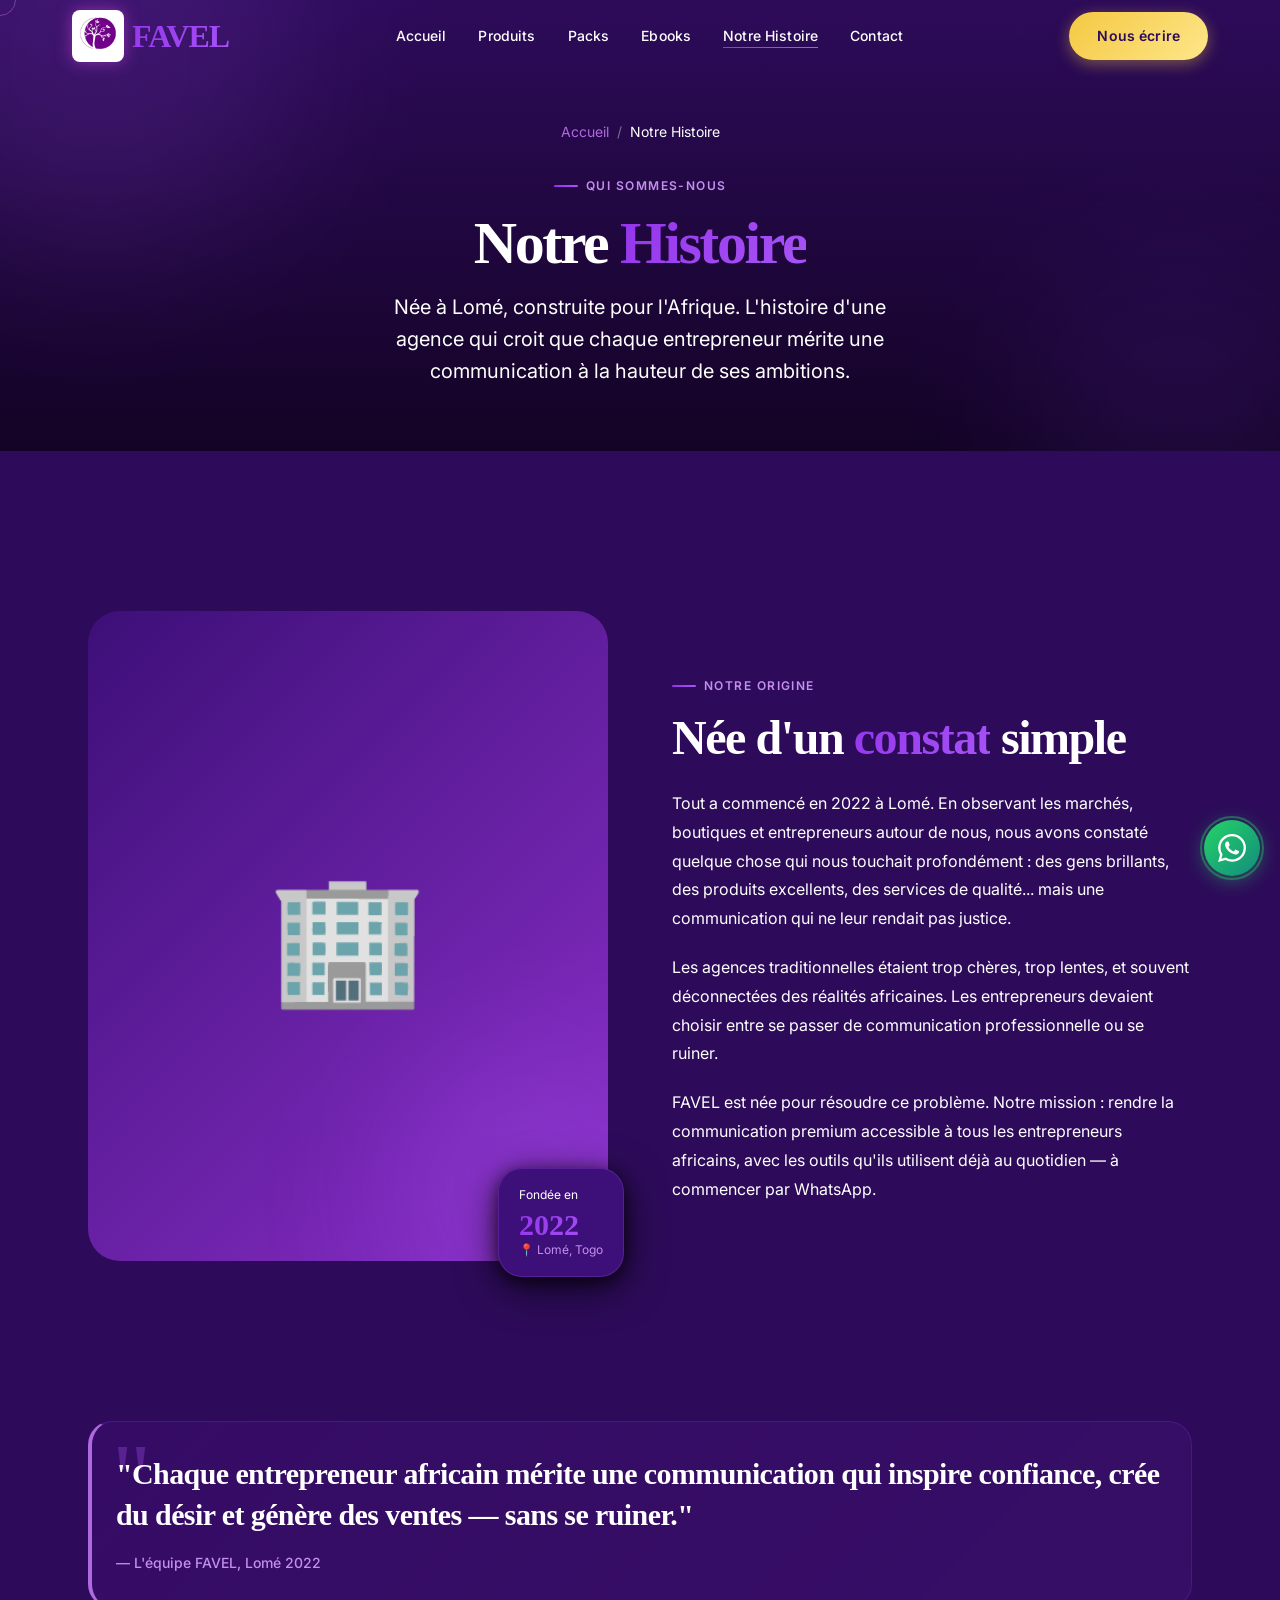
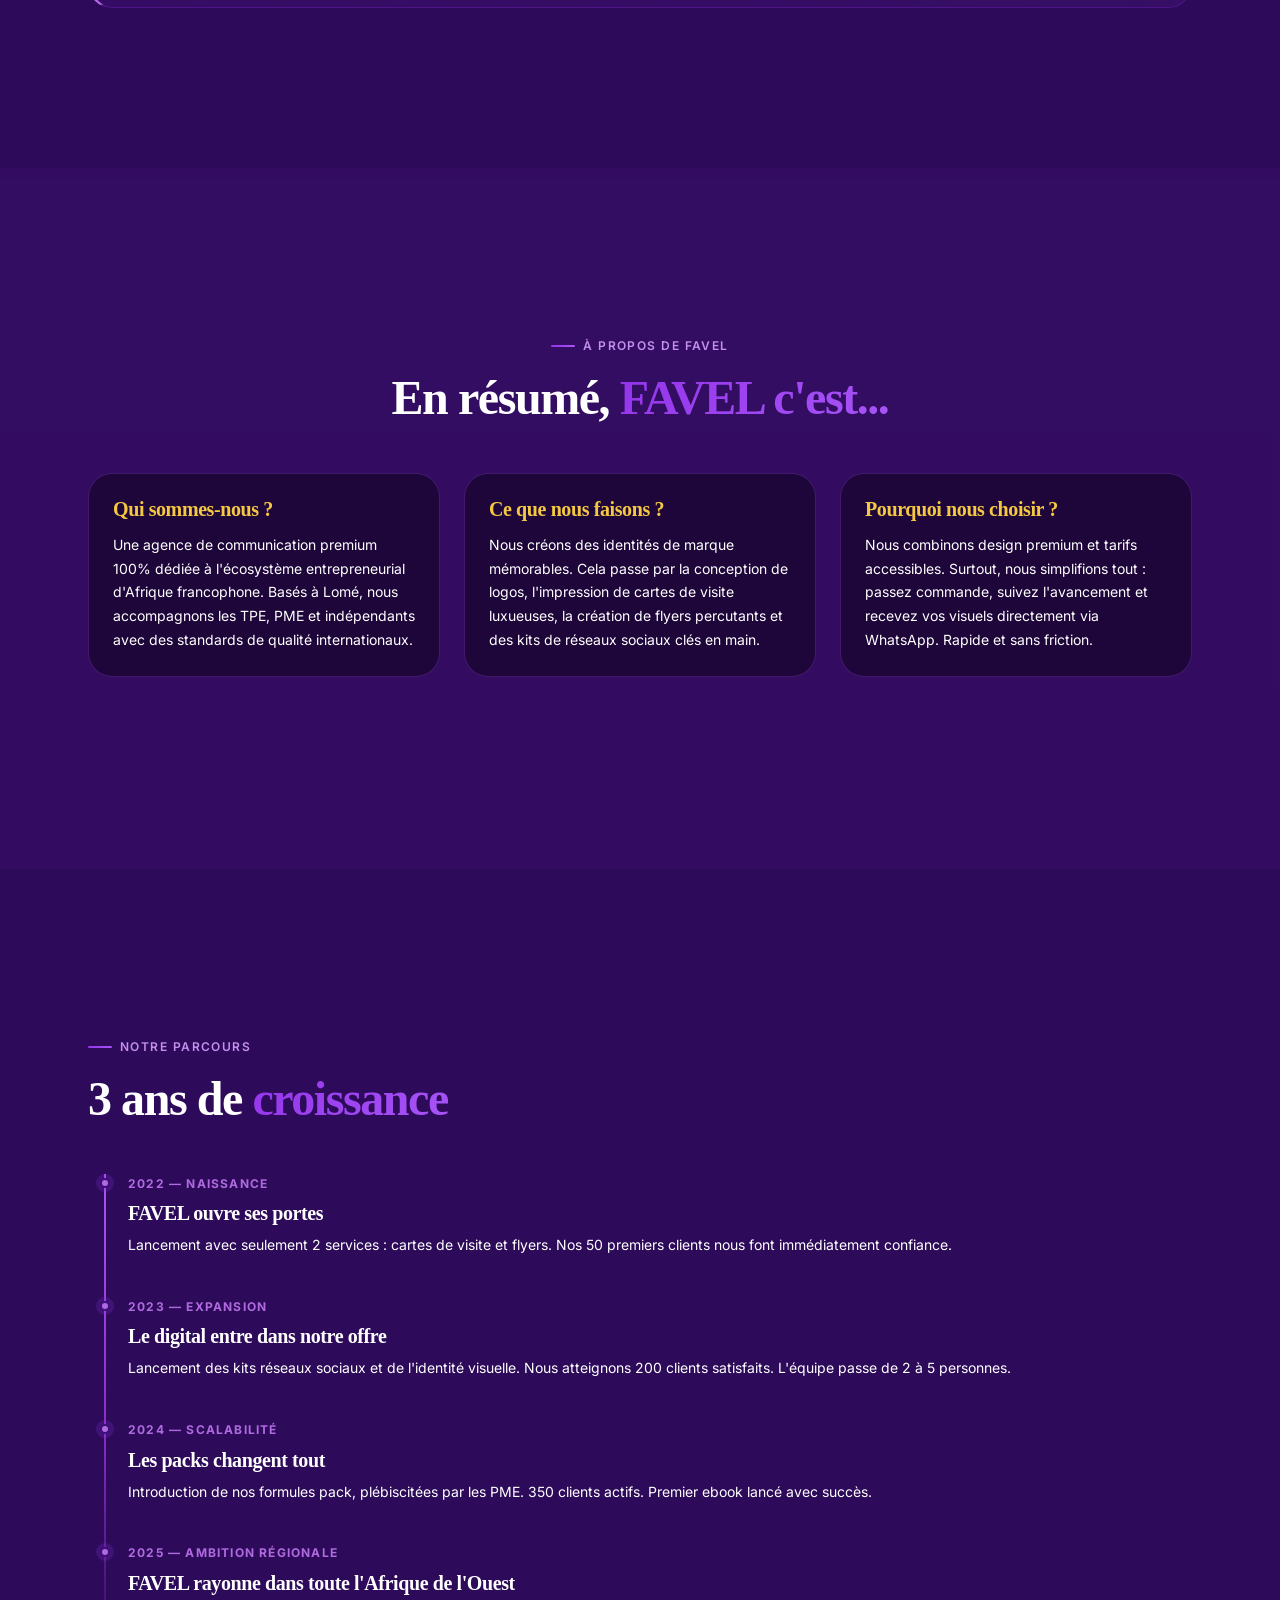
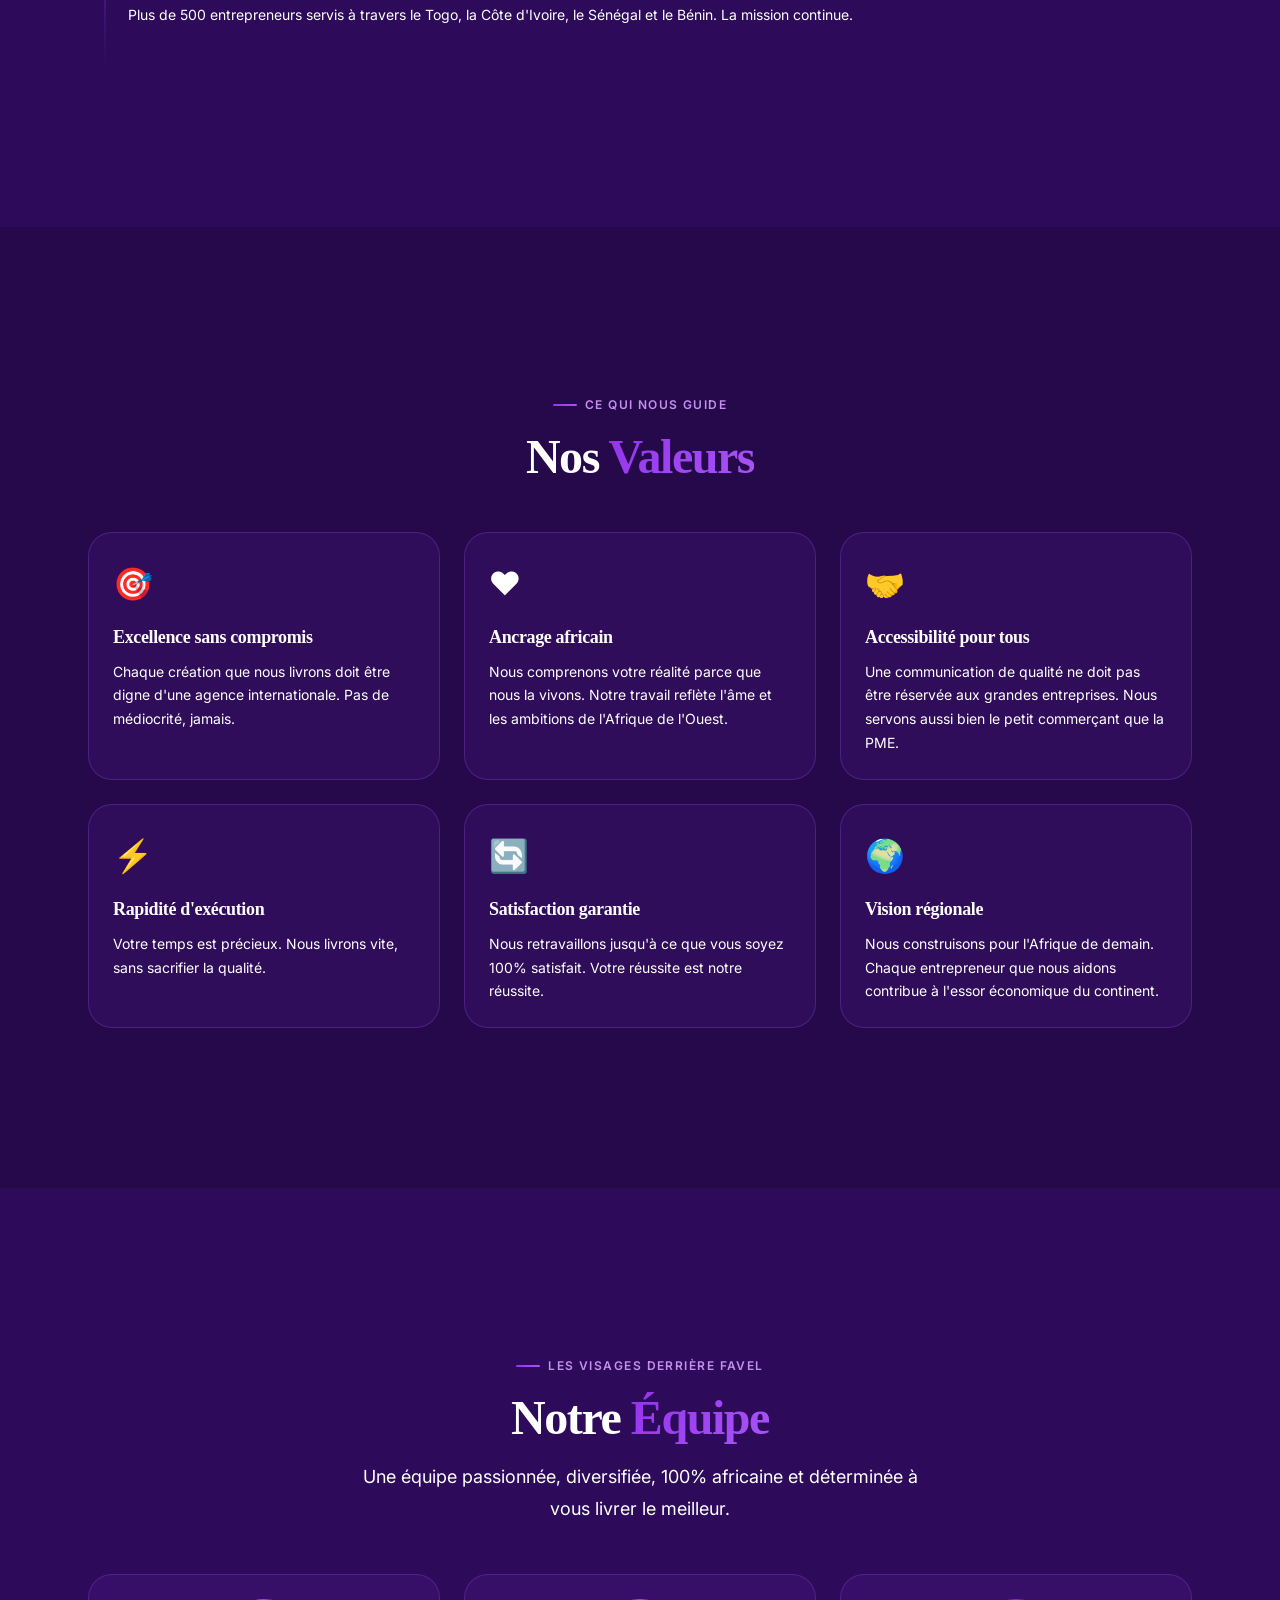
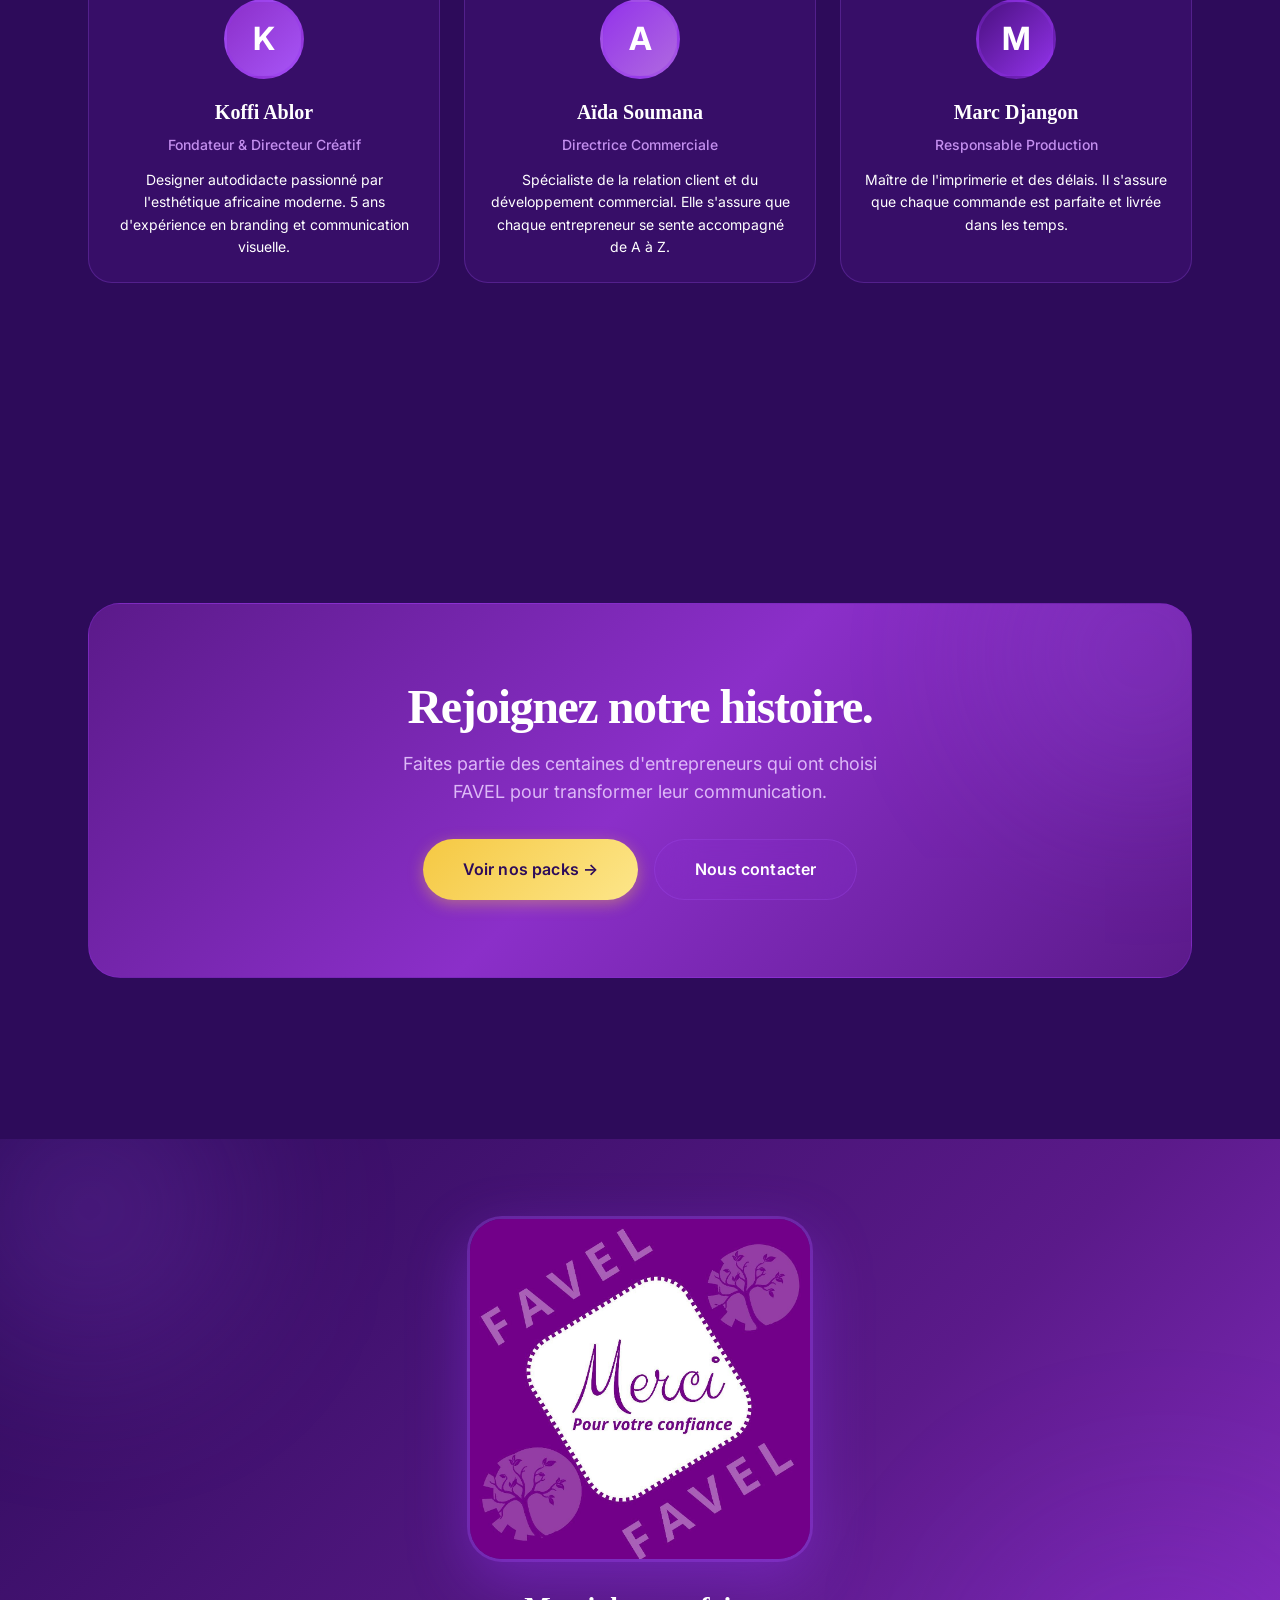
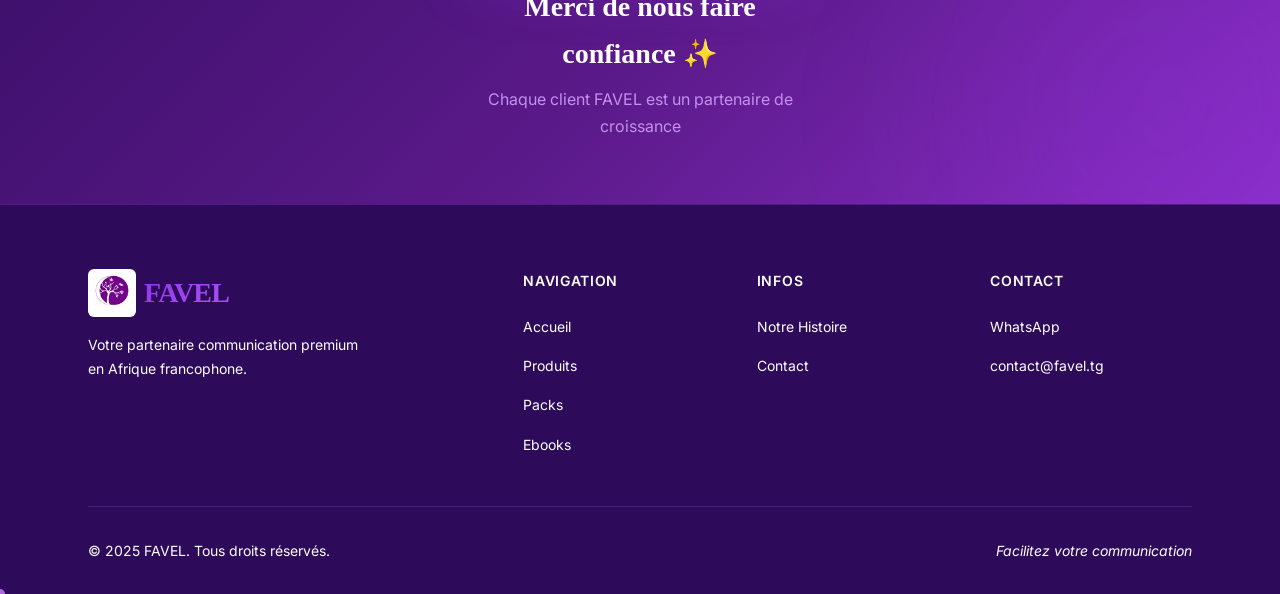
<file: notre-histoire.html>
<!DOCTYPE html>
<html lang="fr" dir="ltr">
<head>
  <meta charset="UTF-8">
  <meta name="viewport" content="width=device-width, initial-scale=1.0">
  <meta name="theme-color" content="#1A0533">
  <title>Notre Histoire — FAVEL | Agence Communication Premium Lomé Togo</title>
  <meta name="description" content="Découvrez l'histoire de FAVEL, l'agence de communication née à Lomé pour servir les entrepreneurs africains. Notre mission, nos valeurs et l'équipe derrière la marque.">
  <link rel="canonical" href="https://favel.tg/notre-histoire.html">
  <link rel="preconnect" href="https://fonts.googleapis.com">
  <link rel="preconnect" href="https://fonts.gstatic.com" crossorigin>
  <link rel="stylesheet" href="css/style.css">
  <link rel="stylesheet" href="css/animations.css">
  <link rel="stylesheet" href="css/components.css">
  <style>
    .timeline {
      position: relative;
      padding-left: var(--space-10);
    }
    .timeline::before {
      content: '';
      position: absolute;
      left: 16px;
      top: 0;
      bottom: 0;
      width: 2px;
      background: linear-gradient(to bottom, var(--purple-500), var(--purple-700), transparent);
    }
    .timeline-item {
      position: relative;
      padding-bottom: var(--space-10);
    }
    .timeline-item::before {
      content: '';
      position: absolute;
      left: calc(-1 * var(--space-10) + 12px);
      top: 4px;
      width: 10px;
      height: 10px;
      border-radius: 50%;
      background: var(--purple-400);
      border: 2px solid var(--purple-900);
      box-shadow: 0 0 0 4px rgba(147,51,234,0.2);
    }
    .timeline-year {
      font-size: var(--text-xs);
      font-weight: 700;
      text-transform: uppercase;
      letter-spacing: 0.1em;
      color: var(--purple-400);
      margin-bottom: var(--space-2);
    }
    .timeline-title {
      font-size: var(--text-xl);
      font-weight: 700;
      color: var(--white);
      margin-bottom: var(--space-2);
    }
    .timeline-text {
      font-size: var(--text-sm);
      color: var(--gray-400);
      line-height: 1.7;
    }
    .team-grid {
      display: grid;
      grid-template-columns: 1fr;
      gap: var(--space-6);
    }
    @media (min-width: 480px) { .team-grid { grid-template-columns: repeat(2, 1fr); } }
    @media (min-width: 1024px){ .team-grid { grid-template-columns: repeat(3, 1fr); } }
    .team-card {
      text-align: center;
      padding: var(--space-6);
      border-radius: var(--radius-xl);
      border: 1px solid var(--glass-border);
      background: var(--glass-bg);
      transition: all var(--duration-normal) var(--ease-smooth);
    }
    .team-card:hover {
      border-color: rgba(147,51,234,0.3);
      transform: translateY(-4px);
      box-shadow: 0 12px 40px rgba(147,51,234,0.12);
    }
    .team-avatar {
      width: 80px;
      height: 80px;
      border-radius: 50%;
      background: linear-gradient(135deg, var(--purple-700), var(--purple-500));
      display: flex;
      align-items: center;
      justify-content: center;
      font-size: 2rem;
      font-weight: 700;
      color: white;
      margin: 0 auto var(--space-4);
      border: 3px solid rgba(147,51,234,0.3);
    }
    .team-name {
      font-family: var(--font-display);
      font-size: var(--text-xl);
      font-weight: 700;
      color: var(--white);
      margin-bottom: var(--space-1);
    }
    .team-role {
      font-size: var(--text-sm);
      color: var(--purple-300);
      font-weight: 500;
      margin-bottom: var(--space-3);
    }
    .team-bio {
      font-size: var(--text-sm);
      color: var(--gray-400);
      line-height: 1.6;
    }
    .mission-quote {
      position: relative;
      padding: var(--space-8) var(--space-6);
      background: linear-gradient(135deg, rgba(74,16,128,0.3) 0%, rgba(107,33,168,0.15) 100%);
      border: 1px solid rgba(147,51,234,0.25);
      border-left: 4px solid var(--purple-400);
      border-radius: var(--radius-xl);
    }
    .mission-quote::before {
      content: '"';
      position: absolute;
      top: var(--space-2);
      left: var(--space-5);
      font-size: 6rem;
      line-height: 1;
      color: var(--purple-500);
      opacity: 0.3;
      font-family: var(--font-display);
    }
    .mission-quote blockquote {
      font-family: var(--font-display);
      font-size: clamp(var(--text-xl), 3vw, var(--text-3xl));
      font-weight: 700;
      color: var(--white);
      line-height: 1.35;
      letter-spacing: -0.02em;
      position: relative;
      z-index: 1;
    }
    .mission-quote cite {
      display: block;
      font-size: var(--text-sm);
      color: var(--purple-300);
      font-style: normal;
      margin-top: var(--space-4);
      font-weight: 500;
    }
  </style>
</head>
<body>
  <a href="#main-content" class="skip-link">Aller au contenu principal</a>
  <div class="page-loader" aria-hidden="true"><div class="loader-logo">FAVEL</div></div>

  <header role="banner">
    <nav class="nav" aria-label="Navigation principale">
      <div class="nav__inner">
        <a href="index.html" class="nav__logo" aria-label="FAVEL — Accueil" style="display:flex;align-items:center;gap:var(--space-2);"><img src="LOGO2.jpg" alt="FAVEL Logo" class="nav__logo-img" width="52" height="52" style="height:52px;width:auto;border-radius:8px;object-fit:contain;"><span style="font-size:2rem;font-weight:900;letter-spacing:-0.03em;background:var(--gradient-cta);-webkit-background-clip:text;-webkit-text-fill-color:transparent;background-clip:text;">FAVEL</span></a>
        <ul class="nav__links" role="list">
          <li><a href="index.html"           class="nav__link">Accueil</a></li>
          <li><a href="produits.html"        class="nav__link">Produits</a></li>
          <li><a href="packs.html"           class="nav__link">Packs</a></li>
          <li><a href="ebooks.html"          class="nav__link">Ebooks</a></li>
          <li><a href="notre-histoire.html"  class="nav__link active" aria-current="page">Notre Histoire</a></li>
          <li><a href="contact.html"         class="nav__link">Contact</a></li>
        </ul>
        <div class="nav__cta"><a href="contact.html" class="btn btn-primary">Nous écrire</a></div>
        <button class="nav__hamburger" aria-label="Ouvrir le menu" aria-expanded="false"><span></span><span></span><span></span></button>
      </div>
    </nav>
    <nav class="nav__mobile" aria-label="Menu mobile">
      <a href="index.html"          class="nav__mobile-link">Accueil</a>
      <a href="produits.html"       class="nav__mobile-link">Produits</a>
      <a href="packs.html"          class="nav__mobile-link">Packs</a>
      <a href="ebooks.html"         class="nav__mobile-link">Ebooks</a>
      <a href="notre-histoire.html" class="nav__mobile-link">Notre Histoire</a>
      <a href="contact.html"        class="nav__mobile-link">Contact</a>
    </nav>
  </header>

  <main id="main-content">

    <!-- Page Header -->
    <section class="page-header">
      <div class="orb orb-purple" style="width:400px;height:400px;top:-150px;left:-100px;opacity:0.15;" aria-hidden="true"></div>
      <div class="orb orb-violet" style="width:300px;height:300px;bottom:-100px;right:-50px;opacity:0.12;" aria-hidden="true"></div>
      <div class="container" style="position:relative;z-index:2;">
        <nav aria-label="Fil d'Ariane">
          <ol class="breadcrumb" style="justify-content:center;">
            <li><a href="index.html">Accueil</a></li>
            <li class="breadcrumb__sep" aria-hidden="true">/</li>
            <li aria-current="page">Notre Histoire</li>
          </ol>
        </nav>
        <p class="section-label" style="justify-content:center;" data-reveal="fade-up">Qui sommes-nous</p>
        <h1 class="page-header__title" data-reveal="fade-up" data-delay="100">
          Notre <span class="text-gradient">Histoire</span>
        </h1>
        <p class="page-header__subtitle" data-reveal="fade-up" data-delay="200">
          Née à Lomé, construite pour l'Afrique. L'histoire d'une agence qui croit que chaque entrepreneur mérite une communication à la hauteur de ses ambitions.
        </p>
      </div>
    </section>

    <!-- Origin Story -->
    <section class="section" aria-labelledby="origine-title">
      <div class="container">
        <div class="story-grid">
          <!-- Visual placeholder -->
          <div class="story-visual" data-reveal="fade-right">
            <div style="width:100%;aspect-ratio:4/5;background:linear-gradient(135deg,var(--purple-900) 0%,var(--purple-700) 100%);border-radius:var(--radius-2xl);display:flex;align-items:center;justify-content:center;font-size:8rem;position:relative;overflow:hidden;">
              <div class="orb orb-purple" style="width:250px;height:250px;bottom:-50px;right:-50px;opacity:0.3;" aria-hidden="true"></div>
              <span role="img" aria-label="Équipe FAVEL">🏢</span>
            </div>
            <div class="story-floating-card story-floating-card--br" aria-hidden="true">
              <p style="font-size:var(--text-xs);color:var(--gray-500);margin-bottom:4px;">Fondée en</p>
              <p style="font-family:var(--font-display);font-size:var(--text-3xl);font-weight:900;background:var(--gradient-cta);-webkit-background-clip:text;-webkit-text-fill-color:transparent;background-clip:text;line-height:1;">2022</p>
              <p style="font-size:var(--text-xs);color:var(--purple-300);">📍 Lomé, Togo</p>
            </div>
          </div>

          <!-- Story Text -->
          <div data-reveal="fade-left">
            <p class="section-label" style="margin-bottom:var(--space-4);">Notre origine</p>
            <h2 class="section-title" id="origine-title" style="margin-bottom:var(--space-6);">
              Née d'un <span class="highlight">constat</span> simple
            </h2>
            <div style="display:flex;flex-direction:column;gap:var(--space-5);">
              <p style="color:var(--gray-300);line-height:1.8;">
                Tout a commencé en 2022 à Lomé. En observant les marchés, boutiques et entrepreneurs autour de nous, nous avons constaté quelque chose qui nous touchait profondément : des gens brillants, des produits excellents, des services de qualité... mais une communication qui ne leur rendait pas justice.
              </p>
              <p style="color:var(--gray-300);line-height:1.8;">
                Les agences traditionnelles étaient trop chères, trop lentes, et souvent déconnectées des réalités africaines. Les entrepreneurs devaient choisir entre se passer de communication professionnelle ou se ruiner.
              </p>
              <p style="color:var(--gray-300);line-height:1.8;">
                FAVEL est née pour résoudre ce problème. Notre mission : rendre la communication premium accessible à tous les entrepreneurs africains, avec les outils qu'ils utilisent déjà au quotidien — à commencer par WhatsApp.
              </p>
            </div>
          </div>
        </div>
      </div>
    </section>

    <!-- Mission Quote -->
    <section class="section" style="padding-top:0;" aria-label="Notre mission">
      <div class="container">
        <div class="mission-quote" data-reveal="scale-up">
          <blockquote>
            "Chaque entrepreneur africain mérite une communication qui inspire confiance, crée du désir et génère des ventes — sans se ruiner."
          </blockquote>
          <cite>— L'équipe FAVEL, Lomé 2022</cite>
        </div>
      </div>
    </section>

    <!-- À Propos - Qui, Quoi, Pourquoi -->
    <section class="section" aria-labelledby="about-title" style="background: rgba(147, 51, 234, 0.05);">
      <div class="container">
        <header class="section-header section-header--center" data-reveal="fade-up">
          <p class="section-label">À Propos de FAVEL</p>
          <h2 class="section-title" id="about-title">
            En résumé, <span class="highlight">FAVEL c'est...</span>
          </h2>
        </header>

        <div class="grid-3" data-stagger style="margin-bottom: var(--space-8);">
          <article class="value-card" style="background: rgba(26,5,51,0.8); border: 1px solid var(--glass-border);">
            <h3 class="value-card__title" style="color: var(--gold); font-size: var(--text-xl); margin-bottom: var(--space-3);">Qui sommes-nous ?</h3>
            <p class="value-card__text">Une agence de communication premium 100% dédiée à l'écosystème entrepreneurial d'Afrique francophone. Basés à Lomé, nous accompagnons les TPE, PME et indépendants avec des standards de qualité internationaux.</p>
          </article>
          
          <article class="value-card" style="background: rgba(26,5,51,0.8); border: 1px solid var(--glass-border);">
            <h3 class="value-card__title" style="color: var(--gold); font-size: var(--text-xl); margin-bottom: var(--space-3);">Ce que nous faisons ?</h3>
            <p class="value-card__text">Nous créons des identités de marque mémorables. Cela passe par la conception de logos, l'impression de cartes de visite luxueuses, la création de flyers percutants et des kits de réseaux sociaux clés en main.</p>
          </article>
          
          <article class="value-card" style="background: rgba(26,5,51,0.8); border: 1px solid var(--glass-border);">
            <h3 class="value-card__title" style="color: var(--gold); font-size: var(--text-xl); margin-bottom: var(--space-3);">Pourquoi nous choisir ?</h3>
            <p class="value-card__text">Nous combinons design premium et tarifs accessibles. Surtout, nous simplifions tout : passez commande, suivez l'avancement et recevez vos visuels directement via WhatsApp. Rapide et sans friction.</p>
          </article>
        </div>
      </div>
    </section>

    <!-- Timeline -->
    <section class="section" aria-labelledby="parcours-title">
      <div class="container">
        <div style="display:grid;grid-template-columns:1fr;gap:var(--space-16);align-items:start;">
          <div>
            <header class="section-header" data-reveal="fade-up">
              <p class="section-label">Notre parcours</p>
              <h2 class="section-title" id="parcours-title">3 ans de <span class="highlight">croissance</span></h2>
            </header>
            <div class="timeline" data-stagger>
              <div class="timeline-item">
                <p class="timeline-year">2022 — Naissance</p>
                <h3 class="timeline-title">FAVEL ouvre ses portes</h3>
                <p class="timeline-text">Lancement avec seulement 2 services : cartes de visite et flyers. Nos 50 premiers clients nous font immédiatement confiance.</p>
              </div>
              <div class="timeline-item">
                <p class="timeline-year">2023 — Expansion</p>
                <h3 class="timeline-title">Le digital entre dans notre offre</h3>
                <p class="timeline-text">Lancement des kits réseaux sociaux et de l'identité visuelle. Nous atteignons 200 clients satisfaits. L'équipe passe de 2 à 5 personnes.</p>
              </div>
              <div class="timeline-item">
                <p class="timeline-year">2024 — Scalabilité</p>
                <h3 class="timeline-title">Les packs changent tout</h3>
                <p class="timeline-text">Introduction de nos formules pack, plébiscitées par les PME. 350 clients actifs. Premier ebook lancé avec succès.</p>
              </div>
              <div class="timeline-item">
                <p class="timeline-year">2025 — Ambition régionale</p>
                <h3 class="timeline-title">FAVEL rayonne dans toute l'Afrique de l'Ouest</h3>
                <p class="timeline-text">Plus de 500 entrepreneurs servis à travers le Togo, la Côte d'Ivoire, le Sénégal et le Bénin. La mission continue.</p>
              </div>
            </div>
          </div>
        </div>
      </div>
    </section>

    <!-- Values -->
    <section class="section" style="background:rgba(26,5,51,0.4);" aria-labelledby="valeurs-title">
      <div class="container">
        <header class="section-header section-header--center" data-reveal="fade-up">
          <p class="section-label">Ce qui nous guide</p>
          <h2 class="section-title" id="valeurs-title">Nos <span class="highlight">Valeurs</span></h2>
        </header>
        <div class="grid-3" data-stagger>
          <article class="value-card">
            <span class="value-card__icon" aria-hidden="true">🎯</span>
            <h3 class="value-card__title">Excellence sans compromis</h3>
            <p class="value-card__text">Chaque création que nous livrons doit être digne d'une agence internationale. Pas de médiocrité, jamais.</p>
          </article>
          <article class="value-card">
            <span class="value-card__icon" aria-hidden="true">❤️</span>
            <h3 class="value-card__title">Ancrage africain</h3>
            <p class="value-card__text">Nous comprenons votre réalité parce que nous la vivons. Notre travail reflète l'âme et les ambitions de l'Afrique de l'Ouest.</p>
          </article>
          <article class="value-card">
            <span class="value-card__icon" aria-hidden="true">🤝</span>
            <h3 class="value-card__title">Accessibilité pour tous</h3>
            <p class="value-card__text">Une communication de qualité ne doit pas être réservée aux grandes entreprises. Nous servons aussi bien le petit commerçant que la PME.</p>
          </article>
          <article class="value-card">
            <span class="value-card__icon" aria-hidden="true">⚡</span>
            <h3 class="value-card__title">Rapidité d'exécution</h3>
            <p class="value-card__text">Votre temps est précieux. Nous livrons vite, sans sacrifier la qualité.</p>
          </article>
          <article class="value-card">
            <span class="value-card__icon" aria-hidden="true">🔄</span>
            <h3 class="value-card__title">Satisfaction garantie</h3>
            <p class="value-card__text">Nous retravaillons jusqu'à ce que vous soyez 100% satisfait. Votre réussite est notre réussite.</p>
          </article>
          <article class="value-card">
            <span class="value-card__icon" aria-hidden="true">🌍</span>
            <h3 class="value-card__title">Vision régionale</h3>
            <p class="value-card__text">Nous construisons pour l'Afrique de demain. Chaque entrepreneur que nous aidons contribue à l'essor économique du continent.</p>
          </article>
        </div>
      </div>
    </section>

    <!-- Team -->
    <section class="section" aria-labelledby="equipe-title">
      <div class="container">
        <header class="section-header section-header--center" data-reveal="fade-up">
          <p class="section-label">Les visages derrière FAVEL</p>
          <h2 class="section-title" id="equipe-title">Notre <span class="highlight">Équipe</span></h2>
          <p class="section-subtitle">Une équipe passionnée, diversifiée, 100% africaine et déterminée à vous livrer le meilleur.</p>
        </header>

        <div class="team-grid" data-stagger>
          <article class="team-card">
            <div class="team-avatar" aria-label="Avatar de Koffi">K</div>
            <p class="team-name">Koffi Ablor</p>
            <p class="team-role">Fondateur & Directeur Créatif</p>
            <p class="team-bio">Designer autodidacte passionné par l'esthétique africaine moderne. 5 ans d'expérience en branding et communication visuelle.</p>
          </article>
          <article class="team-card">
            <div class="team-avatar" style="background:linear-gradient(135deg,var(--purple-600),var(--purple-400));" aria-label="Avatar d'Aïda">A</div>
            <p class="team-name">Aïda Soumana</p>
            <p class="team-role">Directrice Commerciale</p>
            <p class="team-bio">Spécialiste de la relation client et du développement commercial. Elle s'assure que chaque entrepreneur se sente accompagné de A à Z.</p>
          </article>
          <article class="team-card">
            <div class="team-avatar" style="background:linear-gradient(135deg,#4A1080,#9333EA);" aria-label="Avatar de Marc">M</div>
            <p class="team-name">Marc Djangon</p>
            <p class="team-role">Responsable Production</p>
            <p class="team-bio">Maître de l'imprimerie et des délais. Il s'assure que chaque commande est parfaite et livrée dans les temps.</p>
          </article>
        </div>
      </div>
    </section>

    <!-- CTA -->
    <section class="section" aria-labelledby="cta-story-title">
      <div class="container">
        <div class="cta-band" data-reveal="scale-up">
          <div class="orb orb-purple" style="width:300px;height:300px;top:-100px;right:-100px;opacity:0.2;" aria-hidden="true"></div>
          <h2 class="cta-band__title" id="cta-story-title">
            Rejoignez notre histoire.
          </h2>
          <p class="cta-band__subtitle">
            Faites partie des centaines d'entrepreneurs qui ont choisi FAVEL pour transformer leur communication.
          </p>
          <div class="cta-band__actions">
            <a href="packs.html" class="btn btn-primary btn-lg">Voir nos packs →</a>
            <a href="contact.html" class="btn btn-secondary btn-lg">Nous contacter</a>
          </div>
        </div>
      </div>
    </section>

    <!-- ── SECTION MERCI ─────────────────────────────────── -->
    <section aria-label="Remerciements FAVEL" style="padding-block:var(--space-20) var(--space-16);background:linear-gradient(135deg,#2D0B5A 0%,#5B1A8A 60%,#8B2FC9 100%);overflow:hidden;position:relative;">
      <div aria-hidden="true" style="position:absolute;top:-80px;left:-60px;width:300px;height:300px;background:rgba(168,85,247,0.18);border-radius:50%;filter:blur(80px);"></div>
      <div aria-hidden="true" style="position:absolute;bottom:-80px;right:-60px;width:350px;height:350px;background:rgba(147,51,234,0.15);border-radius:50%;filter:blur(100px);"></div>
      <div class="container" style="text-align:center;position:relative;z-index:2;">
        <figure style="margin:0 auto;max-width:340px;">
          <img src="MERCI.jpg" alt="Merci pour votre confiance — FAVEL" width="340" height="340" loading="lazy"
               style="width:100%;max-width:340px;height:auto;border-radius:var(--radius-2xl);box-shadow:0 20px 60px rgba(147,51,234,0.45),0 0 0 3px rgba(168,85,247,0.3);">
          <figcaption style="margin-top:var(--space-6);font-family:var(--font-display);font-size:clamp(1.25rem,3vw,1.75rem);font-weight:700;color:var(--white);">
            Merci de nous faire confiance ✨
            <span style="display:block;font-family:var(--font-body);font-size:var(--text-base);font-weight:400;color:var(--purple-300);margin-top:var(--space-2);">Chaque client FAVEL est un partenaire de croissance</span>
          </figcaption>
        </figure>
      </div>
    </section>

  </main>

  <footer class="footer" role="contentinfo">
    <div class="container">
      <div class="footer__grid">
        <div class="footer__brand">
          <a href="index.html" class="nav__logo" aria-label="FAVEL — Accueil" style="display:flex;align-items:center;gap:var(--space-2);"><img src="LOGO2.jpg" alt="FAVEL Logo" width="48" height="48" style="height:48px;width:auto;border-radius:6px;object-fit:contain;"><span style="font-size:1.75rem;font-weight:900;letter-spacing:-0.03em;background:var(--gradient-cta);-webkit-background-clip:text;-webkit-text-fill-color:transparent;background-clip:text;">FAVEL</span></a>
          <p>Votre partenaire communication premium en Afrique francophone.</p>
        </div>
        <nav aria-label="Pages"><p class="footer__title">Navigation</p><ul class="footer__links" role="list"><li><a href="index.html" class="footer__link">Accueil</a></li><li><a href="produits.html" class="footer__link">Produits</a></li><li><a href="packs.html" class="footer__link">Packs</a></li><li><a href="ebooks.html" class="footer__link">Ebooks</a></li></ul></nav>
        <nav aria-label="Infos"><p class="footer__title">Infos</p><ul class="footer__links" role="list"><li><a href="notre-histoire.html" class="footer__link">Notre Histoire</a></li><li><a href="contact.html" class="footer__link">Contact</a></li></ul></nav>
        <div><p class="footer__title">Contact</p><ul class="footer__links" role="list"><li><a href="https://wa.me/22890000000" class="footer__link" target="_blank" rel="noopener">WhatsApp</a></li><li><a href="mailto:contact@favel.tg" class="footer__link">contact@favel.tg</a></li></ul></div>
      </div>
      <div class="footer__bottom">
        <p class="footer__copy">© 2025 FAVEL. Tous droits réservés.</p>
        <p class="footer__copy"><em>Facilitez votre communication</em></p>
      </div>
    </div>
  </footer>

  <a href="https://wa.me/22890000000" class="whatsapp-float" target="_blank" rel="noopener noreferrer" aria-label="Chat WhatsApp FAVEL">
    <div class="whatsapp-float__pulse" aria-hidden="true"></div>
    <svg viewBox="0 0 24 24" aria-hidden="true"><path d="M17.472 14.382c-.297-.149-1.758-.867-2.03-.967-.273-.099-.471-.148-.67.15-.197.297-.767.966-.94 1.164-.173.199-.347.223-.644.075-.297-.15-1.255-.463-2.39-1.475-.883-.788-1.48-1.761-1.653-2.059-.173-.297-.018-.458.13-.606.134-.133.298-.347.446-.52.149-.174.198-.298.298-.497.099-.198.05-.371-.025-.52-.075-.149-.669-1.612-.916-2.207-.242-.579-.487-.5-.669-.51-.173-.008-.371-.01-.57-.01-.198 0-.52.074-.792.372-.272.297-1.04 1.016-1.04 2.479 0 1.462 1.065 2.875 1.213 3.074.149.198 2.096 3.2 5.077 4.487.709.306 1.262.489 1.694.625.712.227 1.36.195 1.871.118.571-.085 1.758-.719 2.006-1.413.248-.694.248-1.289.173-1.413-.074-.124-.272-.198-.57-.347m-5.421 7.403h-.004a9.87 9.87 0 01-5.031-1.378l-.361-.214-3.741.982.998-3.648-.235-.374a9.86 9.86 0 01-1.51-5.26c.001-5.45 4.436-9.884 9.888-9.884 2.64 0 5.122 1.03 6.988 2.898a9.825 9.825 0 012.893 6.994c-.003 5.45-4.437 9.884-9.885 9.884m8.413-18.297A11.815 11.815 0 0012.05 0C5.495 0 .16 5.335.157 11.892c0 2.096.547 4.142 1.588 5.945L.057 24l6.305-1.654a11.882 11.882 0 005.683 1.448h.005c6.554 0 11.890-5.335 11.893-11.893a11.821 11.821 0 00-3.48-8.413Z"/></svg>
  </a>
  <button class="scroll-top" aria-label="Retour en haut de page">
    <svg width="18" height="18" viewBox="0 0 24 24" fill="none" stroke="currentColor" stroke-width="2" stroke-linecap="round" stroke-linejoin="round" aria-hidden="true"><path d="M18 15l-6-6-6 6"/></svg>
  </button>

  <script src="js/main.js" defer></script>
</body>
</html>
</file>
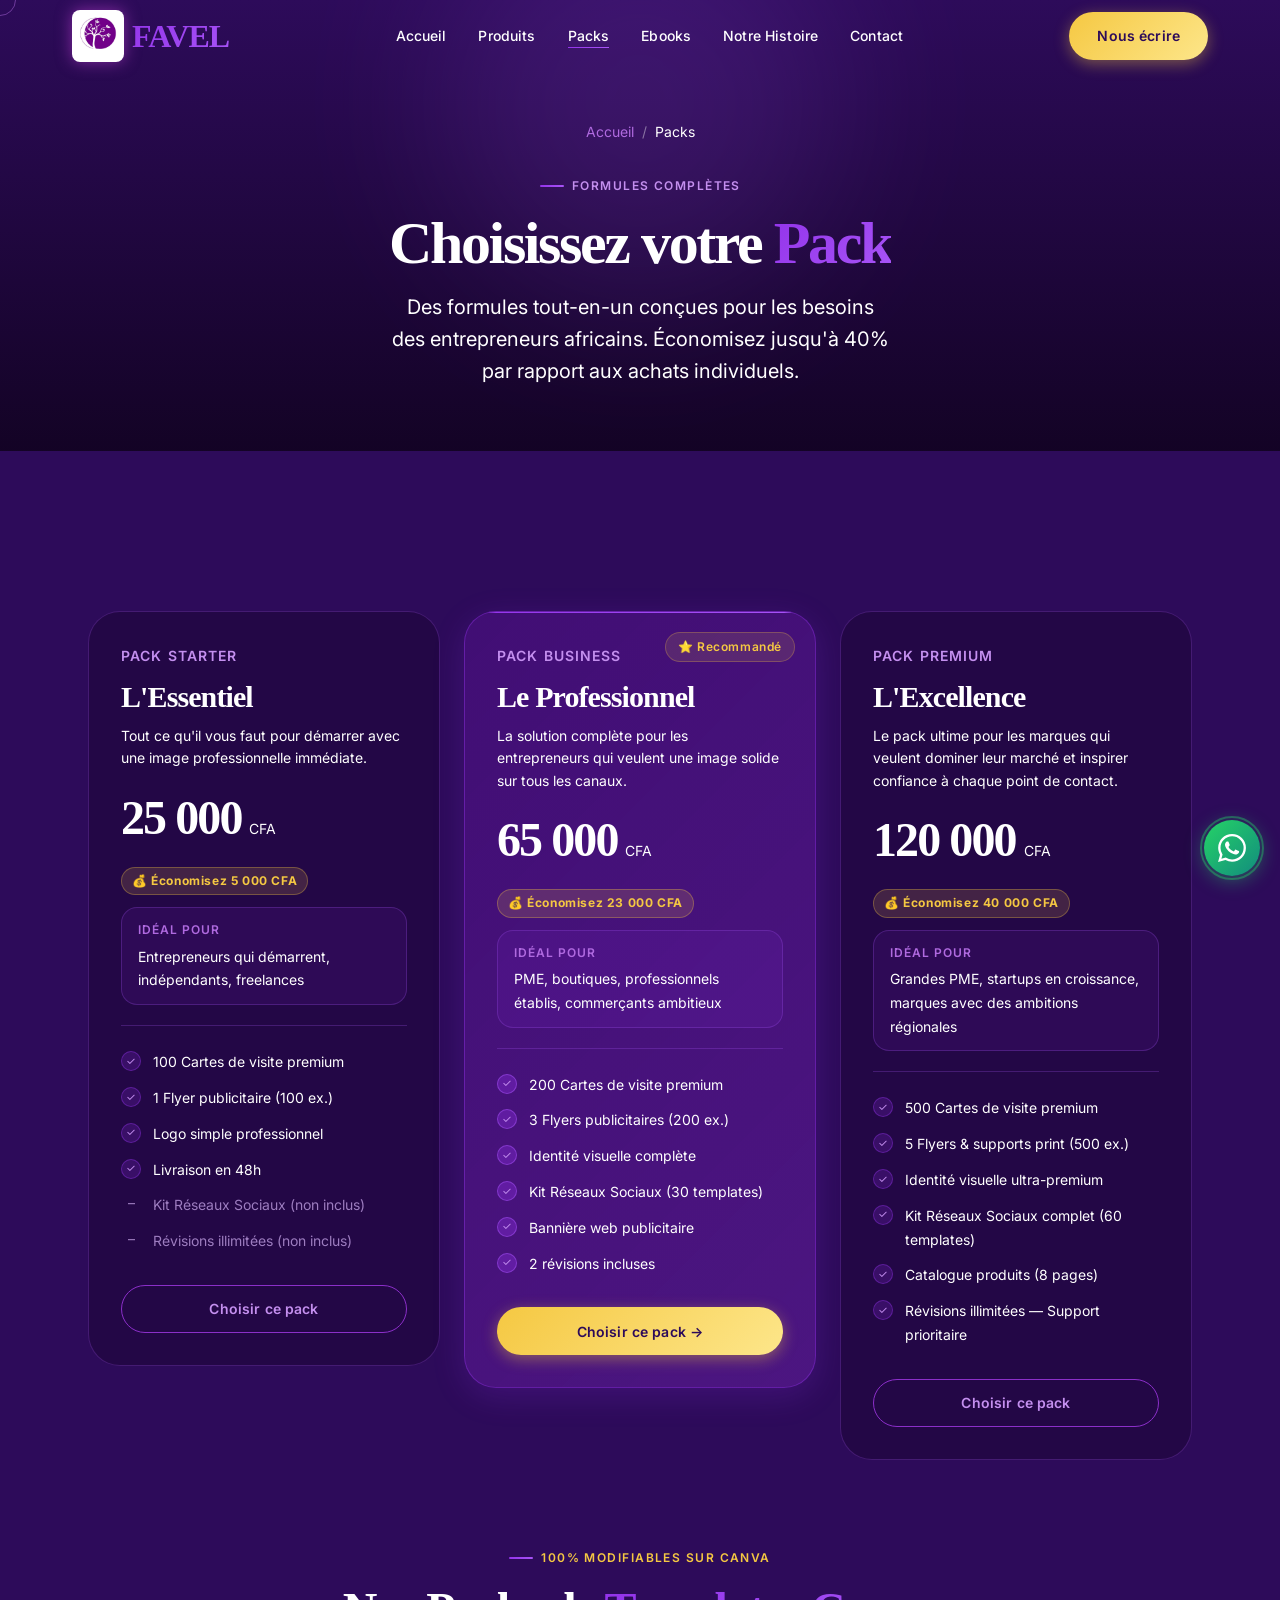
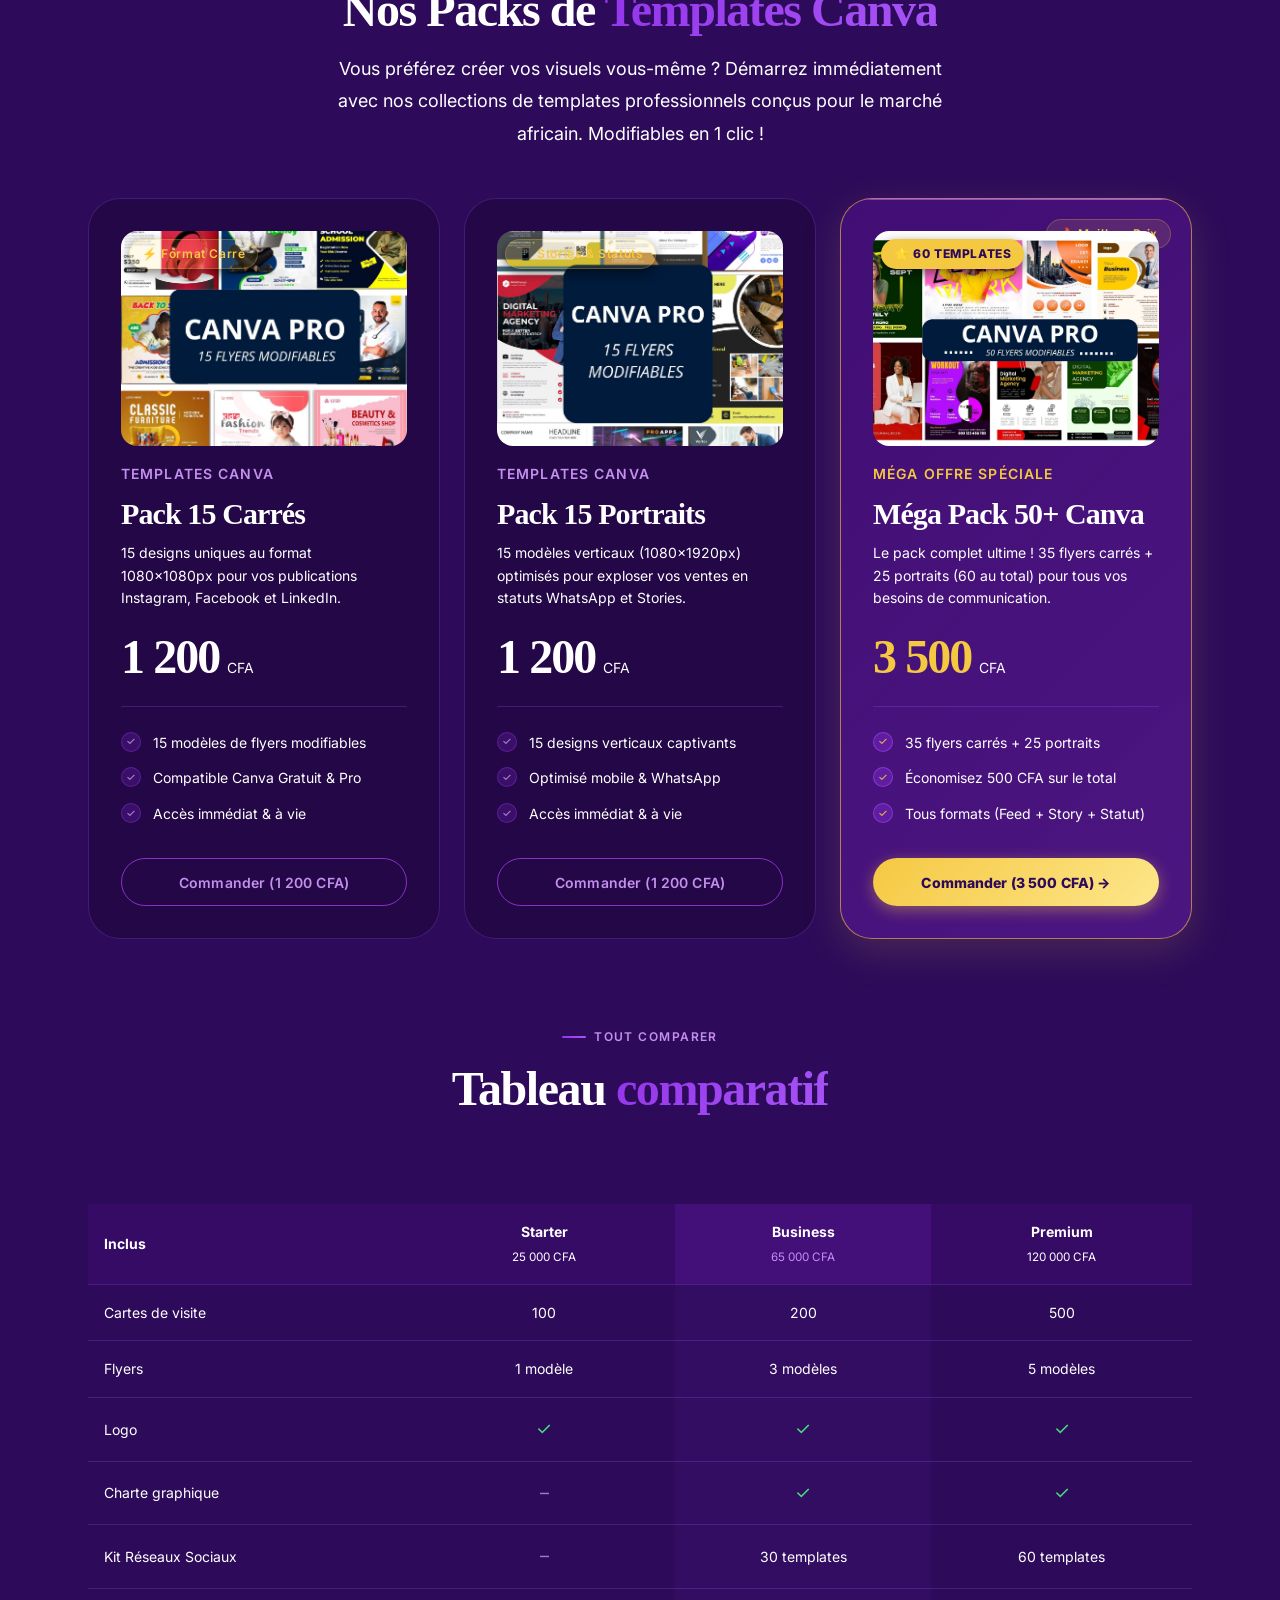
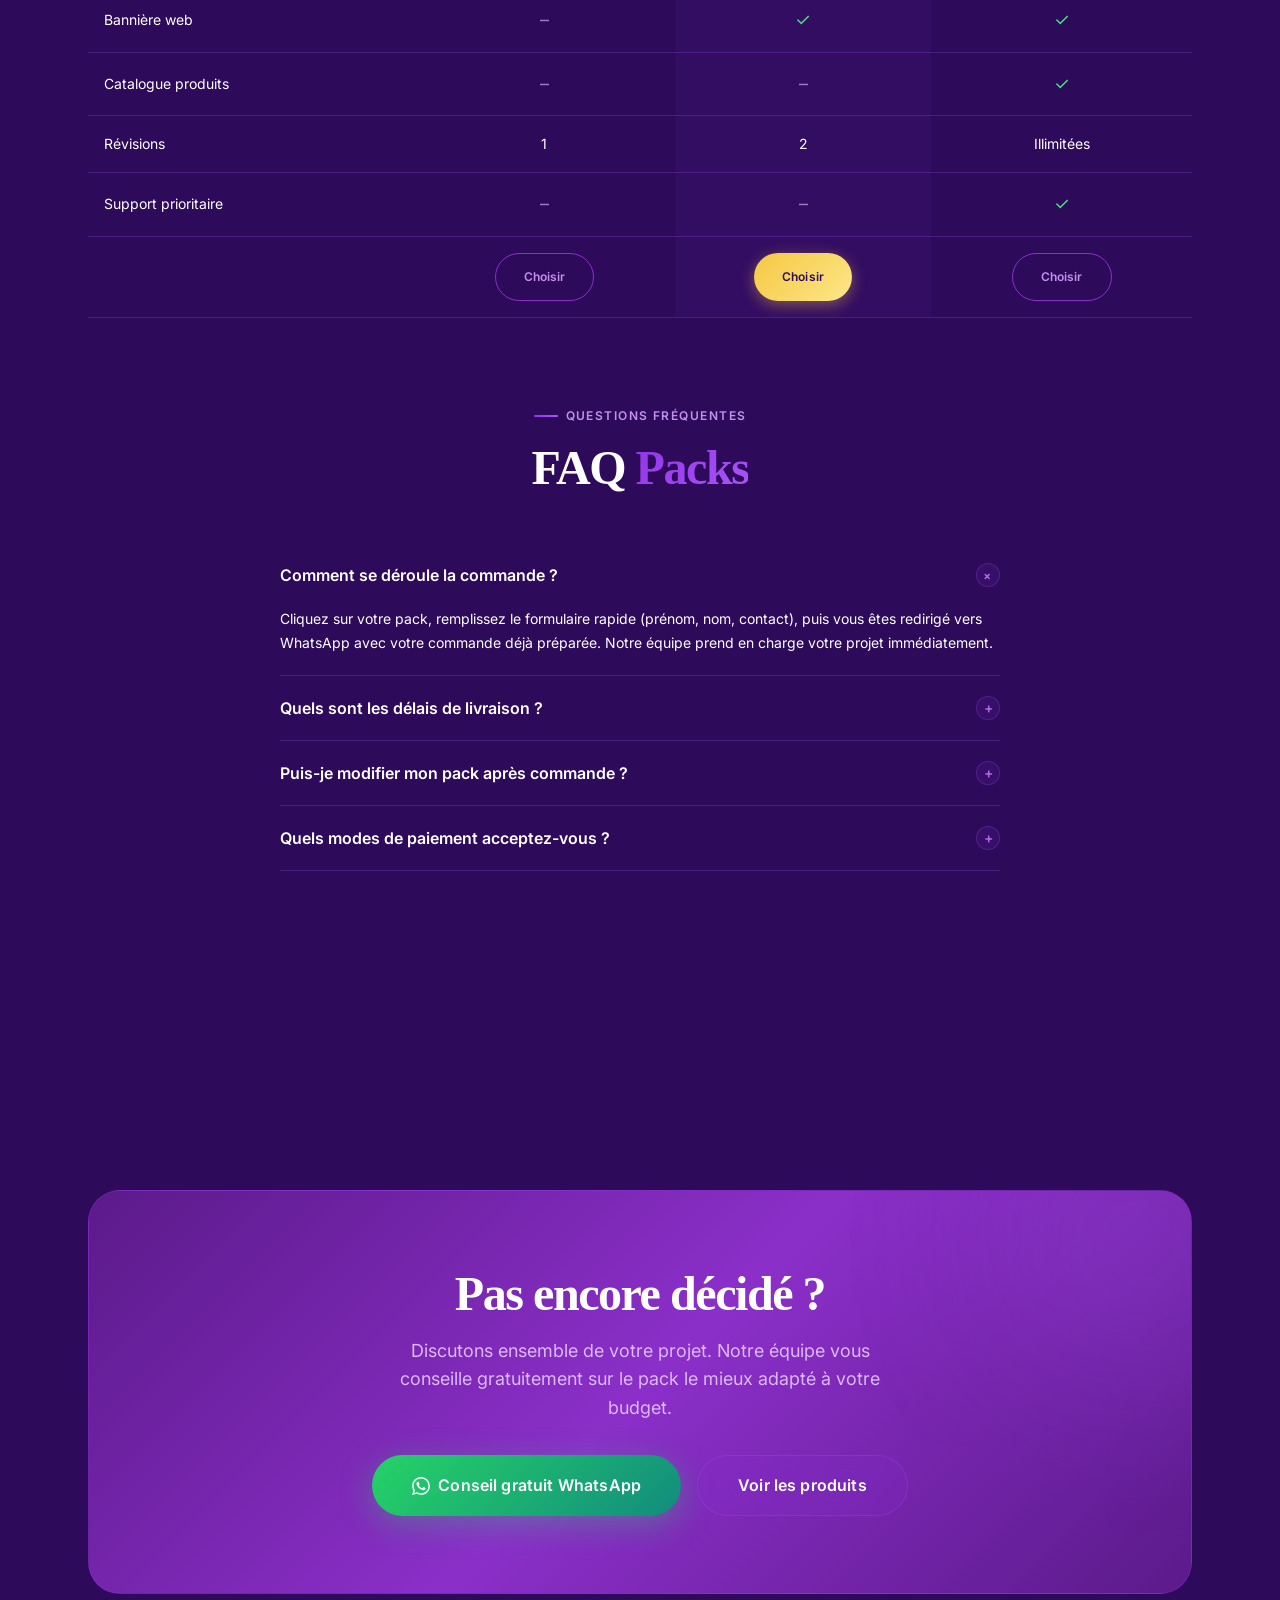
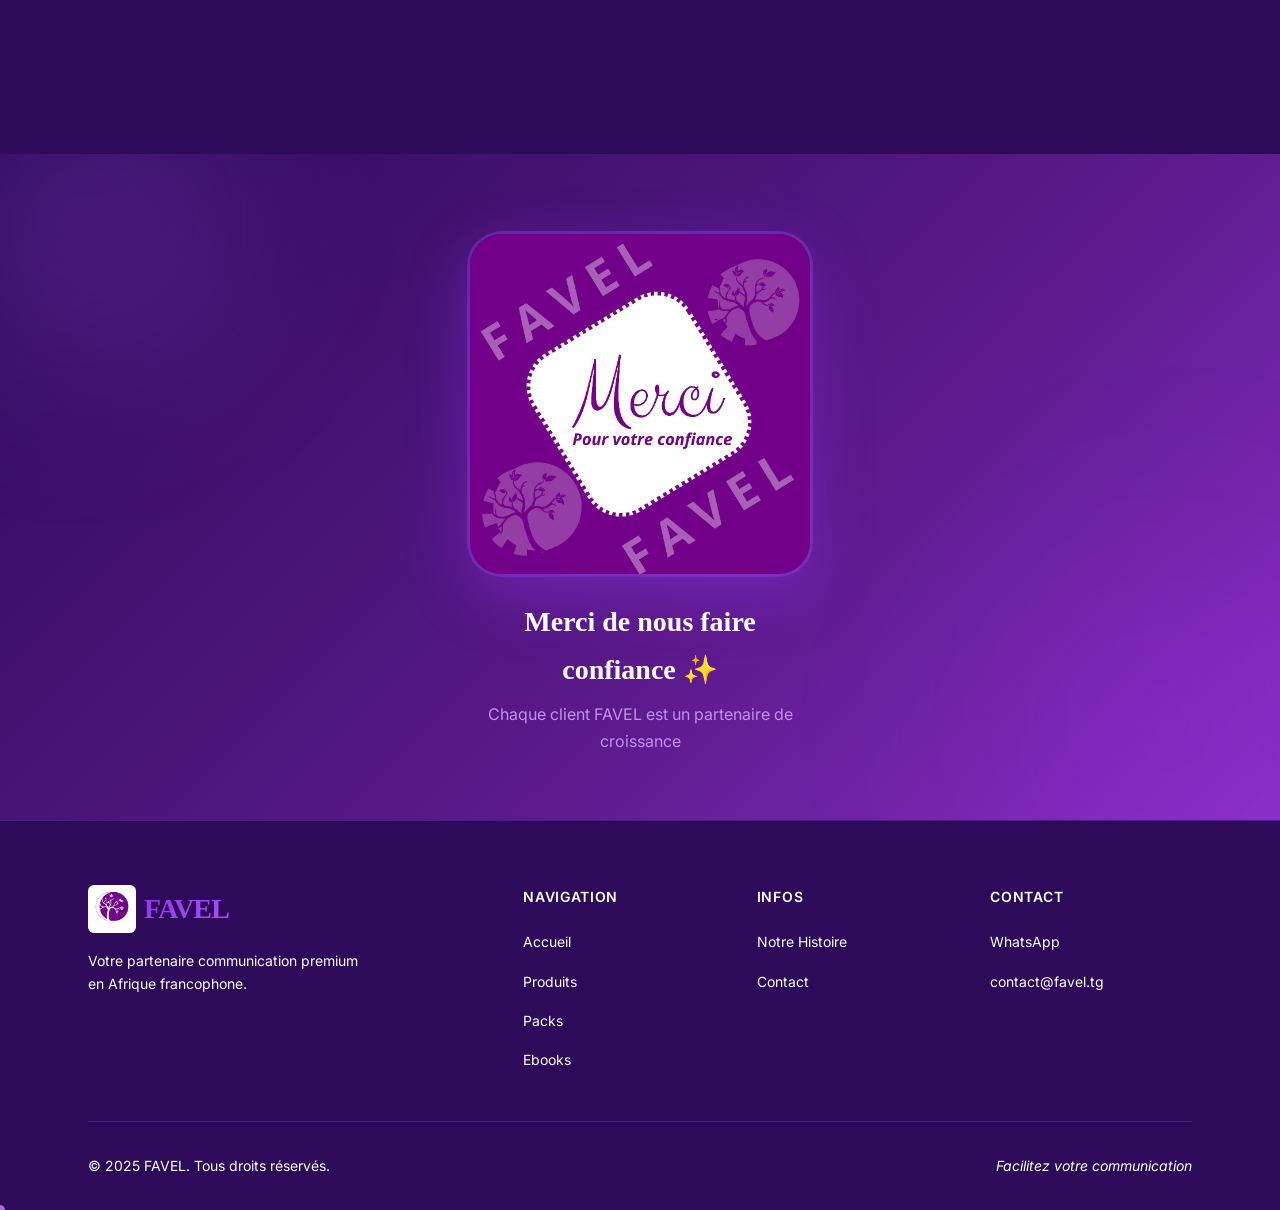
<file: packs.html>
<!DOCTYPE html>
<html lang="fr" dir="ltr">
<head>
  <meta charset="UTF-8">
  <meta name="viewport" content="width=device-width, initial-scale=1.0">
  <meta name="theme-color" content="#1A0533">
  <title>Nos Packs — FAVEL | Formules Communication Tout-en-Un</title>
  <meta name="description" content="Choisissez votre pack de communication FAVEL. Starter, Business ou Premium — des formules complètes à prix réduits pour entrepreneurs et PME d'Afrique de l'Ouest.">
  <link rel="canonical" href="https://favel.tg/packs.html">
  <link rel="preconnect" href="https://fonts.googleapis.com">
  <link rel="preconnect" href="https://fonts.gstatic.com" crossorigin>
  <link rel="stylesheet" href="css/style.css">
  <link rel="stylesheet" href="css/animations.css">
  <link rel="stylesheet" href="css/components.css">
  <style>
    .packs-grid {
      display: grid;
      grid-template-columns: 1fr;
      gap: var(--space-6);
      align-items: start;
    }
    @media (min-width: 768px) {
      .packs-grid { grid-template-columns: repeat(3, 1fr); }
    }
    .savings-badge {
      display: inline-flex;
      align-items: center;
      gap: var(--space-1);
      background: rgba(245,200,66,0.15);
      border: 1px solid rgba(245,200,66,0.3);
      color: var(--gold);
      font-size: var(--text-xs);
      font-weight: 700;
      padding: 3px 10px;
      border-radius: var(--radius-full);
      letter-spacing: 0.05em;
      margin-bottom: var(--space-3);
    }
    .compare-table {
      width: 100%;
      border-collapse: collapse;
      margin-top: var(--space-10);
    }
    .compare-table th,
    .compare-table td {
      padding: var(--space-4);
      text-align: center;
      border-bottom: 1px solid var(--glass-border);
      font-size: var(--text-sm);
    }
    .compare-table th { font-weight: 700; color: var(--white); }
    .compare-table td:first-child { text-align: left; color: var(--gray-300); }
    .compare-table thead { background: rgba(74,16,128,0.3); }
    .check-yes { color: #4ADE80; font-size: 18px; }
    .check-no  { color: var(--gray-600); font-size: 18px; }
  </style>
</head>
<body>
  <a href="#main-content" class="skip-link">Aller au contenu principal</a>
  <div class="page-loader" aria-hidden="true"><div class="loader-logo">FAVEL</div></div>

  <header role="banner">
    <nav class="nav" aria-label="Navigation principale">
      <div class="nav__inner">
        <a href="index.html" class="nav__logo" aria-label="FAVEL — Accueil" style="display:flex;align-items:center;gap:var(--space-2);">
          <img src="LOGO2.jpg" alt="FAVEL Logo" class="nav__logo-img" width="52" height="52" style="height:52px;width:auto;border-radius:8px;object-fit:contain;">
          <span style="font-size:2rem;font-weight:900;letter-spacing:-0.03em;background:var(--gradient-cta);-webkit-background-clip:text;-webkit-text-fill-color:transparent;background-clip:text;">FAVEL</span>
        </a>
        <ul class="nav__links" role="list">
          <li><a href="index.html"           class="nav__link">Accueil</a></li>
          <li><a href="produits.html"        class="nav__link">Produits</a></li>
          <li><a href="packs.html"           class="nav__link active" aria-current="page">Packs</a></li>
          <li><a href="ebooks.html"          class="nav__link">Ebooks</a></li>
          <li><a href="notre-histoire.html"  class="nav__link">Notre Histoire</a></li>
          <li><a href="contact.html"         class="nav__link">Contact</a></li>
        </ul>
        <div class="nav__cta"><a href="contact.html" class="btn btn-primary">Nous écrire</a></div>
        <button class="nav__hamburger" aria-label="Ouvrir le menu" aria-expanded="false"><span></span><span></span><span></span></button>
      </div>
    </nav>
    <nav class="nav__mobile" aria-label="Menu mobile">
      <a href="index.html"          class="nav__mobile-link">Accueil</a>
      <a href="produits.html"       class="nav__mobile-link">Produits</a>
      <a href="packs.html"          class="nav__mobile-link">Packs</a>
      <a href="ebooks.html"         class="nav__mobile-link">Ebooks</a>
      <a href="notre-histoire.html" class="nav__mobile-link">Notre Histoire</a>
      <a href="contact.html"        class="nav__mobile-link">Contact</a>
    </nav>
  </header>

  <main id="main-content">

    <!-- Page Header -->
    <section class="page-header">
      <div class="orb orb-purple" style="width:400px;height:400px;top:-100px;left:50%;transform:translateX(-50%);opacity:0.15;" aria-hidden="true"></div>
      <div class="container" style="position:relative;z-index:2;">
        <nav aria-label="Fil d'Ariane">
          <ol class="breadcrumb" style="justify-content:center;">
            <li><a href="index.html">Accueil</a></li>
            <li class="breadcrumb__sep" aria-hidden="true">/</li>
            <li aria-current="page">Packs</li>
          </ol>
        </nav>
        <p class="section-label" style="justify-content:center;" data-reveal="fade-up">Formules complètes</p>
        <h1 class="page-header__title" data-reveal="fade-up" data-delay="100">
          Choisissez votre <span class="text-gradient">Pack</span>
        </h1>
        <p class="page-header__subtitle" data-reveal="fade-up" data-delay="200">
          Des formules tout-en-un conçues pour les besoins des entrepreneurs africains. Économisez jusqu'à 40% par rapport aux achats individuels.
        </p>
      </div>
    </section>

    <!-- Packs Section -->
    <section class="section" aria-labelledby="packs-title">
      <div class="container">
        <h2 class="sr-only" id="packs-title">Nos packs de communication</h2>

        <div class="packs-grid" data-stagger>

          <!-- Pack Starter -->
          <article class="pack-card" data-reveal="fade-up">
            <div>
              <p class="pack-card__name">Pack Starter</p>
              <h3 class="pack-card__title">L'Essentiel</h3>
              <p class="pack-card__desc">Tout ce qu'il vous faut pour démarrer avec une image professionnelle immédiate.</p>
              <div class="pack-card__price">
                <span class="pack-card__price-amount">25 000</span>
                <span class="pack-card__price-period">CFA</span>
              </div>
              <p class="savings-badge">💰 Économisez 5 000 CFA</p>
            </div>
            <div class="pack-card__for">
              <p class="pack-card__for-label">Idéal pour</p>
              <p class="pack-card__for-text">Entrepreneurs qui démarrent, indépendants, freelances</p>
            </div>
            <div class="pack-card__divider"></div>
            <ul class="pack-card__features" aria-label="Inclus dans le pack Starter">
              <li class="pack-card__feature">
                <span class="pack-card__feature-check" aria-hidden="true">✓</span>
                100 Cartes de visite premium
              </li>
              <li class="pack-card__feature">
                <span class="pack-card__feature-check" aria-hidden="true">✓</span>
                1 Flyer publicitaire (100 ex.)
              </li>
              <li class="pack-card__feature">
                <span class="pack-card__feature-check" aria-hidden="true">✓</span>
                Logo simple professionnel
              </li>
              <li class="pack-card__feature">
                <span class="pack-card__feature-check" aria-hidden="true">✓</span>
                Livraison en 48h
              </li>
              <li class="pack-card__feature" style="color:var(--gray-600);">
                <span style="width:20px;height:20px;display:flex;align-items:center;justify-content:center;flex-shrink:0;" aria-hidden="true">–</span>
                Kit Réseaux Sociaux (non inclus)
              </li>
              <li class="pack-card__feature" style="color:var(--gray-600);">
                <span style="width:20px;height:20px;display:flex;align-items:center;justify-content:center;flex-shrink:0;" aria-hidden="true">–</span>
                Révisions illimitées (non inclus)
              </li>
            </ul>
            <button class="btn btn-ghost w-full"
              data-order="Pack Starter — L'Essentiel"
              data-product="Pack Starter — L'Essentiel"
              data-price="25000"
              data-type="Pack">
              Choisir ce pack
            </button>
          </article>

          <!-- Pack Business (FEATURED) -->
          <article class="pack-card pack-card--featured" data-reveal="fade-up" data-delay="100">
            <div class="pack-card__badge">
              <span class="badge badge-gold">⭐ Recommandé</span>
            </div>
            <div>
              <p class="pack-card__name">Pack Business</p>
              <h3 class="pack-card__title">Le Professionnel</h3>
              <p class="pack-card__desc">La solution complète pour les entrepreneurs qui veulent une image solide sur tous les canaux.</p>
              <div class="pack-card__price">
                <span class="pack-card__price-amount">65 000</span>
                <span class="pack-card__price-period">CFA</span>
              </div>
              <p class="savings-badge">💰 Économisez 23 000 CFA</p>
            </div>
            <div class="pack-card__for">
              <p class="pack-card__for-label">Idéal pour</p>
              <p class="pack-card__for-text">PME, boutiques, professionnels établis, commerçants ambitieux</p>
            </div>
            <div class="pack-card__divider"></div>
            <ul class="pack-card__features" aria-label="Inclus dans le pack Business">
              <li class="pack-card__feature">
                <span class="pack-card__feature-check" aria-hidden="true">✓</span>
                200 Cartes de visite premium
              </li>
              <li class="pack-card__feature">
                <span class="pack-card__feature-check" aria-hidden="true">✓</span>
                3 Flyers publicitaires (200 ex.)
              </li>
              <li class="pack-card__feature">
                <span class="pack-card__feature-check" aria-hidden="true">✓</span>
                Identité visuelle complète
              </li>
              <li class="pack-card__feature">
                <span class="pack-card__feature-check" aria-hidden="true">✓</span>
                Kit Réseaux Sociaux (30 templates)
              </li>
              <li class="pack-card__feature">
                <span class="pack-card__feature-check" aria-hidden="true">✓</span>
                Bannière web publicitaire
              </li>
              <li class="pack-card__feature">
                <span class="pack-card__feature-check" aria-hidden="true">✓</span>
                2 révisions incluses
              </li>
            </ul>
            <button class="btn btn-primary w-full"
              data-order="Pack Business — Le Professionnel"
              data-product="Pack Business — Le Professionnel"
              data-price="65000"
              data-type="Pack">
              Choisir ce pack →
            </button>
          </article>

          <!-- Pack Premium -->
          <article class="pack-card" data-reveal="fade-up" data-delay="200">
            <div>
              <p class="pack-card__name">Pack Premium</p>
              <h3 class="pack-card__title">L'Excellence</h3>
              <p class="pack-card__desc">Le pack ultime pour les marques qui veulent dominer leur marché et inspirer confiance à chaque point de contact.</p>
              <div class="pack-card__price">
                <span class="pack-card__price-amount">120 000</span>
                <span class="pack-card__price-period">CFA</span>
              </div>
              <p class="savings-badge">💰 Économisez 40 000 CFA</p>
            </div>
            <div class="pack-card__for">
              <p class="pack-card__for-label">Idéal pour</p>
              <p class="pack-card__for-text">Grandes PME, startups en croissance, marques avec des ambitions régionales</p>
            </div>
            <div class="pack-card__divider"></div>
            <ul class="pack-card__features" aria-label="Inclus dans le pack Premium">
              <li class="pack-card__feature">
                <span class="pack-card__feature-check" aria-hidden="true">✓</span>
                500 Cartes de visite premium
              </li>
              <li class="pack-card__feature">
                <span class="pack-card__feature-check" aria-hidden="true">✓</span>
                5 Flyers & supports print (500 ex.)
              </li>
              <li class="pack-card__feature">
                <span class="pack-card__feature-check" aria-hidden="true">✓</span>
                Identité visuelle ultra-premium
              </li>
              <li class="pack-card__feature">
                <span class="pack-card__feature-check" aria-hidden="true">✓</span>
                Kit Réseaux Sociaux complet (60 templates)
              </li>
              <li class="pack-card__feature">
                <span class="pack-card__feature-check" aria-hidden="true">✓</span>
                Catalogue produits (8 pages)
              </li>
              <li class="pack-card__feature">
                <span class="pack-card__feature-check" aria-hidden="true">✓</span>
                Révisions illimitées — Support prioritaire
              </li>
            </ul>
            <button class="btn btn-ghost w-full"
              data-order="Pack Premium — L'Excellence"
              data-product="Pack Premium — L'Excellence"
              data-price="120000"
              data-type="Pack">
              Choisir ce pack
            </button>
          </article>

        </div>

        <!-- Section Packs Canva DIY -->
        <div style="margin-top:var(--space-20);" data-reveal="fade-up">
          <header class="section-header section-header--center">
            <p class="section-label" style="color:var(--gold);">100% Modifiables sur Canva</p>
            <h2 class="section-title">Nos Packs de <span class="highlight">Templates Canva</span></h2>
            <p class="section-subtitle" style="max-width:640px;margin-inline:auto;margin-top:var(--space-3);color:var(--gray-300);">
              Vous préférez créer vos visuels vous-même ? Démarrez immédiatement avec nos collections de templates professionnels conçus pour le marché africain. Modifiables en 1 clic !
            </p>
          </header>

          <div class="packs-grid" style="margin-top:var(--space-10);" data-stagger>
            <!-- Pack 15 Carré -->
            <article class="pack-card" data-reveal="fade-up">
              <div style="width:100%;aspect-ratio:4/3;overflow:hidden;border-radius:var(--radius-lg);margin-bottom:var(--space-4);position:relative;">
                <img src="LE%20PACK%20DE%2015%20en%20format%20carr%C3%A9%20prix%201200FR.jpg" alt="Pack 15 Templates Canva Carré" style="width:100%;height:100%;object-fit:cover;">
                <span class="badge badge-gold" style="position:absolute;top:8px;left:8px;z-index:2;box-shadow:0 4px 12px rgba(0,0,0,0.5);">⚡ Format Carré</span>
              </div>
              <div>
                <p class="pack-card__name">Templates Canva</p>
                <h3 class="pack-card__title">Pack 15 Carrés</h3>
                <p class="pack-card__desc">15 designs uniques au format 1080x1080px pour vos publications Instagram, Facebook et LinkedIn.</p>
                <div class="pack-card__price">
                  <span class="pack-card__price-amount">1 200</span>
                  <span class="pack-card__price-period">CFA</span>
                </div>
              </div>
              <div class="pack-card__divider"></div>
              <ul class="pack-card__features">
                <li class="pack-card__feature"><span class="pack-card__feature-check">✓</span> 15 modèles de flyers modifiables</li>
                <li class="pack-card__feature"><span class="pack-card__feature-check">✓</span> Compatible Canva Gratuit & Pro</li>
                <li class="pack-card__feature"><span class="pack-card__feature-check">✓</span> Accès immédiat & à vie</li>
              </ul>
              <button class="btn btn-ghost w-full"
                data-order="Pack 15 Templates Canva (Carré)"
                data-product="Pack 15 Templates Canva - Format Carré (Réf: https://canva.link/pack15formatcarre)"
                data-price="1200"
                data-type="Template Canva">
                Commander (1 200 CFA)
              </button>
            </article>

            <!-- Pack 15 Portrait -->
            <article class="pack-card" data-reveal="fade-up" data-delay="100">
              <div style="width:100%;aspect-ratio:4/3;overflow:hidden;border-radius:var(--radius-lg);margin-bottom:var(--space-4);position:relative;">
                <img src="LE%20PACK%20DE%2015%20en%20format%20carr%C3%A9%20prix%201200FR%202.jpg" alt="Pack 15 Templates Canva Portrait" style="width:100%;height:100%;object-fit:cover;">
                <span class="badge badge-gold" style="position:absolute;top:8px;left:8px;z-index:2;box-shadow:0 4px 12px rgba(0,0,0,0.5);">📱 Stories & Statuts</span>
              </div>
              <div>
                <p class="pack-card__name">Templates Canva</p>
                <h3 class="pack-card__title">Pack 15 Portraits</h3>
                <p class="pack-card__desc">15 modèles verticaux (1080x1920px) optimisés pour exploser vos ventes en statuts WhatsApp et Stories.</p>
                <div class="pack-card__price">
                  <span class="pack-card__price-amount">1 200</span>
                  <span class="pack-card__price-period">CFA</span>
                </div>
              </div>
              <div class="pack-card__divider"></div>
              <ul class="pack-card__features">
                <li class="pack-card__feature"><span class="pack-card__feature-check">✓</span> 15 designs verticaux captivants</li>
                <li class="pack-card__feature"><span class="pack-card__feature-check">✓</span> Optimisé mobile & WhatsApp</li>
                <li class="pack-card__feature"><span class="pack-card__feature-check">✓</span> Accès immédiat & à vie</li>
              </ul>
              <button class="btn btn-ghost w-full"
                data-order="Pack 15 Templates Canva (Portrait)"
                data-product="Pack 15 Templates Canva - Format Portrait (Réf: https://canva.link/pack15-format-portrait)"
                data-price="1200"
                data-type="Template Canva">
                Commander (1 200 CFA)
              </button>
            </article>

            <!-- Méga Pack 50+ / 60 -->
            <article class="pack-card pack-card--featured" data-reveal="fade-up" data-delay="200" style="border-color:rgba(245,200,66,0.6);box-shadow:0 12px 40px rgba(245,200,66,0.15);">
              <div class="pack-card__badge"><span class="badge badge-gold">🔥 Meilleur Prix</span></div>
              <div style="width:100%;aspect-ratio:4/3;overflow:hidden;border-radius:var(--radius-lg);margin-bottom:var(--space-4);position:relative;">
                <img src="LE%20PACK%20DE%2050%20prix%203500FR.jpg" alt="Méga Pack 50+ Templates Canva" style="width:100%;height:100%;object-fit:cover;">
                <span class="badge badge-gold" style="position:absolute;top:8px;left:8px;background:var(--gold);color:var(--purple-950);font-weight:800;box-shadow:0 4px 12px rgba(0,0,0,0.5);">⭐ 60 TEMPLATES</span>
              </div>
              <div>
                <p class="pack-card__name" style="color:var(--gold);">Méga Offre Spéciale</p>
                <h3 class="pack-card__title">Méga Pack 50+ Canva</h3>
                <p class="pack-card__desc">Le pack complet ultime ! 35 flyers carrés + 25 portraits (60 au total) pour tous vos besoins de communication.</p>
                <div class="pack-card__price">
                  <span class="pack-card__price-amount" style="color:var(--gold);">3 500</span>
                  <span class="pack-card__price-period">CFA</span>
                </div>
              </div>
              <div class="pack-card__divider"></div>
              <ul class="pack-card__features">
                <li class="pack-card__feature"><span class="pack-card__feature-check" style="color:var(--gold);">✓</span> 35 flyers carrés + 25 portraits</li>
                <li class="pack-card__feature"><span class="pack-card__feature-check" style="color:var(--gold);">✓</span> Économisez 500 CFA sur le total</li>
                <li class="pack-card__feature"><span class="pack-card__feature-check" style="color:var(--gold);">✓</span> Tous formats (Feed + Story + Statut)</li>
              </ul>
              <button class="btn btn-primary w-full" style="background:var(--gradient-gold);color:var(--purple-950);font-weight:800;"
                data-order="Méga Pack 50+ Templates Canva"
                data-product="Méga Pack 50+ Templates Canva (35 Carrés + 25 Portraits) (Réf: https://canva.link/35-flyer-carre & https://canva.link/25-flyers-portrait)"
                data-price="3500"
                data-type="Template Canva">
                Commander (3 500 CFA) →
              </button>
            </article>
          </div>
        </div>

        <!-- Comparison Table (Desktop) -->
        <div style="margin-top:var(--space-20);" data-reveal="fade-up">
          <header class="section-header section-header--center">
            <p class="section-label">Tout comparer</p>
            <h2 class="section-title">Tableau <span class="highlight">comparatif</span></h2>
          </header>

          <div style="overflow-x:auto;">
            <table class="compare-table" aria-label="Comparaison des packs FAVEL">
              <thead>
                <tr>
                  <th scope="col" style="text-align:left;">Inclus</th>
                  <th scope="col">Starter<br><small style="font-weight:400;color:var(--gray-400);">25 000 CFA</small></th>
                  <th scope="col" style="background:rgba(147,51,234,0.15);">Business<br><small style="font-weight:400;color:var(--purple-300);">65 000 CFA</small></th>
                  <th scope="col">Premium<br><small style="font-weight:400;color:var(--gray-400);">120 000 CFA</small></th>
                </tr>
              </thead>
              <tbody>
                <tr><td>Cartes de visite</td><td>100</td><td style="background:rgba(147,51,234,0.06);">200</td><td>500</td></tr>
                <tr><td>Flyers</td><td>1 modèle</td><td style="background:rgba(147,51,234,0.06);">3 modèles</td><td>5 modèles</td></tr>
                <tr><td>Logo</td><td><span class="check-yes">✓</span></td><td style="background:rgba(147,51,234,0.06);"><span class="check-yes">✓</span></td><td><span class="check-yes">✓</span></td></tr>
                <tr><td>Charte graphique</td><td><span class="check-no">–</span></td><td style="background:rgba(147,51,234,0.06);"><span class="check-yes">✓</span></td><td><span class="check-yes">✓</span></td></tr>
                <tr><td>Kit Réseaux Sociaux</td><td><span class="check-no">–</span></td><td style="background:rgba(147,51,234,0.06);">30 templates</td><td>60 templates</td></tr>
                <tr><td>Bannière web</td><td><span class="check-no">–</span></td><td style="background:rgba(147,51,234,0.06);"><span class="check-yes">✓</span></td><td><span class="check-yes">✓</span></td></tr>
                <tr><td>Catalogue produits</td><td><span class="check-no">–</span></td><td style="background:rgba(147,51,234,0.06);"><span class="check-no">–</span></td><td><span class="check-yes">✓</span></td></tr>
                <tr><td>Révisions</td><td>1</td><td style="background:rgba(147,51,234,0.06);">2</td><td>Illimitées</td></tr>
                <tr><td>Support prioritaire</td><td><span class="check-no">–</span></td><td style="background:rgba(147,51,234,0.06);"><span class="check-no">–</span></td><td><span class="check-yes">✓</span></td></tr>
                <tr>
                  <td></td>
                  <td>
                    <button class="btn btn-ghost" style="font-size:var(--text-xs);"
                      data-order="Pack Starter" data-product="Pack Starter — L'Essentiel" data-price="25000" data-type="Pack">
                      Choisir
                    </button>
                  </td>
                  <td style="background:rgba(147,51,234,0.06);">
                    <button class="btn btn-primary" style="font-size:var(--text-xs);"
                      data-order="Pack Business" data-product="Pack Business — Le Professionnel" data-price="65000" data-type="Pack">
                      Choisir
                    </button>
                  </td>
                  <td>
                    <button class="btn btn-ghost" style="font-size:var(--text-xs);"
                      data-order="Pack Premium" data-product="Pack Premium — L'Excellence" data-price="120000" data-type="Pack">
                      Choisir
                    </button>
                  </td>
                </tr>
              </tbody>
            </table>
          </div>
        </div>

        <!-- FAQ -->
        <div style="margin-top:var(--space-20);max-width:720px;margin-inline:auto;" data-reveal="fade-up">
          <header class="section-header section-header--center">
            <p class="section-label">Questions fréquentes</p>
            <h2 class="section-title">FAQ <span class="highlight">Packs</span></h2>
          </header>

          <div class="accordion-item open">
            <button class="accordion-trigger" aria-expanded="true">
              Comment se déroule la commande ?
              <span class="accordion-icon" aria-hidden="true">+</span>
            </button>
            <div class="accordion-content">
              <p>Cliquez sur votre pack, remplissez le formulaire rapide (prénom, nom, contact), puis vous êtes redirigé vers WhatsApp avec votre commande déjà préparée. Notre équipe prend en charge votre projet immédiatement.</p>
            </div>
          </div>

          <div class="accordion-item">
            <button class="accordion-trigger" aria-expanded="false">
              Quels sont les délais de livraison ?
              <span class="accordion-icon" aria-hidden="true">+</span>
            </button>
            <div class="accordion-content">
              <p>Le Pack Starter est livré en 48h. Le Pack Business en 3 à 5 jours ouvrés. Le Pack Premium en 5 à 7 jours ouvrés. Les délais peuvent varier selon la complexité de votre projet.</p>
            </div>
          </div>

          <div class="accordion-item">
            <button class="accordion-trigger" aria-expanded="false">
              Puis-je modifier mon pack après commande ?
              <span class="accordion-icon" aria-hidden="true">+</span>
            </button>
            <div class="accordion-content">
              <p>Oui, tant que la production n'a pas commencé. Contactez-nous rapidement sur WhatsApp et nous ferons le nécessaire pour adapter votre commande.</p>
            </div>
          </div>

          <div class="accordion-item">
            <button class="accordion-trigger" aria-expanded="false">
              Quels modes de paiement acceptez-vous ?
              <span class="accordion-icon" aria-hidden="true">+</span>
            </button>
            <div class="accordion-content">
              <p>Nous acceptons Mobile Money (MTN, Moov, Orange Money, Wave), virement bancaire, et paiement en espèces sur place à Lomé. Un acompte de 50% est requis pour démarrer la production.</p>
            </div>
          </div>
        </div>

      </div>
    </section>

    <!-- CTA Band -->
    <section class="section" aria-labelledby="cta-pack-title">
      <div class="container">
        <div class="cta-band" data-reveal="scale-up">
          <div class="orb orb-purple" style="width:300px;height:300px;top:-100px;right:-100px;opacity:0.2;" aria-hidden="true"></div>
          <h2 class="cta-band__title" id="cta-pack-title">Pas encore décidé ?</h2>
          <p class="cta-band__subtitle">Discutons ensemble de votre projet. Notre équipe vous conseille gratuitement sur le pack le mieux adapté à votre budget.</p>
          <div class="cta-band__actions">
            <a href="https://wa.me/22890000000?text=Bonjour%20FAVEL%2C%20je%20voudrais%20des%20conseils%20sur%20vos%20packs." target="_blank" rel="noopener noreferrer" class="btn btn-whatsapp btn-lg">
              <svg width="18" height="18" viewBox="0 0 24 24" fill="currentColor" aria-hidden="true"><path d="M17.472 14.382c-.297-.149-1.758-.867-2.03-.967-.273-.099-.471-.148-.67.15-.197.297-.767.966-.94 1.164-.173.199-.347.223-.644.075-.297-.15-1.255-.463-2.39-1.475-.883-.788-1.48-1.761-1.653-2.059-.173-.297-.018-.458.13-.606.134-.133.298-.347.446-.52.149-.174.198-.298.298-.497.099-.198.05-.371-.025-.52-.075-.149-.669-1.612-.916-2.207-.242-.579-.487-.5-.669-.51-.173-.008-.371-.01-.57-.01-.198 0-.52.074-.792.372-.272.297-1.04 1.016-1.04 2.479 0 1.462 1.065 2.875 1.213 3.074.149.198 2.096 3.2 5.077 4.487.709.306 1.262.489 1.694.625.712.227 1.36.195 1.871.118.571-.085 1.758-.719 2.006-1.413.248-.694.248-1.289.173-1.413-.074-.124-.272-.198-.57-.347m-5.421 7.403h-.004a9.87 9.87 0 01-5.031-1.378l-.361-.214-3.741.982.998-3.648-.235-.374a9.86 9.86 0 01-1.51-5.26c.001-5.45 4.436-9.884 9.888-9.884 2.64 0 5.122 1.03 6.988 2.898a9.825 9.825 0 012.893 6.994c-.003 5.45-4.437 9.884-9.885 9.884m8.413-18.297A11.815 11.815 0 0012.05 0C5.495 0 .16 5.335.157 11.892c0 2.096.547 4.142 1.588 5.945L.057 24l6.305-1.654a11.882 11.882 0 005.683 1.448h.005c6.554 0 11.890-5.335 11.893-11.893a11.821 11.821 0 00-3.48-8.413Z"/></svg>
              Conseil gratuit WhatsApp
            </a>
            <a href="produits.html" class="btn btn-secondary btn-lg">Voir les produits</a>
          </div>
        </div>
      </div>
    </section>

    <!-- ── SECTION MERCI ─────────────────────────────────── -->
    <section aria-label="Remerciements FAVEL" style="padding-block:var(--space-20) var(--space-16);background:linear-gradient(135deg,#2D0B5A 0%,#5B1A8A 60%,#8B2FC9 100%);overflow:hidden;position:relative;">
      <div aria-hidden="true" style="position:absolute;top:-80px;left:-60px;width:300px;height:300px;background:rgba(168,85,247,0.18);border-radius:50%;filter:blur(80px);"></div>
      <div aria-hidden="true" style="position:absolute;bottom:-80px;right:-60px;width:350px;height:350px;background:rgba(147,51,234,0.15);border-radius:50%;filter:blur(100px);"></div>
      <div class="container" style="text-align:center;position:relative;z-index:2;">
        <figure style="margin:0 auto;max-width:340px;">
          <img src="MERCI.jpg" alt="Merci pour votre confiance — FAVEL" width="340" height="340" loading="lazy"
               style="width:100%;max-width:340px;height:auto;border-radius:var(--radius-2xl);box-shadow:0 20px 60px rgba(147,51,234,0.45),0 0 0 3px rgba(168,85,247,0.3);">
          <figcaption style="margin-top:var(--space-6);font-family:var(--font-display);font-size:clamp(1.25rem,3vw,1.75rem);font-weight:700;color:var(--white);">
            Merci de nous faire confiance ✨
            <span style="display:block;font-family:var(--font-body);font-size:var(--text-base);font-weight:400;color:var(--purple-300);margin-top:var(--space-2);">Chaque client FAVEL est un partenaire de croissance</span>
          </figcaption>
        </figure>
      </div>
    </section>

  </main>

  <footer class="footer" role="contentinfo">
    <div class="container">
      <div class="footer__grid">
        <div class="footer__brand">
          <a href="index.html" class="nav__logo" aria-label="FAVEL — Accueil" style="display:flex;align-items:center;gap:var(--space-2);"><img src="LOGO2.jpg" alt="FAVEL Logo" width="48" height="48" style="height:48px;width:auto;border-radius:6px;object-fit:contain;"><span style="font-size:1.75rem;font-weight:900;letter-spacing:-0.03em;background:var(--gradient-cta);-webkit-background-clip:text;-webkit-text-fill-color:transparent;background-clip:text;">FAVEL</span></a>
          <p>Votre partenaire communication premium en Afrique francophone.</p>
        </div>
        <nav aria-label="Pages"><p class="footer__title">Navigation</p><ul class="footer__links" role="list"><li><a href="index.html" class="footer__link">Accueil</a></li><li><a href="produits.html" class="footer__link">Produits</a></li><li><a href="packs.html" class="footer__link">Packs</a></li><li><a href="ebooks.html" class="footer__link">Ebooks</a></li></ul></nav>
        <nav aria-label="Infos"><p class="footer__title">Infos</p><ul class="footer__links" role="list"><li><a href="notre-histoire.html" class="footer__link">Notre Histoire</a></li><li><a href="contact.html" class="footer__link">Contact</a></li></ul></nav>
        <div><p class="footer__title">Contact</p><ul class="footer__links" role="list"><li><a href="https://wa.me/22890000000" class="footer__link" target="_blank" rel="noopener">WhatsApp</a></li><li><a href="mailto:contact@favel.tg" class="footer__link">contact@favel.tg</a></li></ul></div>
      </div>
      <div class="footer__bottom">
        <p class="footer__copy">© 2025 FAVEL. Tous droits réservés.</p>
        <p class="footer__copy"><em>Facilitez votre communication</em></p>
      </div>
    </div>
  </footer>

  <a href="https://wa.me/22890000000" class="whatsapp-float" target="_blank" rel="noopener noreferrer" aria-label="Chat WhatsApp FAVEL">
    <div class="whatsapp-float__pulse" aria-hidden="true"></div>
    <svg viewBox="0 0 24 24" aria-hidden="true"><path d="M17.472 14.382c-.297-.149-1.758-.867-2.03-.967-.273-.099-.471-.148-.67.15-.197.297-.767.966-.94 1.164-.173.199-.347.223-.644.075-.297-.15-1.255-.463-2.39-1.475-.883-.788-1.48-1.761-1.653-2.059-.173-.297-.018-.458.13-.606.134-.133.298-.347.446-.52.149-.174.198-.298.298-.497.099-.198.05-.371-.025-.52-.075-.149-.669-1.612-.916-2.207-.242-.579-.487-.5-.669-.51-.173-.008-.371-.01-.57-.01-.198 0-.52.074-.792.372-.272.297-1.04 1.016-1.04 2.479 0 1.462 1.065 2.875 1.213 3.074.149.198 2.096 3.2 5.077 4.487.709.306 1.262.489 1.694.625.712.227 1.36.195 1.871.118.571-.085 1.758-.719 2.006-1.413.248-.694.248-1.289.173-1.413-.074-.124-.272-.198-.57-.347m-5.421 7.403h-.004a9.87 9.87 0 01-5.031-1.378l-.361-.214-3.741.982.998-3.648-.235-.374a9.86 9.86 0 01-1.51-5.26c.001-5.45 4.436-9.884 9.888-9.884 2.64 0 5.122 1.03 6.988 2.898a9.825 9.825 0 012.893 6.994c-.003 5.45-4.437 9.884-9.885 9.884m8.413-18.297A11.815 11.815 0 0012.05 0C5.495 0 .16 5.335.157 11.892c0 2.096.547 4.142 1.588 5.945L.057 24l6.305-1.654a11.882 11.882 0 005.683 1.448h.005c6.554 0 11.890-5.335 11.893-11.893a11.821 11.821 0 00-3.48-8.413Z"/></svg>
  </a>
  <button class="scroll-top" aria-label="Retour en haut de page">
    <svg width="18" height="18" viewBox="0 0 24 24" fill="none" stroke="currentColor" stroke-width="2" stroke-linecap="round" stroke-linejoin="round" aria-hidden="true"><path d="M18 15l-6-6-6 6"/></svg>
  </button>

  <script src="js/main.js" defer></script>
  <script src="js/purchase.js" defer></script>
</body>
</html>
</file>
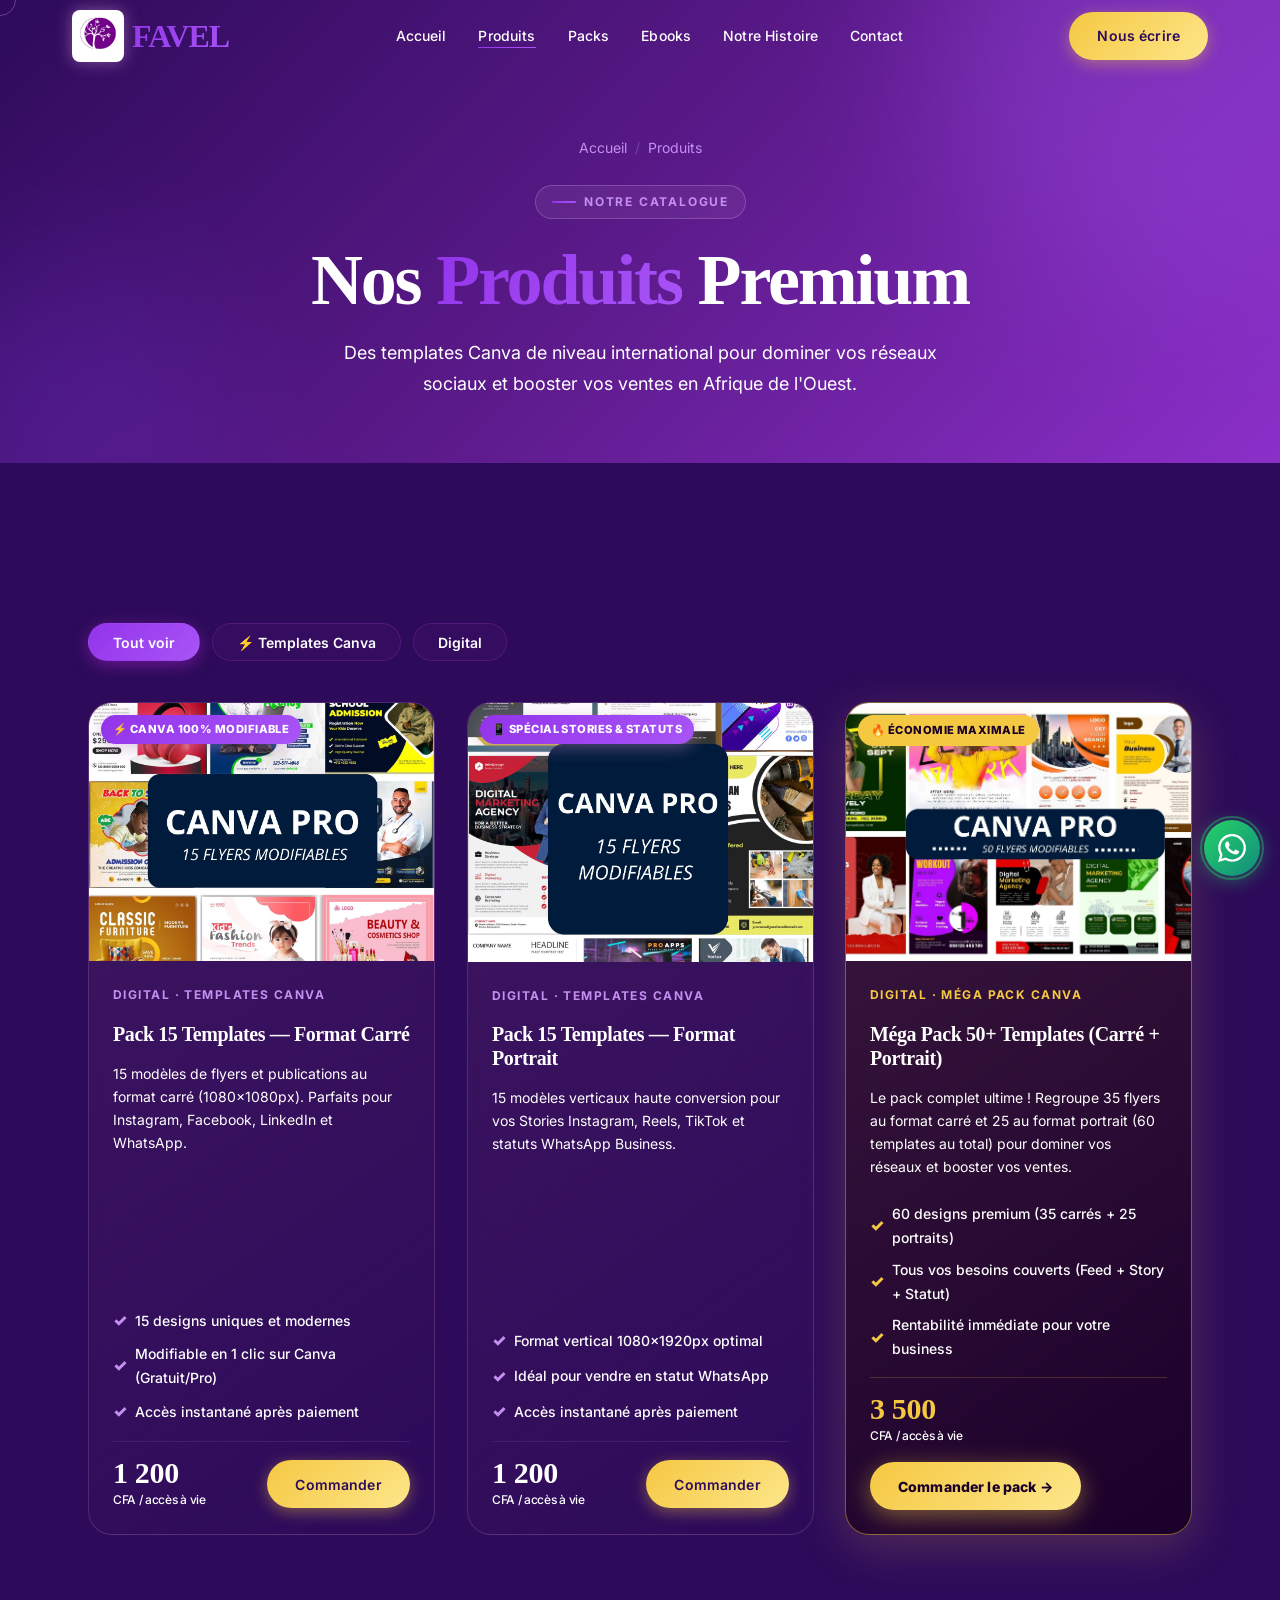
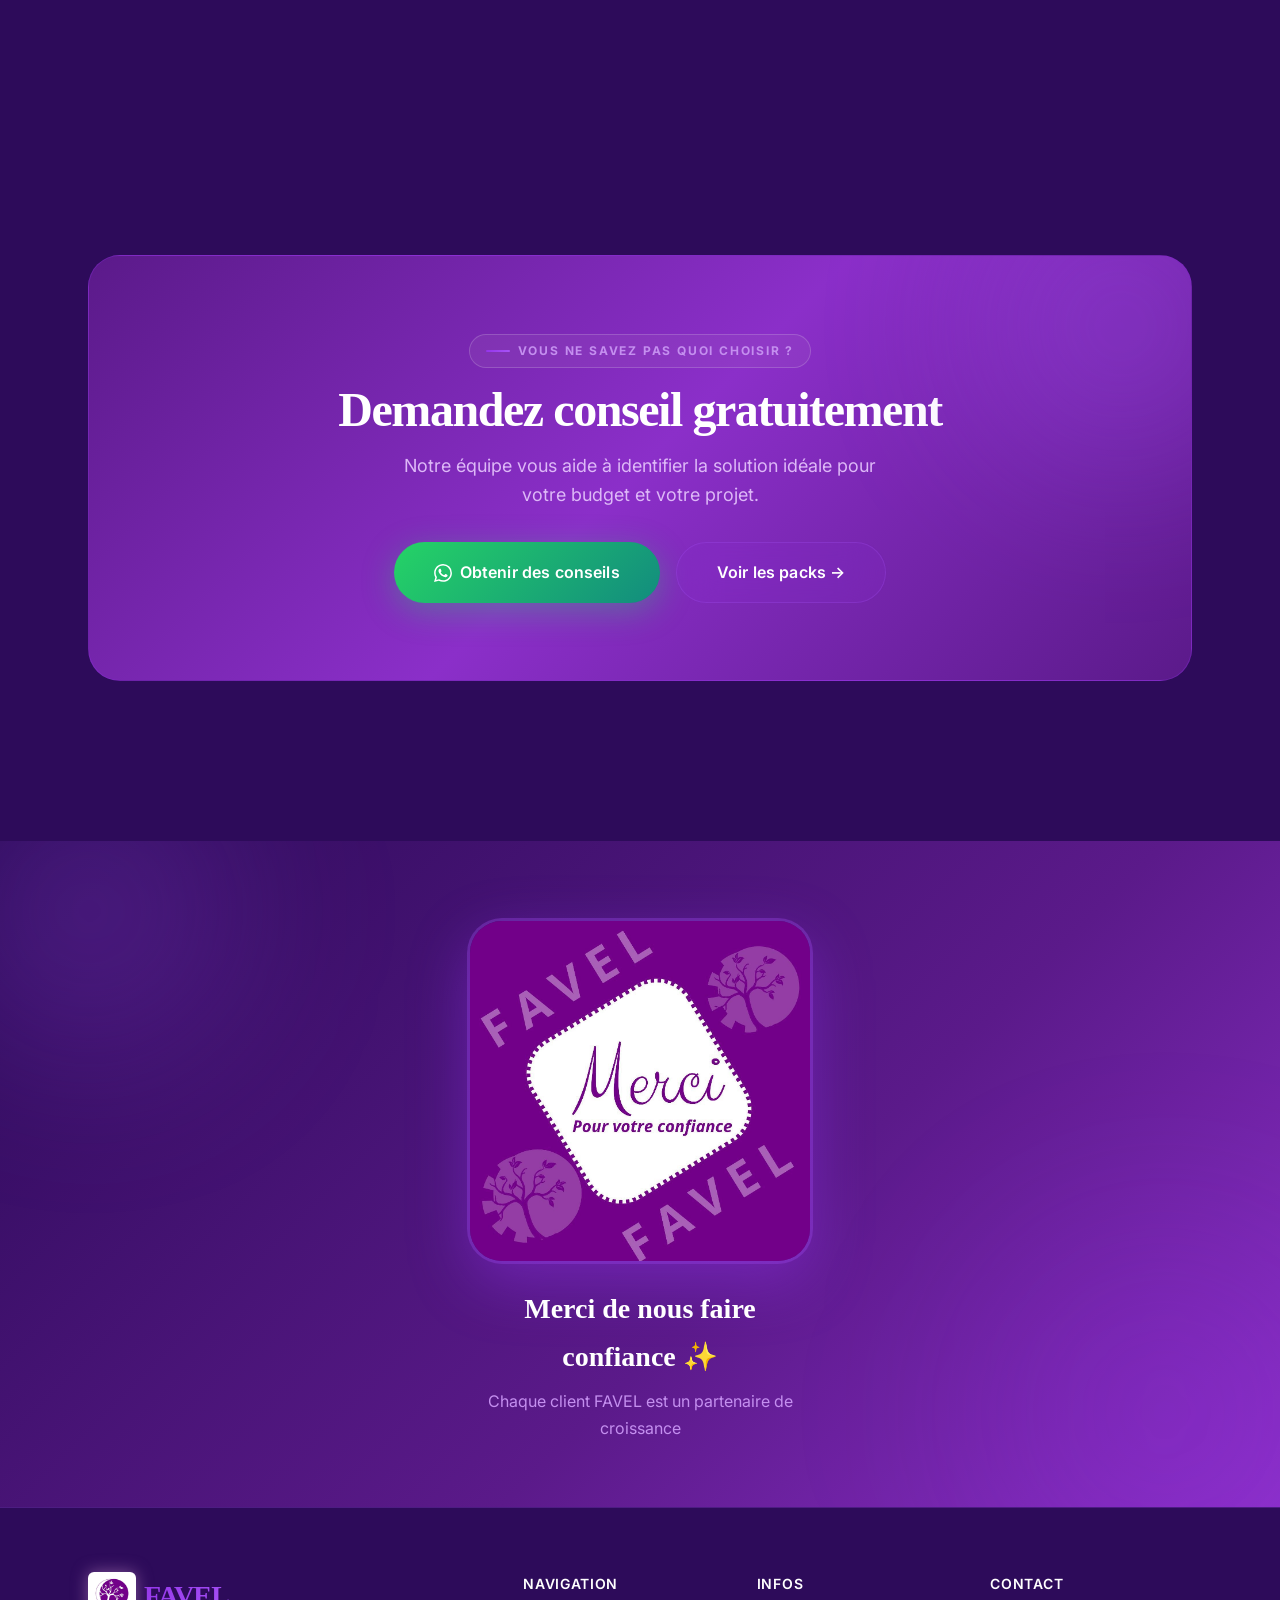
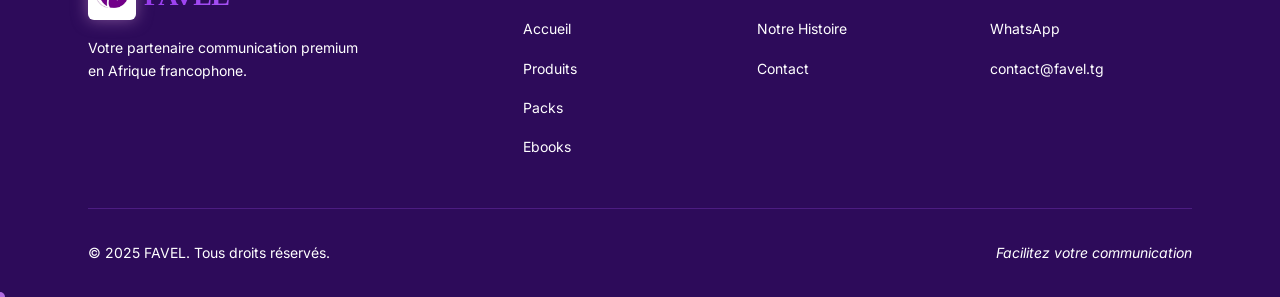
<file: produits.html>
<!DOCTYPE html>
<html lang="fr" dir="ltr">
<head>
  <meta charset="UTF-8">
  <meta name="viewport" content="width=device-width, initial-scale=1.0">
  <meta name="theme-color" content="#1A0028">
  <title>Nos Produits — FAVEL | Communication Premium Afrique de l'Ouest</title>
  <meta name="description" content="Découvrez notre gamme de templates Canva premium : Pack 15 Format Carré, Pack 15 Format Portrait, et le Méga Pack 50+ Templates. Commandez via WhatsApp en moins de 2 minutes.">
  <link rel="canonical" href="https://favel.tg/produits.html">
  <meta property="og:title"       content="Nos Produits — FAVEL">
  <meta property="og:description" content="Templates Canva premium pour entrepreneurs africains : 15 formats carrés, 15 portraits, ou le méga pack 50+.">
  <meta property="og:url"         content="https://favel.tg/produits.html">
  <link rel="preconnect" href="https://fonts.googleapis.com">
  <link rel="preconnect" href="https://fonts.gstatic.com" crossorigin>
  <link rel="stylesheet" href="css/style.css">
  <link rel="stylesheet" href="css/animations.css">
  <link rel="stylesheet" href="css/components.css">
  <style>
    /* ── Nav Logo Image ── */
    .nav__logo-img {
      display: block;
      height: 44px;
      width: auto;
      filter: drop-shadow(0 0 8px rgba(181,128,189,0.6));
      transition: filter 0.3s ease;
    }
    .nav__logo:hover .nav__logo-img {
      filter: drop-shadow(0 0 14px rgba(181,128,189,0.9));
    }

    /* ── Products Grid ── */
    .products-grid {
      display: grid;
      grid-template-columns: 1fr;
      gap: var(--space-8);
    }
    @media (min-width: 640px) {
      .products-grid { grid-template-columns: repeat(2, 1fr); }
    }
    @media (min-width: 1024px) {
      .products-grid { grid-template-columns: repeat(3, 1fr); }
    }

    /* ── Product Card Enhanced ── */
    .product-card {
      background: linear-gradient(145deg, rgba(119,56,116,0.25) 0%, var(--purple-950) 100%);
      border: 1px solid rgba(181,128,189,0.25);
      border-radius: var(--radius-xl);
      overflow: hidden;
      transition: transform 0.3s ease, box-shadow 0.3s ease, border-color 0.3s ease;
      display: flex;
      flex-direction: column;
    }
    .product-card:hover {
      transform: translateY(-6px);
      box-shadow: 0 20px 60px rgba(181,128,189,0.25);
      border-color: rgba(212,190,231,0.5);
    }
    .product-card__image {
      position: relative;
      width: 100%;
      aspect-ratio: 4/3;
      overflow: hidden;
    }
    .product-card__image img {
      width: 100%;
      height: 100%;
      object-fit: cover;
      transition: transform 0.5s ease;
    }
    .product-card:hover .product-card__image img {
      transform: scale(1.06);
    }
    .product-card__body {
      padding: var(--space-6);
      display: flex;
      flex-direction: column;
      gap: var(--space-4);
      flex: 1;
    }
    .product-card__category {
      font-size: var(--text-xs);
      font-weight: 700;
      letter-spacing: 0.12em;
      text-transform: uppercase;
      color: var(--purple-300);
    }
    .product-card__title {
      font-family: var(--font-display);
      font-size: var(--text-xl);
      font-weight: 800;
      color: var(--white);
      line-height: 1.2;
    }
    .product-card__desc {
      font-size: var(--text-sm);
      color: var(--gray-300);
      line-height: 1.65;
      flex: 1;
    }
    .product-card__benefits {
      display: flex;
      flex-direction: column;
      gap: var(--space-2);
      margin: 0;
    }
    .product-card__benefit {
      display: flex;
      align-items: center;
      gap: var(--space-2);
      font-size: var(--text-sm);
      color: var(--gray-300);
      font-weight: 500;
    }
    .product-card__benefit-icon {
      color: var(--purple-300);
      font-weight: 900;
      font-size: 1rem;
      flex-shrink: 0;
    }
    .product-card__footer {
      display: flex;
      align-items: center;
      justify-content: space-between;
      gap: var(--space-4);
      flex-wrap: wrap;
      padding-top: var(--space-4);
      border-top: 1px solid rgba(181,128,189,0.15);
      margin-top: auto;
    }
    .product-card__price {
      display: flex;
      flex-direction: column;
    }
    .product-card__price-amount {
      font-family: var(--font-display);
      font-size: var(--text-3xl);
      font-weight: 900;
      color: var(--white);
      line-height: 1;
    }
    .product-card__price-unit {
      font-size: var(--text-xs);
      color: var(--gray-400);
      margin-top: 2px;
    }

    /* Badge */
    .badge {
      display: inline-flex;
      align-items: center;
      padding: 0.3rem 0.75rem;
      border-radius: var(--radius-full);
      font-size: 0.7rem;
      font-weight: 800;
      letter-spacing: 0.04em;
      text-transform: uppercase;
    }
    .badge-vivid {
      background: var(--gradient-cta);
      color: #fff;
      box-shadow: 0 4px 16px rgba(181,128,189,0.45);
    }
    .badge-gold {
      background: var(--gold);
      color: #1A0028;
      box-shadow: 0 4px 16px rgba(245,200,66,0.4);
    }

    /* Section Label */
    .section-label {
      display: inline-flex;
      align-items: center;
      gap: var(--space-2);
      font-size: var(--text-xs);
      font-weight: 700;
      letter-spacing: 0.15em;
      text-transform: uppercase;
      color: var(--purple-300);
      background: rgba(181,128,189,0.12);
      border: 1px solid rgba(212,190,231,0.25);
      border-radius: var(--radius-full);
      padding: 0.35rem 1rem;
      margin-bottom: var(--space-6);
    }

    /* Filter tabs */
    .filter-tabs {
      display: flex;
      flex-wrap: wrap;
      gap: var(--space-3);
      margin-bottom: var(--space-10);
    }
    .filter-tab {
      padding: 0.6rem 1.5rem;
      border-radius: var(--radius-full);
      font-size: var(--text-sm);
      font-weight: 600;
      color: var(--gray-300);
      background: rgba(170,34,204,0.06);
      border: 1px solid rgba(204,68,221,0.2);
      cursor: pointer;
      transition: all 0.25s ease;
    }
    .filter-tab:hover {
      background: rgba(170,34,204,0.15);
      border-color: rgba(224,102,238,0.4);
      color: var(--white);
    }
    .filter-tab.active {
      background: var(--gradient-cta);
      border-color: transparent;
      color: #fff;
      box-shadow: 0 4px 16px rgba(170,34,204,0.5);
    }

    /* Page Header */
    .page-header {
      padding-block: calc(var(--nav-height) + var(--space-16)) var(--space-16);
      text-align: center;
      position: relative;
      overflow: hidden;
      background: var(--gradient-hero);
    }
    .page-header__title {
      font-family: var(--font-display);
      font-size: clamp(2.5rem, 6vw, 4.5rem);
      font-weight: 900;
      color: var(--white);
      letter-spacing: -0.03em;
      margin-bottom: var(--space-5);
      line-height: 1.05;
    }
    .page-header__subtitle {
      font-size: var(--text-lg);
      color: var(--gray-300);
      max-width: 620px;
      margin-inline: auto;
      line-height: 1.7;
    }
    .text-gradient {
      background: var(--gradient-cta);
      -webkit-background-clip: text;
      -webkit-text-fill-color: transparent;
      background-clip: text;
    }

    /* Breadcrumb */
    .breadcrumb {
      display: flex;
      align-items: center;
      gap: var(--space-2);
      justify-content: center;
      margin-bottom: var(--space-6);
      font-size: var(--text-sm);
      color: var(--purple-300);
    }
    .breadcrumb a { color: var(--gray-400); text-decoration: none; }
    .breadcrumb a:hover { color: var(--purple-300); }
    .breadcrumb__sep { color: var(--gray-600); }
  </style>
</head>
<body>
  <a href="#main-content" class="skip-link">Aller au contenu principal</a>
  <div class="page-loader" aria-hidden="true"><div class="loader-logo">FAVEL</div></div>

  <header role="banner">
    <nav class="nav" aria-label="Navigation principale">
      <div class="nav__inner">
        <a href="index.html" class="nav__logo" aria-label="FAVEL — Accueil" style="display:flex;align-items:center;gap:var(--space-2);">
          <img src="LOGO2.jpg" alt="FAVEL — Agence de communication premium" class="nav__logo-img" width="52" height="52" style="height:52px;width:auto;border-radius:8px;object-fit:contain;">
          <span style="font-size:2rem;font-weight:900;letter-spacing:-0.03em;background:var(--gradient-cta);-webkit-background-clip:text;-webkit-text-fill-color:transparent;background-clip:text;">FAVEL</span>
        </a>
        <ul class="nav__links" role="list">
          <li><a href="index.html"           class="nav__link">Accueil</a></li>
          <li><a href="produits.html"        class="nav__link active" aria-current="page">Produits</a></li>
          <li><a href="packs.html"           class="nav__link">Packs</a></li>
          <li><a href="ebooks.html"          class="nav__link">Ebooks</a></li>
          <li><a href="notre-histoire.html"  class="nav__link">Notre Histoire</a></li>
          <li><a href="contact.html"         class="nav__link">Contact</a></li>
        </ul>
        <div class="nav__cta">
          <a href="contact.html" class="btn btn-primary">Nous écrire</a>
        </div>
        <button class="nav__hamburger" aria-label="Ouvrir le menu" aria-expanded="false">
          <span></span><span></span><span></span>
        </button>
      </div>
    </nav>
    <nav class="nav__mobile" aria-label="Menu mobile">
      <a href="index.html"          class="nav__mobile-link">Accueil</a>
      <a href="produits.html"       class="nav__mobile-link">Produits</a>
      <a href="packs.html"          class="nav__mobile-link">Packs</a>
      <a href="ebooks.html"         class="nav__mobile-link">Ebooks</a>
      <a href="notre-histoire.html" class="nav__mobile-link">Notre Histoire</a>
      <a href="contact.html"        class="nav__mobile-link">Contact</a>
    </nav>
  </header>

  <main id="main-content">

    <!-- Page Header -->
    <section class="page-header">
      <div class="orb orb-purple" style="width:500px;height:500px;top:-200px;right:-150px;opacity:0.3;" aria-hidden="true"></div>
      <div class="orb orb-violet" style="width:300px;height:300px;bottom:-100px;left:-80px;opacity:0.2;" aria-hidden="true"></div>
      <div class="container" style="position:relative;z-index:2;">
        <nav aria-label="Fil d'Ariane">
          <ol class="breadcrumb">
            <li><a href="index.html">Accueil</a></li>
            <li class="breadcrumb__sep" aria-hidden="true">/</li>
            <li aria-current="page">Produits</li>
          </ol>
        </nav>
        <p class="section-label" data-reveal="fade-up">Notre catalogue</p>
        <h1 class="page-header__title" data-reveal="fade-up" data-delay="100">
          Nos <span class="text-gradient">Produits</span> Premium
        </h1>
        <p class="page-header__subtitle" data-reveal="fade-up" data-delay="200">
          Des templates Canva de niveau international pour dominer vos réseaux sociaux et booster vos ventes en Afrique de l'Ouest.
        </p>
      </div>
    </section>

    <!-- Products Section -->
    <section class="section" id="produits" aria-labelledby="produits-title">
      <div class="container">

        <!-- Filter Tabs -->
        <div class="filter-tabs" role="tablist" aria-label="Filtrer les produits" data-reveal="fade-up">
          <button class="filter-tab active" role="tab" aria-selected="true"  data-filter="all">Tout voir</button>
          <button class="filter-tab"        role="tab" aria-selected="false" data-filter="canva">⚡ Templates Canva</button>
          <button class="filter-tab"        role="tab" aria-selected="false" data-filter="digital">Digital</button>
        </div>

        <h2 class="sr-only" id="produits-title">Catalogue de nos produits</h2>

        <div class="products-grid" data-stagger>

          <!-- Produit 1 : Pack 15 Format Carré -->
          <article class="product-card" data-category="canva digital" data-reveal="fade-up">
            <div class="product-card__image">
              <img src="LE%20PACK%20DE%2015%20en%20format%20carr%C3%A9%20prix%201200FR.jpg"
                   alt="Pack 15 Templates Canva Format Carré 1080x1080px pour Instagram Facebook LinkedIn WhatsApp"
                   loading="lazy">
              <div class="badge badge-vivid"
                   style="position:absolute;top:12px;left:12px;z-index:2;">
                ⚡ Canva 100% Modifiable
              </div>
            </div>
            <div class="product-card__body">
              <p class="product-card__category">Digital · Templates Canva</p>
              <h3 class="product-card__title">Pack 15 Templates — Format Carré</h3>
              <p class="product-card__desc">
                15 modèles de flyers et publications au format carré (1080×1080px). Parfaits pour Instagram, Facebook, LinkedIn et WhatsApp.
              </p>
              <ul class="product-card__benefits" aria-label="Avantages inclus">
                <li class="product-card__benefit">
                  <span class="product-card__benefit-icon" aria-hidden="true">✓</span>
                  15 designs uniques et modernes
                </li>
                <li class="product-card__benefit">
                  <span class="product-card__benefit-icon" aria-hidden="true">✓</span>
                  Modifiable en 1 clic sur Canva (Gratuit/Pro)
                </li>
                <li class="product-card__benefit">
                  <span class="product-card__benefit-icon" aria-hidden="true">✓</span>
                  Accès instantané après paiement
                </li>
              </ul>
              <div class="product-card__footer">
                <div class="product-card__price">
                  <span class="product-card__price-amount">1 200</span>
                  <span class="product-card__price-unit">CFA / accès à vie</span>
                </div>
                <button class="btn btn-primary product-card__cta"
                  data-order="Pack 15 Templates Canva (Carré)"
                  data-product="Pack 15 Templates Canva - Format Carré (Réf: https://canva.link/pack15formatcarre)"
                  data-price="1200"
                  data-type="Template Canva"
                  aria-label="Commander le Pack 15 Templates Format Carré">
                  Commander
                </button>
              </div>
            </div>
          </article>

          <!-- Produit 2 : Pack 15 Format Portrait -->
          <article class="product-card" data-category="canva digital" data-reveal="fade-up" data-delay="100">
            <div class="product-card__image">
              <img src="LE%20PACK%20DE%2015%20en%20format%20carr%C3%A9%20prix%201200FR%202.jpg"
                   alt="Pack 15 Templates Canva Format Portrait 1080x1920px pour Stories Instagram Reels TikTok WhatsApp"
                   loading="lazy">
              <div class="badge badge-vivid"
                   style="position:absolute;top:12px;left:12px;z-index:2;">
                📱 Spécial Stories &amp; Statuts
              </div>
            </div>
            <div class="product-card__body">
              <p class="product-card__category">Digital · Templates Canva</p>
              <h3 class="product-card__title">Pack 15 Templates — Format Portrait</h3>
              <p class="product-card__desc">
                15 modèles verticaux haute conversion pour vos Stories Instagram, Reels, TikTok et statuts WhatsApp Business.
              </p>
              <ul class="product-card__benefits" aria-label="Avantages inclus">
                <li class="product-card__benefit">
                  <span class="product-card__benefit-icon" aria-hidden="true">✓</span>
                  Format vertical 1080×1920px optimal
                </li>
                <li class="product-card__benefit">
                  <span class="product-card__benefit-icon" aria-hidden="true">✓</span>
                  Idéal pour vendre en statut WhatsApp
                </li>
                <li class="product-card__benefit">
                  <span class="product-card__benefit-icon" aria-hidden="true">✓</span>
                  Accès instantané après paiement
                </li>
              </ul>
              <div class="product-card__footer">
                <div class="product-card__price">
                  <span class="product-card__price-amount">1 200</span>
                  <span class="product-card__price-unit">CFA / accès à vie</span>
                </div>
                <button class="btn btn-primary product-card__cta"
                  data-order="Pack 15 Templates Canva (Portrait)"
                  data-product="Pack 15 Templates Canva - Format Portrait (Réf: https://canva.link/pack15-format-portrait)"
                  data-price="1200"
                  data-type="Template Canva"
                  aria-label="Commander le Pack 15 Templates Format Portrait">
                  Commander
                </button>
              </div>
            </div>
          </article>

          <!-- Produit 3 : Méga Pack 50+ Templates — FEATURED -->
          <article class="product-card" data-category="canva digital" data-reveal="fade-up" data-delay="200"
                   style="border-color:rgba(245,200,66,0.45);box-shadow:0 12px 48px rgba(245,200,66,0.18);background:linear-gradient(145deg,rgba(100,60,0,0.3) 0%,rgba(26,0,40,0.95) 100%);">
            <div class="product-card__image">
              <img src="LE%20PACK%20DE%2050%20prix%203500FR.jpg"
                   alt="Méga Pack 50+ Templates Canva Carré et Portrait — Pack économique 60 templates"
                   loading="lazy">
              <div class="badge badge-gold"
                   style="position:absolute;top:12px;left:12px;z-index:2;">
                🔥 ÉCONOMIE MAXIMALE
              </div>
            </div>
            <div class="product-card__body">
              <p class="product-card__category" style="color:var(--gold);">Digital · Méga Pack Canva</p>
              <h3 class="product-card__title" style="color:#fff;">Méga Pack 50+ Templates (Carré + Portrait)</h3>
              <p class="product-card__desc">
                Le pack complet ultime ! Regroupe 35 flyers au format carré et 25 au format portrait (60 templates au total) pour dominer vos réseaux et booster vos ventes.
              </p>
              <ul class="product-card__benefits" aria-label="Avantages inclus">
                <li class="product-card__benefit">
                  <span class="product-card__benefit-icon" style="color:var(--gold);" aria-hidden="true">✓</span>
                  60 designs premium (35 carrés + 25 portraits)
                </li>
                <li class="product-card__benefit">
                  <span class="product-card__benefit-icon" style="color:var(--gold);" aria-hidden="true">✓</span>
                  Tous vos besoins couverts (Feed + Story + Statut)
                </li>
                <li class="product-card__benefit">
                  <span class="product-card__benefit-icon" style="color:var(--gold);" aria-hidden="true">✓</span>
                  Rentabilité immédiate pour votre business
                </li>
              </ul>
              <div class="product-card__footer" style="border-top-color:rgba(245,200,66,0.2);">
                <div class="product-card__price">
                  <span class="product-card__price-amount" style="color:var(--gold);">3 500</span>
                  <span class="product-card__price-unit">CFA / accès à vie</span>
                </div>
                <button class="btn product-card__cta"
                  style="background:var(--gradient-gold);color:#1A0028;font-weight:800;box-shadow:0 6px 24px rgba(245,200,66,0.45);"
                  data-order="Méga Pack 50+ Templates Canva"
                  data-product="Méga Pack 50+ Templates Canva (35 Carrés + 25 Portraits)"
                  data-price="3500"
                  data-type="Template Canva"
                  aria-label="Commander le Méga Pack 50+ Templates Canva">
                  Commander le pack →
                </button>
              </div>
            </div>
          </article>

        </div>
      </div>
    </section>

    <!-- CTA Band -->
    <section class="section" aria-labelledby="cta-prod-title">
      <div class="container">
        <div class="cta-band" data-reveal="scale-up">
          <div class="orb orb-purple" style="width:300px;height:300px;top:-80px;right:-80px;opacity:0.25;" aria-hidden="true"></div>
          <p class="section-label" style="margin-bottom:var(--space-4);">Vous ne savez pas quoi choisir ?</p>
          <h2 class="cta-band__title" id="cta-prod-title">Demandez conseil gratuitement</h2>
          <p class="cta-band__subtitle">Notre équipe vous aide à identifier la solution idéale pour votre budget et votre projet.</p>
          <div class="cta-band__actions">
            <a href="https://wa.me/22890000000?text=Bonjour%20FAVEL%2C%20j'aimerais%20des%20conseils%20sur%20vos%20produits."
               target="_blank" rel="noopener noreferrer" class="btn btn-whatsapp btn-lg">
              <svg width="18" height="18" viewBox="0 0 24 24" fill="currentColor" aria-hidden="true"><path d="M17.472 14.382c-.297-.149-1.758-.867-2.03-.967-.273-.099-.471-.148-.67.15-.197.297-.767.966-.94 1.164-.173.199-.347.223-.644.075-.297-.15-1.255-.463-2.39-1.475-.883-.788-1.48-1.761-1.653-2.059-.173-.297-.018-.458.13-.606.134-.133.298-.347.446-.52.149-.174.198-.298.298-.497.099-.198.05-.371-.025-.52-.075-.149-.669-1.612-.916-2.207-.242-.579-.487-.5-.669-.51-.173-.008-.371-.01-.57-.01-.198 0-.52.074-.792.372-.272.297-1.04 1.016-1.04 2.479 0 1.462 1.065 2.875 1.213 3.074.149.198 2.096 3.2 5.077 4.487.709.306 1.262.489 1.694.625.712.227 1.36.195 1.871.118.571-.085 1.758-.719 2.006-1.413.248-.694.248-1.289.173-1.413-.074-.124-.272-.198-.57-.347m-5.421 7.403h-.004a9.87 9.87 0 01-5.031-1.378l-.361-.214-3.741.982.998-3.648-.235-.374a9.86 9.86 0 01-1.51-5.26c.001-5.45 4.436-9.884 9.888-9.884 2.64 0 5.122 1.03 6.988 2.898a9.825 9.825 0 012.893 6.994c-.003 5.45-4.437 9.884-9.885 9.884m8.413-18.297A11.815 11.815 0 0012.05 0C5.495 0 .16 5.335.157 11.892c0 2.096.547 4.142 1.588 5.945L.057 24l6.305-1.654a11.882 11.882 0 005.683 1.448h.005c6.554 0 11.890-5.335 11.893-11.893a11.821 11.821 0 00-3.48-8.413Z"/></svg>
              Obtenir des conseils
            </a>
            <a href="packs.html" class="btn btn-secondary btn-lg">Voir les packs →</a>
          </div>
        </div>
      </div>
    </section>

    <!-- ── SECTION MERCI ─────────────────────────────────── -->
    <section aria-label="Remerciements FAVEL" style="padding-block:var(--space-20) var(--space-16);background:linear-gradient(135deg,#2D0B5A 0%,#5B1A8A 60%,#8B2FC9 100%);overflow:hidden;position:relative;">
      <div aria-hidden="true" style="position:absolute;top:-80px;left:-60px;width:300px;height:300px;background:rgba(168,85,247,0.18);border-radius:50%;filter:blur(80px);"></div>
      <div aria-hidden="true" style="position:absolute;bottom:-80px;right:-60px;width:350px;height:350px;background:rgba(147,51,234,0.15);border-radius:50%;filter:blur(100px);"></div>
      <div class="container" style="text-align:center;position:relative;z-index:2;">
        <figure style="margin:0 auto;max-width:340px;">
          <img src="MERCI.jpg" alt="Merci pour votre confiance — FAVEL" width="340" height="340" loading="lazy"
               style="width:100%;max-width:340px;height:auto;border-radius:var(--radius-2xl);box-shadow:0 20px 60px rgba(147,51,234,0.45),0 0 0 3px rgba(168,85,247,0.3);">
          <figcaption style="margin-top:var(--space-6);font-family:var(--font-display);font-size:clamp(1.25rem,3vw,1.75rem);font-weight:700;color:var(--white);">
            Merci de nous faire confiance ✨
            <span style="display:block;font-family:var(--font-body);font-size:var(--text-base);font-weight:400;color:var(--purple-300);margin-top:var(--space-2);">Chaque client FAVEL est un partenaire de croissance</span>
          </figcaption>
        </figure>
      </div>
    </section>

  </main>

  <!-- Footer -->
  <footer class="footer" role="contentinfo">
    <div class="container">
      <div class="footer__grid">
        <div class="footer__brand">
          <a href="index.html" class="nav__logo" aria-label="FAVEL — Accueil" style="display:flex;align-items:center;gap:var(--space-2);">
            <img src="LOGO2.jpg" alt="FAVEL Logo" class="nav__logo-img" width="48" height="48" style="height:48px;width:auto;border-radius:6px;object-fit:contain;">
            <span style="font-size:1.75rem;font-weight:900;letter-spacing:-0.03em;background:var(--gradient-cta);-webkit-background-clip:text;-webkit-text-fill-color:transparent;background-clip:text;">FAVEL</span>
          </a>
          <p>Votre partenaire communication premium en Afrique francophone.</p>
        </div>
        <nav aria-label="Pages du site">
          <p class="footer__title">Navigation</p>
          <ul class="footer__links" role="list">
            <li><a href="index.html"   class="footer__link">Accueil</a></li>
            <li><a href="produits.html" class="footer__link">Produits</a></li>
            <li><a href="packs.html"   class="footer__link">Packs</a></li>
            <li><a href="ebooks.html"  class="footer__link">Ebooks</a></li>
          </ul>
        </nav>
        <nav aria-label="Informations">
          <p class="footer__title">Infos</p>
          <ul class="footer__links" role="list">
            <li><a href="notre-histoire.html" class="footer__link">Notre Histoire</a></li>
            <li><a href="contact.html"        class="footer__link">Contact</a></li>
          </ul>
        </nav>
        <div>
          <p class="footer__title">Contact</p>
          <ul class="footer__links" role="list">
            <li><a href="https://wa.me/22890000000" class="footer__link" target="_blank" rel="noopener">WhatsApp</a></li>
            <li><a href="mailto:contact@favel.tg"   class="footer__link">contact@favel.tg</a></li>
          </ul>
        </div>
      </div>
      <div class="footer__bottom">
        <p class="footer__copy">© 2025 FAVEL. Tous droits réservés.</p>
        <p class="footer__copy"><em>Facilitez votre communication</em></p>
      </div>
    </div>
  </footer>

  <a href="https://wa.me/22890000000" class="whatsapp-float" target="_blank" rel="noopener noreferrer" aria-label="Chat WhatsApp FAVEL">
    <div class="whatsapp-float__pulse" aria-hidden="true"></div>
    <svg viewBox="0 0 24 24" aria-hidden="true"><path d="M17.472 14.382c-.297-.149-1.758-.867-2.03-.967-.273-.099-.471-.148-.67.15-.197.297-.767.966-.94 1.164-.173.199-.347.223-.644.075-.297-.15-1.255-.463-2.39-1.475-.883-.788-1.48-1.761-1.653-2.059-.173-.297-.018-.458.13-.606.134-.133.298-.347.446-.52.149-.174.198-.298.298-.497.099-.198.05-.371-.025-.52-.075-.149-.669-1.612-.916-2.207-.242-.579-.487-.5-.669-.51-.173-.008-.371-.01-.57-.01-.198 0-.52.074-.792.372-.272.297-1.04 1.016-1.04 2.479 0 1.462 1.065 2.875 1.213 3.074.149.198 2.096 3.2 5.077 4.487.709.306 1.262.489 1.694.625.712.227 1.36.195 1.871.118.571-.085 1.758-.719 2.006-1.413.248-.694.248-1.289.173-1.413-.074-.124-.272-.198-.57-.347m-5.421 7.403h-.004a9.87 9.87 0 01-5.031-1.378l-.361-.214-3.741.982.998-3.648-.235-.374a9.86 9.86 0 01-1.51-5.26c.001-5.45 4.436-9.884 9.888-9.884 2.64 0 5.122 1.03 6.988 2.898a9.825 9.825 0 012.893 6.994c-.003 5.45-4.437 9.884-9.885 9.884m8.413-18.297A11.815 11.815 0 0012.05 0C5.495 0 .16 5.335.157 11.892c0 2.096.547 4.142 1.588 5.945L.057 24l6.305-1.654a11.882 11.882 0 005.683 1.448h.005c6.554 0 11.890-5.335 11.893-11.893a11.821 11.821 0 00-3.48-8.413Z"/></svg>
  </a>
  <button class="scroll-top" aria-label="Retour en haut de page">
    <svg width="18" height="18" viewBox="0 0 24 24" fill="none" stroke="currentColor" stroke-width="2" stroke-linecap="round" stroke-linejoin="round" aria-hidden="true"><path d="M18 15l-6-6-6 6"/></svg>
  </button>

  <script src="js/main.js" defer></script>
  <script src="js/purchase.js" defer></script>
  <script>
    // Filter tabs
    document.querySelectorAll('.filter-tab').forEach(tab => {
      tab.addEventListener('click', () => {
        document.querySelectorAll('.filter-tab').forEach(t => {
          t.classList.remove('active');
          t.setAttribute('aria-selected','false');
        });
        tab.classList.add('active');
        tab.setAttribute('aria-selected','true');
        const filter = tab.dataset.filter;
        document.querySelectorAll('.product-card').forEach(card => {
          const cats = card.dataset.category ? card.dataset.category.split(' ') : [];
          const show = filter === 'all' || cats.includes(filter);
          card.style.display = show ? '' : 'none';
          card.style.opacity = show ? '1' : '0';
        });
      });
    });
  </script>
</body>
</html>
</file>
<file: css/style.css>
/* ============================================================
   FAVEL — Design System
   Premium CSS Foundation
   Version 1.0
   ============================================================ */

/* ─── Google Fonts ─────────────────────────────────────────── */
@import url('https://fonts.googleapis.com/css2?family=Inter:wght@300;400;500;600;700&display=swap');

/* ─── CSS Variables ─────────────────────────────────────────── */
:root {
  /* ── Palette FAVEL — VIOLETS VIFS (source : PALLETTE.jpg) ───────
     #2D0B5A  fond sombre profond (arrière-plan principal)
     #5B1A8A  violet profond
     #8B2FC9  violet vif (accentuation principale)
     #9333EA  violet saturé vif — PRIMARY BRAND COLOR
     #B06AE0  violet moyen lumineux
     #C48FEF  violet clair
     #DDB8F7  lavande lumineuse
     #F0E0FF  presque blanc lilas
  ─────────────────────────────────────────────────────────── */

  /* Purple Scale — Palette vivifiée depuis PALLETTE.jpg */
  --purple-950: #2D0B5A;   /* fond profond sombre — main bg */
  --purple-900: #3D0F78;   /* bg secondaire */
  --purple-800: #5B1A8A;   /* violet profond */
  --purple-700: #8B2FC9;   /* violet vif foncé */
  --purple-600: #9333EA;   /* VIOLET VIF PRINCIPAL — brand color */
  --purple-500: #A855F7;   /* violet lumineux — accent */
  --purple-400: #B06AE0;   /* violet moyen lumineux */
  --purple-300: #C48FEF;   /* violet clair */
  --purple-200: #DDB8F7;   /* lavande lumineuse */
  --purple-100: #F0E0FF;   /* presque blanc lilas */

  /* Neutrals — blancs purs pour lisibilité maximale sur fond sombre */
  --white:       #FFFFFF;
  --white-pure:  #FFFFFF;
  --black:       #09090B;
  --gray-950:    #1A063A;
  --gray-900:    #220850;
  --gray-800:    #2D0B5A;
  --gray-700:    #4A1580;
  --gray-600:    #9D7DC0;
  --gray-50:     #FAF5FF;

  /* Accent */
  --gold:        #F5C842;
  --gold-light:  #FDE68A;

  /* Gradients — Violets vifs pour un look premium et lisible */
  --gradient-hero:    linear-gradient(135deg, #2D0B5A 0%, #5B1A8A 50%, #8B2FC9 100%);
  --gradient-card:    linear-gradient(135deg, rgba(147,51,234,0.20) 0%, rgba(168,85,247,0.08) 100%);
  --gradient-purple:  linear-gradient(135deg, #8B2FC9 0%, #A855F7 100%);
  --gradient-cta:     linear-gradient(135deg, #9333EA 0%, #A855F7 100%);
  --gradient-gold:    linear-gradient(135deg, #F5C842 0%, #FDE68A 100%);
  --gradient-dark:    linear-gradient(180deg, #2D0B5A 0%, #1A063A 100%);

  /* Glass */
  --glass-bg:     rgba(147, 51, 234, 0.10);
  --glass-border: rgba(168, 85, 247, 0.25);
  --glass-blur:   blur(20px);

  /* Typography Scale */
  --font-display: 'Playfair Display', 'Georgia', serif;
  --font-body:    'Inter', -apple-system, BlinkMacSystemFont, sans-serif;
  --font-mono:    'JetBrains Mono', monospace;

  --text-xs:   0.75rem;   /* 12px */
  --text-sm:   0.875rem;  /* 14px */
  --text-base: 1rem;      /* 16px */
  --text-lg:   1.125rem;  /* 18px */
  --text-xl:   1.25rem;   /* 20px */
  --text-2xl:  1.5rem;    /* 24px */
  --text-3xl:  1.875rem;  /* 30px */
  --text-4xl:  2.25rem;   /* 36px */
  --text-5xl:  3rem;      /* 48px */
  --text-6xl:  3.75rem;   /* 60px */
  --text-7xl:  4.5rem;    /* 72px */

  /* Spacing Scale */
  --space-1:  0.25rem;
  --space-2:  0.5rem;
  --space-3:  0.75rem;
  --space-4:  1rem;
  --space-5:  1.25rem;
  --space-6:  1.5rem;
  --space-8:  2rem;
  --space-10: 2.5rem;
  --space-12: 3rem;
  --space-16: 4rem;
  --space-20: 5rem;
  --space-24: 6rem;
  --space-32: 8rem;
  --space-40: 10rem;

  /* Border Radius */
  --radius-sm:   0.375rem;
  --radius-md:   0.75rem;
  --radius-lg:   1rem;
  --radius-xl:   1.5rem;
  --radius-2xl:  2rem;
  --radius-full: 9999px;

  /* Shadows */
  --shadow-sm:  0 1px 3px rgba(0,0,0,0.5), 0 1px 2px rgba(0,0,0,0.6);
  --shadow-md:  0 4px 16px rgba(0,0,0,0.6), 0 2px 8px rgba(0,0,0,0.5);
  --shadow-lg:  0 10px 40px rgba(0,0,0,0.7), 0 4px 16px rgba(0,0,0,0.6);
  --shadow-xl:  0 20px 60px rgba(0,0,0,0.8);
  --shadow-purple: 0 8px 32px rgba(170,34,204,0.55);
  --shadow-purple-lg: 0 16px 48px rgba(204,68,221,0.65);

  /* Transitions */
  --ease-smooth: cubic-bezier(0.25, 0.46, 0.45, 0.94);
  --ease-bounce: cubic-bezier(0.34, 1.56, 0.64, 1);
  --ease-out:    cubic-bezier(0.0, 0.0, 0.2, 1);
  --ease-in-out: cubic-bezier(0.4, 0, 0.2, 1);

  --duration-fast:   150ms;
  --duration-normal: 300ms;
  --duration-slow:   500ms;
  --duration-slower: 800ms;

  /* Layout */
  --container-max:  1200px;
  --container-sm:   640px;
  --container-md:   768px;
  --container-lg:   1024px;

  /* Nav */
  --nav-height: 72px;
}

/* ─── CSS Reset & Base ──────────────────────────────────────── */
*, *::before, *::after {
  box-sizing: border-box;
  margin: 0;
  padding: 0;
}

html {
  scroll-behavior: smooth;
  -webkit-text-size-adjust: 100%;
  font-size: 16px;
  overflow-x: hidden;
}

body {
  font-family: var(--font-body);
  font-size: var(--text-base);
  line-height: 1.7;
  color: var(--white);
  background-color: var(--purple-950);
  overflow-x: hidden;
  -webkit-font-smoothing: antialiased;
  -moz-osx-font-smoothing: grayscale;
}

img, video {
  max-width: 100%;
  height: auto;
  display: block;
}

a {
  color: inherit;
  text-decoration: none;
}

button {
  border: none;
  background: none;
  cursor: pointer;
  font-family: inherit;
}

ul, ol {
  list-style: none;
}

input, textarea, select {
  font-family: inherit;
  font-size: inherit;
}

h1, h2, h3, h4, h5, h6 {
  font-family: var(--font-display);
  line-height: 1.15;
  font-weight: 700;
  letter-spacing: -0.02em;
}

p {
  line-height: 1.7;
}

/* ─── Google Fonts — Playfair Display ──────────────────────── */
@import url('https://fonts.googleapis.com/css2?family=Playfair+Display:wght@400;600;700;900&family=Inter:wght@300;400;500;600;700&display=swap');

/* ─── Layout Utilities ──────────────────────────────────────── */
.container {
  width: 100%;
  max-width: var(--container-max);
  margin-inline: auto;
  padding-inline: var(--space-5);
}

@media (min-width: 768px) {
  .container {
    padding-inline: var(--space-8);
  }
}

@media (min-width: 1024px) {
  .container {
    padding-inline: var(--space-12);
  }
}

.section {
  padding-block: var(--space-24);
}

@media (min-width: 768px) {
  .section {
    padding-block: var(--space-40);
  }
}

/* ─── Navigation ────────────────────────────────────────────── */
.nav {
  position: fixed;
  top: 0;
  left: 0;
  right: 0;
  z-index: 1000;
  height: var(--nav-height);
  display: flex;
  align-items: center;
  transition: background var(--duration-normal) var(--ease-smooth),
              box-shadow var(--duration-normal) var(--ease-smooth),
              backdrop-filter var(--duration-normal) var(--ease-smooth);
}

.nav.scrolled {
  background: rgba(13, 1, 24, 0.85);
  backdrop-filter: blur(24px);
  -webkit-backdrop-filter: blur(24px);
  box-shadow: 0 1px 0 rgba(255,255,255,0.06);
}

.nav__inner {
  width: 100%;
  max-width: var(--container-max);
  margin-inline: auto;
  padding-inline: var(--space-5);
  display: flex;
  align-items: center;
  justify-content: space-between;
}

@media (min-width: 768px) {
  .nav__inner {
    padding-inline: var(--space-8);
  }
}

/* Logo */
.nav__logo {
  display: flex;
  align-items: center;
  gap: var(--space-2);
  font-family: var(--font-display);
  font-size: var(--text-2xl);
  font-weight: 900;
  letter-spacing: -0.03em;
  color: var(--white);
  text-decoration: none;
  z-index: 10;
}

.nav__logo-mark {
  width: 36px;
  height: 36px;
  background: var(--gradient-cta);
  border-radius: var(--radius-md);
  display: flex;
  align-items: center;
  justify-content: center;
  font-size: var(--text-sm);
  font-weight: 900;
  color: white;
  box-shadow: var(--shadow-purple);
  flex-shrink: 0;
}

/* Logo Image (SVG) */
.nav__logo-img {
  display: block;
  height: 44px;
  width: auto;
  filter: drop-shadow(0 0 8px rgba(204,68,221,0.55));
  transition: filter var(--duration-normal) var(--ease-smooth),
              transform var(--duration-normal) var(--ease-smooth);
}

.nav__logo:hover .nav__logo-img {
  filter: drop-shadow(0 0 16px rgba(224,102,238,0.9));
  transform: scale(1.04);
}

/* Desktop Nav Links */
.nav__links {
  display: none;
  align-items: center;
  gap: var(--space-8);
}

@media (min-width: 768px) {
  .nav__links {
    display: flex;
  }
}

.nav__link {
  font-size: var(--text-sm);
  font-weight: 500;
  color: var(--gray-300);
  letter-spacing: 0.01em;
  transition: color var(--duration-fast) var(--ease-smooth);
  position: relative;
}

.nav__link::after {
  content: '';
  position: absolute;
  bottom: -4px;
  left: 0;
  right: 100%;
  height: 1px;
  background: var(--gradient-cta);
  transition: right var(--duration-normal) var(--ease-smooth);
}

.nav__link:hover {
  color: var(--white);
}

.nav__link:hover::after {
  right: 0;
}

.nav__link.active {
  color: var(--white);
}

.nav__link.active::after {
  right: 0;
}

/* Nav CTA */
.nav__cta {
  display: none;
  align-items: center;
  gap: var(--space-4);
}

@media (min-width: 768px) {
  .nav__cta {
    display: flex;
  }
}

/* Mobile Hamburger */
.nav__hamburger {
  display: flex;
  flex-direction: column;
  gap: 5px;
  padding: var(--space-2);
  cursor: pointer;
  z-index: 10;
}

@media (min-width: 768px) {
  .nav__hamburger {
    display: none;
  }
}

.nav__hamburger span {
  display: block;
  width: 24px;
  height: 2px;
  background: var(--white);
  border-radius: var(--radius-full);
  transition: transform var(--duration-normal) var(--ease-smooth),
              opacity var(--duration-normal) var(--ease-smooth),
              width var(--duration-normal) var(--ease-smooth);
  transform-origin: center;
}

.nav__hamburger.open span:nth-child(1) {
  transform: rotate(45deg) translate(5px, 5px);
}

.nav__hamburger.open span:nth-child(2) {
  opacity: 0;
  width: 0;
}

.nav__hamburger.open span:nth-child(3) {
  transform: rotate(-45deg) translate(5px, -5px);
}

/* Mobile Menu */
.nav__mobile {
  position: fixed;
  inset: 0;
  z-index: 999;
  background: var(--purple-950);
  display: flex;
  flex-direction: column;
  align-items: center;
  justify-content: center;
  gap: var(--space-8);
  opacity: 0;
  pointer-events: none;
  transition: opacity var(--duration-normal) var(--ease-smooth);
}

.nav__mobile.open {
  opacity: 1;
  pointer-events: all;
}

.nav__mobile-link {
  font-family: var(--font-display);
  font-size: var(--text-4xl);
  font-weight: 700;
  color: var(--white);
  letter-spacing: -0.02em;
  transition: color var(--duration-fast) var(--ease-smooth);
  opacity: 0;
  transform: translateY(20px);
  transition: opacity var(--duration-normal) var(--ease-smooth),
              transform var(--duration-normal) var(--ease-smooth),
              color var(--duration-fast);
}

.nav__mobile.open .nav__mobile-link {
  opacity: 1;
  transform: translateY(0);
}

.nav__mobile.open .nav__mobile-link:nth-child(1) { transition-delay: 50ms; }
.nav__mobile.open .nav__mobile-link:nth-child(2) { transition-delay: 100ms; }
.nav__mobile.open .nav__mobile-link:nth-child(3) { transition-delay: 150ms; }
.nav__mobile.open .nav__mobile-link:nth-child(4) { transition-delay: 200ms; }
.nav__mobile.open .nav__mobile-link:nth-child(5) { transition-delay: 250ms; }
.nav__mobile.open .nav__mobile-link:nth-child(6) { transition-delay: 300ms; }

.nav__mobile-link:hover {
  background: var(--gradient-cta);
  -webkit-background-clip: text;
  -webkit-text-fill-color: transparent;
  background-clip: text;
}

/* ─── Buttons ────────────────────────────────────────────────── */
.btn {
  display: inline-flex;
  align-items: center;
  justify-content: center;
  gap: var(--space-2);
  padding: 0.75rem 1.75rem;
  border-radius: var(--radius-full);
  font-size: var(--text-sm);
  font-weight: 600;
  letter-spacing: 0.01em;
  cursor: pointer;
  transition: all var(--duration-normal) var(--ease-smooth);
  position: relative;
  overflow: hidden;
  border: none;
  text-decoration: none;
  white-space: nowrap;
  min-height: 48px;
}

.btn::before {
  content: '';
  position: absolute;
  inset: 0;
  background: rgba(255,255,255,0);
  transition: background var(--duration-fast) var(--ease-smooth);
}

.btn:hover::before {
  background: rgba(255,255,255,0.08);
}

.btn:hover {
  transform: translateY(-2px);
  box-shadow: 0 10px 25px -5px rgba(147, 51, 234, 0.4);
}

.btn:active {
  transform: scale(0.97);
}

/* Primary */
.btn-primary {
  background: var(--gradient-gold);
  color: var(--purple-950);
  box-shadow: 0 4px 15px rgba(245, 200, 66, 0.4);
}

.btn-primary:hover {
  box-shadow: 0 8px 25px rgba(245, 200, 66, 0.6);
  transform: translateY(-2px);
}

/* Secondary / Ghost */
.btn-secondary {
  background: var(--glass-bg);
  color: var(--white);
  border: 1px solid var(--glass-border);
  backdrop-filter: var(--glass-blur);
}

.btn-secondary:hover {
  background: rgba(255,255,255,0.08);
  border-color: rgba(255,255,255,0.16);
  transform: translateY(-2px);
}

/* Ghost Light */
.btn-ghost {
  background: transparent;
  color: var(--purple-300);
  border: 1px solid var(--purple-700);
}

.btn-ghost:hover {
  background: rgba(147,51,234,0.1);
  border-color: var(--purple-500);
  color: var(--white);
}

/* Large */
.btn-lg {
  padding: 1rem 2.5rem;
  font-size: var(--text-base);
  min-height: 56px;
}

/* WhatsApp */
.btn-whatsapp {
  background: linear-gradient(135deg, #25D366 0%, #128C7E 100%);
  color: white;
  box-shadow: 0 8px 32px rgba(37, 211, 102, 0.35);
}

.btn-whatsapp:hover {
  box-shadow: 0 16px 48px rgba(37, 211, 102, 0.45);
  transform: translateY(-2px);
}

/* Ripple */
.btn .ripple {
  position: absolute;
  border-radius: 50%;
  background: rgba(255,255,255,0.3);
  transform: scale(0);
  animation: ripple 600ms linear;
  pointer-events: none;
}

@keyframes ripple {
  to {
    transform: scale(4);
    opacity: 0;
  }
}

/* ─── Section Headers ────────────────────────────────────────── */
.section-label {
  display: inline-flex;
  align-items: center;
  gap: var(--space-2);
  font-size: var(--text-xs);
  font-weight: 600;
  letter-spacing: 0.12em;
  text-transform: uppercase;
  color: var(--purple-300);
  margin-bottom: var(--space-4);
}

.section-label::before {
  content: '';
  width: 24px;
  height: 2px;
  background: var(--gradient-cta);
  border-radius: var(--radius-full);
}

.section-title {
  font-family: var(--font-display);
  font-size: clamp(var(--text-3xl), 5vw, var(--text-5xl));
  font-weight: 700;
  line-height: 1.1;
  letter-spacing: -0.03em;
  color: var(--white);
  margin-bottom: var(--space-4);
}

.section-title .highlight {
  background: var(--gradient-cta);
  -webkit-background-clip: text;
  -webkit-text-fill-color: transparent;
  background-clip: text;
}

.section-subtitle {
  font-size: clamp(var(--text-base), 2vw, var(--text-lg));
  color: var(--gray-300);  /* improved: was gray-400, now lighter for readability */
  line-height: 1.8;
  max-width: 580px;
}

.section-header {
  margin-bottom: var(--space-12);
}

.section-header--center {
  text-align: center;
}

.section-header--center .section-label {
  justify-content: center;
}

.section-header--center .section-subtitle {
  margin-inline: auto;
}

/* ─── Cards ─────────────────────────────────────────────────── */
.card {
  background: var(--glass-bg);
  border: 1px solid var(--glass-border);
  border-radius: var(--radius-xl);
  padding: var(--space-6);
  transition: all var(--duration-normal) var(--ease-smooth);
  position: relative;
  overflow: hidden;
}

.card::before {
  content: '';
  position: absolute;
  inset: 0;
  background: var(--gradient-card);
  opacity: 0;
  transition: opacity var(--duration-normal) var(--ease-smooth);
  border-radius: inherit;
}

.card:hover {
  border-color: rgba(176,106,179,0.4);
  box-shadow: 0 8px 32px rgba(176,106,179,0.2);
  transform: translateY(-4px);
}

.card:hover::before {
  opacity: 1;
}

/* ─── Badge ──────────────────────────────────────────────────── */
.badge {
  display: inline-flex;
  align-items: center;
  gap: var(--space-1);
  padding: var(--space-1) var(--space-3);
  border-radius: var(--radius-full);
  font-size: var(--text-xs);
  font-weight: 600;
  letter-spacing: 0.05em;
}

.badge-purple {
  background: rgba(176,106,179,0.18);
  color: var(--purple-200);  /* lighter for contrast */
  border: 1px solid rgba(200,168,224,0.35);
}

.badge-gold {
  background: rgba(245,200,66,0.12);
  color: var(--gold);
  border: 1px solid rgba(245,200,66,0.25);
}

.badge-green {
  background: rgba(37,211,102,0.12);
  color: #4ADE80;
  border: 1px solid rgba(37,211,102,0.25);
}

/* ─── Forms ──────────────────────────────────────────────────── */
.form-group {
  display: flex;
  flex-direction: column;
  gap: var(--space-2);
}

.form-label {
  font-size: var(--text-sm);
  font-weight: 500;
  color: var(--gray-300);
}

.form-input {
  width: 100%;
  padding: 0.875rem 1.25rem;
  background: var(--glass-bg);
  border: 1px solid var(--glass-border);
  border-radius: var(--radius-lg);
  color: var(--white);
  font-size: var(--text-base);
  transition: all var(--duration-fast) var(--ease-smooth);
  outline: none;
  min-height: 52px;
}

.form-input::placeholder {
  color: var(--gray-600);
}

.form-input:focus {
  border-color: var(--purple-500);
  background: rgba(147,51,234,0.05);
  box-shadow: 0 0 0 3px rgba(147,51,234,0.15);
}

/* ─── Divider ────────────────────────────────────────────────── */
.divider {
  height: 1px;
  background: var(--glass-border);
  margin-block: var(--space-8);
}

/* ─── Price Display ──────────────────────────────────────────── */
.price {
  font-family: var(--font-display);
  font-weight: 700;
  letter-spacing: -0.03em;
}

.price-amount {
  font-size: var(--text-3xl);
  color: var(--white);
}

.price-currency {
  font-size: var(--text-sm);
  color: var(--gray-400);
  font-weight: 500;
  font-family: var(--font-body);
  margin-left: 4px;
}

/* ─── Glowing Orb Decoration ────────────────────────────────── */
.orb {
  position: absolute;
  border-radius: 50%;
  filter: blur(80px);
  pointer-events: none;
  opacity: 0.4;
}

.orb-purple {
  background: var(--purple-500);
}

.orb-violet {
  background: #7C3AED;
}

.orb-pink {
  background: #BE185D;
}

/* ─── Footer ─────────────────────────────────────────────────── */
.footer {
  background: var(--purple-950);
  border-top: 1px solid var(--glass-border);
  padding-block: var(--space-16) var(--space-8);
}

.footer__grid {
  display: grid;
  grid-template-columns: 1fr;
  gap: var(--space-10);
  margin-bottom: var(--space-12);
}

@media (min-width: 768px) {
  .footer__grid {
    grid-template-columns: 2fr 1fr 1fr 1fr;
    gap: var(--space-8);
  }
}

.footer__brand p {
  color: var(--gray-500);
  font-size: var(--text-sm);
  line-height: 1.7;
  margin-top: var(--space-4);
  max-width: 280px;
}

.footer__title {
  font-size: var(--text-sm);
  font-weight: 600;
  color: var(--white);
  letter-spacing: 0.05em;
  text-transform: uppercase;
  margin-bottom: var(--space-5);
}

.footer__links {
  display: flex;
  flex-direction: column;
  gap: var(--space-3);
}

.footer__link {
  font-size: var(--text-sm);
  color: var(--gray-500);
  transition: color var(--duration-fast) var(--ease-smooth);
}

.footer__link:hover {
  color: var(--purple-300);
}

.footer__bottom {
  display: flex;
  flex-direction: column;
  gap: var(--space-4);
  padding-top: var(--space-8);
  border-top: 1px solid var(--glass-border);
  text-align: center;
}

@media (min-width: 768px) {
  .footer__bottom {
    flex-direction: row;
    justify-content: space-between;
    align-items: center;
    text-align: left;
  }
}

.footer__copy {
  font-size: var(--text-sm);
  color: var(--gray-600);
}

.footer__socials {
  display: flex;
  align-items: center;
  gap: var(--space-4);
  justify-content: center;
}

@media (min-width: 768px) {
  .footer__socials {
    justify-content: flex-start;
  }
}

.footer__social {
  width: 36px;
  height: 36px;
  border-radius: var(--radius-md);
  background: var(--glass-bg);
  border: 1px solid var(--glass-border);
  display: flex;
  align-items: center;
  justify-content: center;
  color: var(--gray-400);
  transition: all var(--duration-fast) var(--ease-smooth);
  font-size: 16px;
}

.footer__social:hover {
  background: rgba(147,51,234,0.15);
  border-color: var(--purple-500);
  color: var(--purple-300);
  transform: translateY(-2px);
}

/* ─── WhatsApp Floating Button ──────────────────────────────── */
.whatsapp-float {
  position: fixed;
  bottom: var(--space-6);
  right: var(--space-5);
  z-index: 900;
  width: 56px;
  height: 56px;
  border-radius: 50%;
  background: linear-gradient(135deg, #25D366 0%, #128C7E 100%);
  box-shadow: 0 4px 20px rgba(37,211,102,0.45);
  display: flex;
  align-items: center;
  justify-content: center;
  cursor: pointer;
  transition: all var(--duration-normal) var(--ease-bounce);
  text-decoration: none;
}

.whatsapp-float:hover {
  transform: scale(1.1) translateY(-3px);
  box-shadow: 0 8px 32px rgba(37,211,102,0.55);
}

.whatsapp-float svg {
  width: 28px;
  height: 28px;
  fill: white;
}

.whatsapp-float__pulse {
  position: absolute;
  inset: -4px;
  border-radius: 50%;
  border: 2px solid rgba(37,211,102,0.4);
  animation: pulse-ring 2.5s cubic-bezier(0.4, 0, 0.6, 1) infinite;
}

@keyframes pulse-ring {
  0%   { transform: scale(1); opacity: 0.8; }
  100% { transform: scale(1.5); opacity: 0; }
}

/* ─── Modal / Purchase Flow ─────────────────────────────────── */
.modal-overlay {
  position: fixed;
  inset: 0;
  z-index: 2000;
  background: rgba(9, 9, 11, 0.8);
  backdrop-filter: blur(12px);
  -webkit-backdrop-filter: blur(12px);
  display: flex;
  align-items: flex-end;
  justify-content: center;
  opacity: 0;
  pointer-events: none;
  transition: opacity var(--duration-normal) var(--ease-smooth);
}

@media (min-width: 640px) {
  .modal-overlay {
    align-items: center;
  }
}

.modal-overlay.open {
  opacity: 1;
  pointer-events: all;
}

.modal {
  width: 100%;
  max-width: 480px;
  background: var(--purple-900);
  border: 1px solid var(--glass-border);
  border-radius: var(--radius-2xl) var(--radius-2xl) 0 0;
  padding: var(--space-8);
  transform: translateY(100%);
  transition: transform var(--duration-slow) var(--ease-bounce);
  max-height: 90vh;
  overflow-y: auto;
}

@media (min-width: 640px) {
  .modal {
    border-radius: var(--radius-2xl);
    transform: scale(0.9) translateY(20px);
    margin: var(--space-4);
  }
}

.modal-overlay.open .modal {
  transform: translateY(0);
}

@media (min-width: 640px) {
  .modal-overlay.open .modal {
    transform: scale(1) translateY(0);
  }
}

.modal__close {
  position: absolute;
  top: var(--space-4);
  right: var(--space-4);
  width: 32px;
  height: 32px;
  border-radius: 50%;
  background: var(--glass-bg);
  border: 1px solid var(--glass-border);
  display: flex;
  align-items: center;
  justify-content: center;
  cursor: pointer;
  color: var(--gray-400);
  transition: all var(--duration-fast) var(--ease-smooth);
  font-size: 18px;
}

.modal__close:hover {
  background: rgba(255,255,255,0.1);
  color: var(--white);
}

.modal__title {
  font-size: var(--text-2xl);
  font-weight: 700;
  margin-bottom: var(--space-2);
}

.modal__subtitle {
  font-size: var(--text-sm);
  color: var(--gray-400);
  margin-bottom: var(--space-6);
}

.modal__product-summary {
  background: var(--glass-bg);
  border: 1px solid var(--glass-border);
  border-radius: var(--radius-lg);
  padding: var(--space-4);
  margin-bottom: var(--space-6);
}

.modal__product-name {
  font-weight: 600;
  color: var(--white);
  margin-bottom: var(--space-1);
}

.modal__product-price {
  font-size: var(--text-sm);
  color: var(--purple-300);
  font-weight: 600;
}

/* Contact Choice Buttons */
.contact-choice {
  display: grid;
  grid-template-columns: 1fr 1fr;
  gap: var(--space-3);
  margin-bottom: var(--space-5);
}

.contact-choice-btn {
  padding: var(--space-3) var(--space-4);
  border: 2px solid var(--glass-border);
  border-radius: var(--radius-lg);
  background: transparent;
  color: var(--gray-400);
  font-size: var(--text-sm);
  font-weight: 500;
  cursor: pointer;
  transition: all var(--duration-fast) var(--ease-smooth);
  text-align: center;
}

.contact-choice-btn.active,
.contact-choice-btn:hover {
  border-color: var(--purple-500);
  color: var(--white);
  background: rgba(147,51,234,0.1);
}

/* ─── Scroll to Top ──────────────────────────────────────────── */
.scroll-top {
  position: fixed;
  bottom: var(--space-6);
  left: var(--space-5);
  z-index: 900;
  width: 44px;
  height: 44px;
  border-radius: var(--radius-lg);
  background: var(--glass-bg);
  border: 1px solid var(--glass-border);
  backdrop-filter: var(--glass-blur);
  display: flex;
  align-items: center;
  justify-content: center;
  cursor: pointer;
  color: var(--gray-400);
  transition: all var(--duration-normal) var(--ease-smooth);
  opacity: 0;
  pointer-events: none;
  transform: translateY(10px);
}

.scroll-top.visible {
  opacity: 1;
  pointer-events: all;
  transform: translateY(0);
}

.scroll-top:hover {
  background: rgba(147,51,234,0.15);
  border-color: var(--purple-500);
  color: var(--purple-300);
}

/* ─── Page Transition ────────────────────────────────────────── */
.page-transition {
  position: fixed;
  inset: 0;
  z-index: 9999;
  background: var(--purple-900);
  transform: scaleY(0);
  transform-origin: bottom;
  pointer-events: none;
}

/* ─── Stat Card ──────────────────────────────────────────────── */
.stat-card {
  text-align: center;
  padding: var(--space-6);
}

.stat-number {
  font-family: var(--font-display);
  font-size: clamp(var(--text-4xl), 6vw, var(--text-6xl));
  font-weight: 900;
  letter-spacing: -0.04em;
  background: var(--gradient-cta);
  -webkit-background-clip: text;
  -webkit-text-fill-color: transparent;
  background-clip: text;
  line-height: 1;
  margin-bottom: var(--space-2);
}

.stat-label {
  font-size: var(--text-sm);
  color: var(--gray-400);
  font-weight: 500;
}

/* ─── Testimonials ───────────────────────────────────────────── */
.testimonial-card {
  background: var(--glass-bg);
  border: 1px solid var(--glass-border);
  border-radius: var(--radius-xl);
  padding: var(--space-6);
}

.testimonial-stars {
  display: flex;
  gap: 4px;
  margin-bottom: var(--space-4);
  color: var(--gold);
  font-size: 18px;
}

.testimonial-text {
  font-size: var(--text-base);
  line-height: 1.8;
  color: var(--gray-200);  /* improved: lighter for better readability on dark bg */
  margin-bottom: var(--space-5);
  font-style: italic;
}

.testimonial-author {
  display: flex;
  align-items: center;
  gap: var(--space-3);
}

.testimonial-avatar {
  width: 44px;
  height: 44px;
  border-radius: 50%;
  object-fit: cover;
  border: 2px solid var(--purple-600);
}

.testimonial-name {
  font-weight: 600;
  font-size: var(--text-sm);
  color: var(--white);
}

.testimonial-role {
  font-size: var(--text-xs);
  color: var(--gray-500);
}

/* ─── Feature List ───────────────────────────────────────────── */
.feature-list {
  display: flex;
  flex-direction: column;
  gap: var(--space-3);
}

.feature-item {
  display: flex;
  align-items: flex-start;
  gap: var(--space-3);
  font-size: var(--text-sm);
  color: var(--gray-200);  /* improved readability */
}

.feature-item-icon {
  width: 20px;
  height: 20px;
  border-radius: 50%;
  background: rgba(176,106,179,0.18);
  border: 1px solid rgba(200,168,224,0.35);
  display: flex;
  align-items: center;
  justify-content: center;
  flex-shrink: 0;
  margin-top: 2px;
}

.feature-item-icon svg {
  width: 12px;
  height: 12px;
  color: var(--purple-300);
}

/* ─── Progress / Loading ─────────────────────────────────────── */
.page-loader {
  position: fixed;
  inset: 0;
  z-index: 10000;
  background: var(--purple-950);
  display: flex;
  align-items: center;
  justify-content: center;
  transition: opacity 0.5s ease, visibility 0.5s ease;
}

.page-loader.loaded {
  opacity: 0;
  visibility: hidden;
}

.loader-logo {
  font-family: var(--font-display);
  font-size: var(--text-4xl);
  font-weight: 900;
  background: var(--gradient-cta);
  -webkit-background-clip: text;
  -webkit-text-fill-color: transparent;
  background-clip: text;
  animation: pulse-text 1.2s var(--ease-in-out) infinite alternate;
}

@keyframes pulse-text {
  from { opacity: 0.4; transform: scale(0.98); }
  to   { opacity: 1;   transform: scale(1.02); }
}

/* ─── Utilities ──────────────────────────────────────────────── */
.text-gradient {
  background: var(--gradient-cta);
  -webkit-background-clip: text;
  -webkit-text-fill-color: transparent;
  background-clip: text;
}

.text-muted   { color: var(--gray-400); }
.text-center  { text-align: center; }
.text-sm      { font-size: var(--text-sm); }

.mt-auto { margin-top: auto; }
.w-full  { width: 100%; }

.flex     { display: flex; }
.flex-col { flex-direction: column; }
.items-center { align-items: center; }
.justify-between { justify-content: space-between; }
.gap-2    { gap: var(--space-2); }
.gap-4    { gap: var(--space-4); }
.gap-6    { gap: var(--space-6); }

.sr-only {
  position: absolute;
  width: 1px;
  height: 1px;
  padding: 0;
  margin: -1px;
  overflow: hidden;
  clip: rect(0,0,0,0);
  white-space: nowrap;
  border-width: 0;
}

/* ─── Custom Cursor (Desktop) ────────────────────────────────── */
@media (min-width: 1024px) and (pointer: fine) {
  body { cursor: none; }

  .cursor {
    position: fixed;
    width: 10px;
    height: 10px;
    border-radius: 50%;
    background: var(--purple-400);
    pointer-events: none;
    z-index: 10000;
    transform: translate(-50%, -50%);
    transition: transform 0.08s linear, width 0.15s ease, height 0.15s ease, background 0.15s ease;
  }

  .cursor-follower {
    position: fixed;
    width: 32px;
    height: 32px;
    border-radius: 50%;
    border: 1.5px solid var(--purple-400);
    pointer-events: none;
    z-index: 9999;
    transform: translate(-50%, -50%);
    transition: transform 0.2s var(--ease-smooth), width 0.3s ease, height 0.3s ease, opacity 0.3s ease;
    opacity: 0.5;
  }

  .cursor-hover { width: 20px; height: 20px; background: var(--purple-300); }
  .cursor-follower-hover { width: 48px; height: 48px; opacity: 0.3; }
}

/* ─── Responsive Grid Helpers ────────────────────────────────── */
.grid-2 {
  display: grid;
  grid-template-columns: 1fr;
  gap: var(--space-6);
}

@media (min-width: 640px) {
  .grid-2 { grid-template-columns: repeat(2, 1fr); }
}

.grid-3 {
  display: grid;
  grid-template-columns: 1fr;
  gap: var(--space-6);
}

@media (min-width: 640px) {
  .grid-3 { grid-template-columns: repeat(2, 1fr); }
}

@media (min-width: 1024px) {
  .grid-3 { grid-template-columns: repeat(3, 1fr); }
}

.grid-4 {
  display: grid;
  grid-template-columns: repeat(2, 1fr);
  gap: var(--space-4);
}

@media (min-width: 1024px) {
  .grid-4 { grid-template-columns: repeat(4, 1fr); }
}

/* ─── Accessible Focus Styles ────────────────────────────────── */
:focus-visible {
  outline: 2px solid var(--purple-400);
  outline-offset: 3px;
  border-radius: var(--radius-sm);
}

/* ─── Scrollbar Styling ──────────────────────────────────────── */
::-webkit-scrollbar       { width: 6px; }
::-webkit-scrollbar-track { background: var(--purple-950); }
::-webkit-scrollbar-thumb { background: var(--purple-700); border-radius: 3px; }
::-webkit-scrollbar-thumb:hover { background: var(--purple-500); }

/* ─── Selection ──────────────────────────────────────────────── */
::selection {
  background: rgba(176,106,179,0.45);
  color: white;
}

/* ─── Readability Overrides ──────────────────────────────────── */
/* Ensure sufficient contrast for all paragraph and body text     */
p, li, dd, dt, figcaption, blockquote {
  color: inherit;
}

/* Footer text legibility */
.footer__brand p,
.footer__link,
.footer__copy {
  color: var(--gray-300);
}

.footer__link:hover {
  color: var(--purple-200);
}

/* Card body text */
.card p,
.card li {
  color: var(--gray-200);
  line-height: 1.8;
}

/* Form label & placeholder contrast */
.form-label {
  color: var(--gray-200);
  font-weight: 600;
}

.form-input::placeholder {
  color: var(--gray-500);
}

/* Contact choice button text */
.contact-choice-btn {
  color: var(--gray-300);
}

/* Nav link readability */
.nav__link {
  color: var(--gray-200);
}

/* Stat label */
.stat-label {
  color: var(--gray-300);
  font-size: var(--text-sm);
  font-weight: 500;
}

/* Section subtitle consistent override */
.section-subtitle,
.text-muted {
  color: var(--gray-300);
}
</file>
<file: css/animations.css>
/* ============================================================
   FAVEL — Premium Animations
   Scroll reveals, micro-interactions, transitions
   ============================================================ */

/* ─── Reveal Animations (Scroll-triggered) ──────────────────── */
[data-reveal] {
  opacity: 0;
  transition-property: opacity, transform, filter;
  transition-timing-function: cubic-bezier(0.25, 0.46, 0.45, 0.94);
  transition-duration: 700ms;
  will-change: opacity, transform;
}

[data-reveal="fade-up"] {
  transform: translateY(40px);
}

[data-reveal="fade-down"] {
  transform: translateY(-30px);
}

[data-reveal="fade-left"] {
  transform: translateX(-40px);
}

[data-reveal="fade-right"] {
  transform: translateX(40px);
}

[data-reveal="scale-up"] {
  transform: scale(0.9) translateY(20px);
}

[data-reveal="blur-in"] {
  filter: blur(10px);
  transform: translateY(20px);
}

[data-reveal].revealed {
  opacity: 1;
  transform: translate(0, 0) scale(1);
  filter: none;
}

/* Staggered children */
[data-stagger] > * {
  opacity: 0;
  transform: translateY(30px);
  transition: opacity 600ms ease, transform 600ms ease;
}

[data-stagger].revealed > *:nth-child(1) { transition-delay: 0ms;   opacity: 1; transform: none; }
[data-stagger].revealed > *:nth-child(2) { transition-delay: 100ms; opacity: 1; transform: none; }
[data-stagger].revealed > *:nth-child(3) { transition-delay: 200ms; opacity: 1; transform: none; }
[data-stagger].revealed > *:nth-child(4) { transition-delay: 300ms; opacity: 1; transform: none; }
[data-stagger].revealed > *:nth-child(5) { transition-delay: 400ms; opacity: 1; transform: none; }
[data-stagger].revealed > *:nth-child(6) { transition-delay: 500ms; opacity: 1; transform: none; }

/* ─── Hero Animations ────────────────────────────────────────── */
@keyframes hero-float {
  0%, 100% { transform: translateY(0px); }
  50%       { transform: translateY(-12px); }
}

@keyframes hero-blob-1 {
  0%   { border-radius: 60% 40% 30% 70% / 60% 30% 70% 40%; }
  50%  { border-radius: 30% 60% 70% 40% / 50% 60% 30% 60%; }
  100% { border-radius: 60% 40% 30% 70% / 60% 30% 70% 40%; }
}

@keyframes hero-blob-2 {
  0%   { border-radius: 40% 60% 70% 30% / 40% 50% 60% 50%; }
  50%  { border-radius: 70% 30% 40% 60% / 60% 40% 50% 40%; }
  100% { border-radius: 40% 60% 70% 30% / 40% 50% 60% 50%; }
}

.hero-blob {
  animation: hero-blob-1 8s ease-in-out infinite;
}

.hero-blob-2 {
  animation: hero-blob-2 10s ease-in-out infinite;
}

.hero-float {
  animation: hero-float 5s ease-in-out infinite;
}

/* ─── Gradient Text Shimmer ──────────────────────────────────── */
@keyframes shimmer-text {
  0%   { background-position: 0% 50%; }
  50%  { background-position: 100% 50%; }
  100% { background-position: 0% 50%; }
}

.text-shimmer {
  background: linear-gradient(270deg, #C084FC, #9333EA, #A855F7, #7C3AED, #C084FC);
  background-size: 300% 300%;
  -webkit-background-clip: text;
  -webkit-text-fill-color: transparent;
  background-clip: text;
  animation: shimmer-text 4s ease infinite;
}

/* ─── Grain Noise Overlay ────────────────────────────────────── */
.noise-overlay {
  position: absolute;
  inset: 0;
  background-image: url("data:image/svg+xml,%3Csvg viewBox='0 0 200 200' xmlns='http://www.w3.org/2000/svg'%3E%3Cfilter id='n'%3E%3CfeTurbulence type='fractalNoise' baseFrequency='0.9' numOctaves='4' stitchTiles='stitch'/%3E%3C/filter%3E%3Crect width='100%25' height='100%25' filter='url(%23n)' opacity='0.04'/%3E%3C/svg%3E");
  pointer-events: none;
  opacity: 0.6;
  border-radius: inherit;
}

/* ─── Particle Dots (Pure CSS) ───────────────────────────────── */
.particles {
  position: absolute;
  inset: 0;
  overflow: hidden;
  pointer-events: none;
}

.particle {
  position: absolute;
  width: 2px;
  height: 2px;
  border-radius: 50%;
  background: var(--purple-300);
  animation: particle-float linear infinite;
  opacity: 0;
}

@keyframes particle-float {
  0%   { transform: translateY(100vh) scale(0); opacity: 0; }
  10%  { opacity: 0.6; }
  90%  { opacity: 0.3; }
  100% { transform: translateY(-10px) scale(1); opacity: 0; }
}

/* ─── Card Hover 3D Effect ───────────────────────────────────── */
.card-3d {
  perspective: 1000px;
  transform-style: preserve-3d;
}

.card-3d-inner {
  transition: transform 0.4s var(--ease-smooth);
  transform-style: preserve-3d;
}

/* ─── Glowing Border Animation ───────────────────────────────── */
@keyframes border-glow {
  0%, 100% { border-color: rgba(147,51,234,0.2); box-shadow: 0 0 0 rgba(147,51,234,0); }
  50%       { border-color: rgba(147,51,234,0.6); box-shadow: 0 0 20px rgba(147,51,234,0.25); }
}

.card-glow {
  animation: border-glow 3s ease-in-out infinite;
}

/* ─── Number Counter ─────────────────────────────────────────── */
.count-up {
  transition: none;
}

/* ─── Progress Bar ───────────────────────────────────────────── */
.progress-bar {
  height: 4px;
  background: var(--glass-border);
  border-radius: var(--radius-full);
  overflow: hidden;
}

.progress-fill {
  height: 100%;
  background: var(--gradient-cta);
  border-radius: var(--radius-full);
  transform: scaleX(0);
  transform-origin: left;
  transition: transform 1.2s var(--ease-out) 0.3s;
}

.progress-fill.animated {
  transform: scaleX(1);
}

/* ─── Magnetic Button ────────────────────────────────────────── */
.btn-magnetic {
  transition: transform 0.2s var(--ease-smooth);
}

/* ─── Slide-in from Bottom (for modals) ─────────────────────── */
@keyframes slide-up {
  from { transform: translateY(100%); opacity: 0; }
  to   { transform: translateY(0);   opacity: 1; }
}

/* ─── Rotating Ring ──────────────────────────────────────────── */
@keyframes spin-slow {
  from { transform: rotate(0deg); }
  to   { transform: rotate(360deg); }
}

@keyframes spin-reverse {
  from { transform: rotate(360deg); }
  to   { transform: rotate(0deg); }
}

.spin-slow    { animation: spin-slow 12s linear infinite; }
.spin-reverse { animation: spin-reverse 16s linear infinite; }

/* ─── Gradient Background Shift ─────────────────────────────── */
@keyframes gradient-shift {
  0%   { background-position: 0% 50%; }
  50%  { background-position: 100% 50%; }
  100% { background-position: 0% 50%; }
}

.gradient-animate {
  background-size: 200% 200%;
  animation: gradient-shift 6s ease infinite;
}

/* ─── Typewriter Cursor ──────────────────────────────────────── */
.typewriter::after {
  content: '|';
  animation: blink 0.8s step-end infinite;
  color: var(--purple-400);
  margin-left: 2px;
}

@keyframes blink {
  0%, 100% { opacity: 1; }
  50%       { opacity: 0; }
}

/* ─── Scale Hover ────────────────────────────────────────────── */
.hover-scale {
  transition: transform var(--duration-normal) var(--ease-bounce);
}

.hover-scale:hover {
  transform: scale(1.05);
}

/* ─── Tilt Hover Card ────────────────────────────────────────── */
.tilt-card {
  transition: transform 0.15s ease;
  transform-style: preserve-3d;
}

/* ─── Spotlight Hover ────────────────────────────────────────── */
.spotlight {
  position: relative;
  overflow: hidden;
}

.spotlight::after {
  content: '';
  position: absolute;
  width: 200px;
  height: 200px;
  border-radius: 50%;
  background: radial-gradient(circle, rgba(147,51,234,0.15) 0%, transparent 70%);
  transform: translate(-50%, -50%);
  pointer-events: none;
  opacity: 0;
  transition: opacity 0.3s ease;
}

.spotlight:hover::after {
  opacity: 1;
}

/* ─── Appear animations for page load ───────────────────────── */
@keyframes appear-up {
  from { opacity: 0; transform: translateY(20px); }
  to   { opacity: 1; transform: translateY(0); }
}

@keyframes appear-fade {
  from { opacity: 0; }
  to   { opacity: 1; }
}

@keyframes appear-scale {
  from { opacity: 0; transform: scale(0.92); }
  to   { opacity: 1; transform: scale(1); }
}

.appear-1 { animation: appear-up 0.6s ease forwards; animation-delay: 0.1s; opacity: 0; }
.appear-2 { animation: appear-up 0.6s ease forwards; animation-delay: 0.25s; opacity: 0; }
.appear-3 { animation: appear-up 0.6s ease forwards; animation-delay: 0.4s; opacity: 0; }
.appear-4 { animation: appear-up 0.6s ease forwards; animation-delay: 0.55s; opacity: 0; }
.appear-5 { animation: appear-fade 0.8s ease forwards; animation-delay: 0.7s; opacity: 0; }

/* ─── Underline Hover ────────────────────────────────────────── */
.underline-hover {
  position: relative;
  display: inline-block;
}

.underline-hover::after {
  content: '';
  position: absolute;
  bottom: -2px;
  left: 0;
  width: 0;
  height: 2px;
  background: var(--gradient-cta);
  transition: width var(--duration-normal) var(--ease-smooth);
}

.underline-hover:hover::after {
  width: 100%;
}

/* ─── Diagonal line decoration ───────────────────────────────── */
.deco-lines {
  position: absolute;
  pointer-events: none;
  opacity: 0.06;
}

/* ─── Skip Link ──────────────────────────────────────────────── */
.skip-link {
  position: fixed;
  top: -100px;
  left: 50%;
  transform: translateX(-50%);
  background: var(--purple-600);
  color: white;
  padding: var(--space-3) var(--space-6);
  border-radius: var(--radius-full);
  font-size: var(--text-sm);
  font-weight: 600;
  z-index: 99999;
  transition: top 0.2s ease;
}

.skip-link:focus {
  top: var(--space-4);
}

/* ─── Reduced Motion ─────────────────────────────────────────── */
@media (prefers-reduced-motion: reduce) {
  *, *::before, *::after {
    animation-duration: 0.01ms !important;
    animation-iteration-count: 1 !important;
    transition-duration: 0.01ms !important;
  }

  [data-reveal] {
    opacity: 1 !important;
    transform: none !important;
    filter: none !important;
  }

  [data-stagger] > * {
    opacity: 1 !important;
    transform: none !important;
  }
}
</file>
<file: css/components.css>
/* ============================================================
   FAVEL — Page Components
   Product cards, pricing, hero sections
   ============================================================ */

/* ─── HERO SECTION ───────────────────────────────────────────── */
.hero {
  position: relative;
  min-height: 100svh;
  display: flex;
  align-items: center;
  overflow: hidden;
  background: var(--gradient-hero);
  padding-top: var(--nav-height);
}

.hero__bg {
  position: absolute;
  inset: 0;
  pointer-events: none;
  overflow: hidden;
}

.hero__orb-1 {
  position: absolute;
  width: 500px;
  height: 500px;
  top: -100px;
  right: -150px;
  background: radial-gradient(circle, rgba(147,51,234,0.45) 0%, transparent 70%);
  filter: blur(60px);
  animation: hero-float 7s ease-in-out infinite;
}

.hero__orb-2 {
  position: absolute;
  width: 350px;
  height: 350px;
  bottom: -80px;
  left: -80px;
  background: radial-gradient(circle, rgba(124,58,237,0.35) 0%, transparent 70%);
  filter: blur(60px);
  animation: hero-float 9s ease-in-out infinite reverse;
}

.hero__grid-lines {
  position: absolute;
  inset: 0;
  background-image:
    linear-gradient(rgba(255,255,255,0.02) 1px, transparent 1px),
    linear-gradient(90deg, rgba(255,255,255,0.02) 1px, transparent 1px);
  background-size: 60px 60px;
}

.hero__inner {
  position: relative;
  z-index: 2;
  width: 100%;
  padding-block: var(--space-16);
}

.hero__badge {
  display: inline-flex;
  align-items: center;
  gap: var(--space-2);
  padding: var(--space-2) var(--space-4);
  border-radius: var(--radius-full);
  background: rgba(147,51,234,0.15);
  border: 1px solid rgba(147,51,234,0.3);
  font-size: var(--text-xs);
  font-weight: 600;
  letter-spacing: 0.08em;
  text-transform: uppercase;
  color: var(--purple-300);
  margin-bottom: var(--space-6);
}

.hero__badge-dot {
  width: 6px;
  height: 6px;
  border-radius: 50%;
  background: var(--purple-400);
  animation: pulse-ring 2s ease infinite;
}

@keyframes pulse-ring {
  0% { box-shadow: 0 0 0 0 rgba(168,85,247,0.4); }
  70%{ box-shadow: 0 0 0 6px rgba(168,85,247,0); }
  100%{ box-shadow: 0 0 0 0 rgba(168,85,247,0); }
}

.hero__title {
  font-family: var(--font-display);
  font-size: clamp(1.8rem, 4.2vw, 3rem);
  font-weight: 900;
  line-height: 1.15;
  letter-spacing: -0.03em;
  color: var(--white);
  margin-bottom: var(--space-6);
}

.hero__title-line {
  display: block;
}

.hero__subtitle {
  font-size: clamp(var(--text-base), 2.5vw, var(--text-xl));
  color: var(--gray-400);
  line-height: 1.7;
  max-width: 540px;
  margin-bottom: var(--space-10);
}

.hero__actions {
  display: flex;
  flex-wrap: wrap;
  gap: var(--space-4);
  margin-bottom: var(--space-12);
}

.hero__trust {
  display: flex;
  flex-wrap: wrap;
  align-items: center;
  gap: var(--space-5);
}

.hero__trust-avatars {
  display: flex;
  align-items: center;
}

.hero__trust-avatar {
  width: 36px;
  height: 36px;
  border-radius: 50%;
  border: 2px solid var(--purple-900);
  overflow: hidden;
  object-fit: cover;
  margin-left: -10px;
  background: var(--purple-700);
  display: flex;
  align-items: center;
  justify-content: center;
  font-size: 14px;
  color: white;
  font-weight: 600;
}

.hero__trust-avatar:first-child { margin-left: 0; }

.hero__trust-text {
  font-size: var(--text-sm);
  color: var(--gray-400);
}

.hero__trust-text strong {
  color: var(--white);
  font-weight: 600;
}

.hero__visual {
  position: relative;
  display: flex;
  align-items: center;
  justify-content: center;
}

/* ─── PRODUCT CARDS ──────────────────────────────────────────── */
.product-card {
  background: rgba(26, 5, 51, 0.6);
  border: 1px solid var(--glass-border);
  border-radius: var(--radius-xl);
  overflow: hidden;
  display: flex;
  flex-direction: column;
  transition: all var(--duration-normal) var(--ease-smooth);
  position: relative;
  backdrop-filter: blur(8px);
}

.product-card::before {
  content: '';
  position: absolute;
  inset: 0;
  background: linear-gradient(135deg, rgba(147,51,234,0.08) 0%, transparent 60%);
  opacity: 0;
  transition: opacity var(--duration-normal) var(--ease-smooth);
  pointer-events: none;
}

.product-card:hover {
  border-color: rgba(147,51,234,0.35);
  box-shadow: 0 16px 48px rgba(147,51,234,0.2), 0 4px 16px rgba(0,0,0,0.4);
  transform: translateY(-6px);
}

.product-card:hover::before {
  opacity: 1;
}

.product-card__image {
  width: 100%;
  aspect-ratio: 4/3;
  overflow: hidden;
  position: relative;
  background: var(--purple-800);
}

.product-card__image img {
  width: 100%;
  height: 100%;
  object-fit: cover;
  transition: transform var(--duration-slow) var(--ease-smooth);
}

.product-card:hover .product-card__image img {
  transform: scale(1.06);
}

.product-card__body {
  padding: var(--space-5);
  display: flex;
  flex-direction: column;
  flex: 1;
  gap: var(--space-3);
}

.product-card__category {
  font-size: var(--text-xs);
  font-weight: 600;
  letter-spacing: 0.1em;
  text-transform: uppercase;
  color: var(--purple-400);
}

.product-card__title {
  font-family: var(--font-display);
  font-size: var(--text-xl);
  font-weight: 700;
  color: var(--white);
  letter-spacing: -0.02em;
  line-height: 1.2;
}

.product-card__desc {
  font-size: var(--text-sm);
  color: var(--gray-400);
  line-height: 1.6;
}

.product-card__benefits {
  display: flex;
  flex-direction: column;
  gap: var(--space-2);
  padding-top: var(--space-2);
}

.product-card__benefit {
  display: flex;
  align-items: center;
  gap: var(--space-2);
  font-size: var(--text-xs);
  color: var(--gray-300);
}

.product-card__benefit-icon {
  color: var(--purple-400);
  font-size: 12px;
  flex-shrink: 0;
}

.product-card__footer {
  margin-top: auto;
  padding-top: var(--space-4);
  border-top: 1px solid var(--glass-border);
  display: flex;
  align-items: center;
  justify-content: space-between;
  gap: var(--space-3);
}

.product-card__price {
  font-family: var(--font-display);
  font-weight: 700;
  letter-spacing: -0.02em;
}

.product-card__price-amount {
  font-size: var(--text-2xl);
  color: var(--white);
}

.product-card__price-unit {
  font-size: var(--text-xs);
  color: var(--gray-500);
  font-family: var(--font-body);
  font-weight: 500;
  display: block;
  margin-top: 2px;
}

.product-card__cta {
  flex-shrink: 0;
}

/* ─── PRICING / PACK CARDS ───────────────────────────────────── */
.pack-card {
  background: rgba(26, 5, 51, 0.5);
  border: 1px solid var(--glass-border);
  border-radius: var(--radius-2xl);
  padding: var(--space-8);
  display: flex;
  flex-direction: column;
  position: relative;
  overflow: hidden;
  transition: all var(--duration-normal) var(--ease-smooth);
}

.pack-card::before {
  content: '';
  position: absolute;
  top: 0;
  left: 0;
  right: 0;
  height: 1px;
  background: var(--gradient-cta);
  opacity: 0;
  transition: opacity var(--duration-normal) var(--ease-smooth);
}

.pack-card:hover {
  border-color: rgba(147,51,234,0.25);
  box-shadow: 0 20px 60px rgba(147,51,234,0.15);
  transform: translateY(-4px);
}

.pack-card:hover::before {
  opacity: 1;
}

.pack-card--featured {
  background: linear-gradient(135deg, rgba(74,16,128,0.7) 0%, rgba(107,33,168,0.5) 100%);
  border-color: rgba(147,51,234,0.4);
  box-shadow: 0 8px 32px rgba(147,51,234,0.2);
}

.pack-card--featured::before {
  opacity: 1;
}

.pack-card__badge {
  position: absolute;
  top: var(--space-5);
  right: var(--space-5);
}

.pack-card__name {
  font-size: var(--text-sm);
  font-weight: 600;
  letter-spacing: 0.08em;
  text-transform: uppercase;
  color: var(--purple-300);
  margin-bottom: var(--space-3);
}

.pack-card__title {
  font-family: var(--font-display);
  font-size: var(--text-3xl);
  font-weight: 800;
  letter-spacing: -0.03em;
  color: var(--white);
  margin-bottom: var(--space-3);
  line-height: 1.1;
}

.pack-card__desc {
  font-size: var(--text-sm);
  color: var(--gray-400);
  line-height: 1.6;
  margin-bottom: var(--space-6);
}

.pack-card__price {
  margin-bottom: var(--space-6);
}

.pack-card__price-amount {
  font-family: var(--font-display);
  font-size: clamp(var(--text-4xl), 6vw, var(--text-5xl));
  font-weight: 900;
  letter-spacing: -0.04em;
  color: var(--white);
  line-height: 1;
}

.pack-card__price-period {
  font-size: var(--text-sm);
  color: var(--gray-500);
  font-weight: 400;
  margin-left: 4px;
}

.pack-card__divider {
  height: 1px;
  background: var(--glass-border);
  margin-bottom: var(--space-6);
}

.pack-card__features {
  display: flex;
  flex-direction: column;
  gap: var(--space-3);
  flex: 1;
  margin-bottom: var(--space-8);
}

.pack-card__feature {
  display: flex;
  align-items: flex-start;
  gap: var(--space-3);
  font-size: var(--text-sm);
  color: var(--gray-300);
}

.pack-card__feature-check {
  width: 20px;
  height: 20px;
  border-radius: 50%;
  background: rgba(147,51,234,0.2);
  border: 1px solid rgba(147,51,234,0.4);
  display: flex;
  align-items: center;
  justify-content: center;
  flex-shrink: 0;
  margin-top: 1px;
  color: var(--purple-300);
  font-size: 11px;
}

.pack-card--featured .pack-card__feature-check {
  background: rgba(147,51,234,0.35);
  border-color: rgba(168,85,247,0.5);
}

.pack-card__for {
  padding: var(--space-3) var(--space-4);
  background: var(--glass-bg);
  border: 1px solid var(--glass-border);
  border-radius: var(--radius-lg);
  margin-bottom: var(--space-5);
}

.pack-card__for-label {
  font-size: var(--text-xs);
  font-weight: 600;
  text-transform: uppercase;
  letter-spacing: 0.08em;
  color: var(--purple-400);
  margin-bottom: var(--space-1);
}

.pack-card__for-text {
  font-size: var(--text-sm);
  color: var(--gray-300);
}

/* ─── EBOOK PAGE ─────────────────────────────────────────────── */
.ebook-hero {
  display: grid;
  grid-template-columns: 1fr;
  gap: var(--space-10);
  align-items: center;
}

@media (min-width: 768px) {
  .ebook-hero {
    grid-template-columns: 1fr 1fr;
    gap: var(--space-16);
  }
}

.ebook-cover-wrapper {
  position: relative;
  display: flex;
  justify-content: center;
}

.ebook-cover {
  max-width: 280px;
  width: 100%;
  border-radius: var(--radius-xl);
  box-shadow:
    0 30px 80px rgba(0,0,0,0.6),
    0 8px 24px rgba(147,51,234,0.4),
    -8px -8px 0 rgba(147,51,234,0.15),
    8px 8px 0 rgba(100,0,200,0.1);
  animation: hero-float 5s ease-in-out infinite;
}

.ebook-cover-glow {
  position: absolute;
  inset: -20px;
  background: radial-gradient(circle, rgba(147,51,234,0.3) 0%, transparent 70%);
  filter: blur(30px);
  pointer-events: none;
}

/* ─── CONTACT SECTION ────────────────────────────────────────── */
.contact-grid {
  display: grid;
  grid-template-columns: 1fr;
  gap: var(--space-10);
}

@media (min-width: 768px) {
  .contact-grid {
    grid-template-columns: 1fr 1fr;
    gap: var(--space-16);
    align-items: start;
  }
}

.contact-info-item {
  display: flex;
  align-items: flex-start;
  gap: var(--space-4);
  margin-bottom: var(--space-6);
}

.contact-info-icon {
  width: 48px;
  height: 48px;
  border-radius: var(--radius-lg);
  background: rgba(147,51,234,0.15);
  border: 1px solid rgba(147,51,234,0.25);
  display: flex;
  align-items: center;
  justify-content: center;
  flex-shrink: 0;
  font-size: 20px;
}

.contact-info-label {
  font-size: var(--text-xs);
  font-weight: 600;
  text-transform: uppercase;
  letter-spacing: 0.08em;
  color: var(--purple-400);
  margin-bottom: var(--space-1);
}

.contact-info-value {
  font-size: var(--text-base);
  color: var(--white);
  font-weight: 500;
}

/* ─── STORY / ABOUT ──────────────────────────────────────────── */
.story-grid {
  display: grid;
  grid-template-columns: 1fr;
  gap: var(--space-10);
  align-items: center;
}

@media (min-width: 768px) {
  .story-grid {
    grid-template-columns: 1fr 1fr;
    gap: var(--space-16);
  }
}

.story-visual {
  position: relative;
}

.story-image {
  border-radius: var(--radius-2xl);
  width: 100%;
  object-fit: cover;
  aspect-ratio: 4/5;
}

.story-floating-card {
  position: absolute;
  background: var(--purple-900);
  border: 1px solid var(--glass-border);
  border-radius: var(--radius-xl);
  padding: var(--space-4) var(--space-5);
  box-shadow: var(--shadow-lg);
  backdrop-filter: blur(16px);
}

.story-floating-card--tl {
  top: -16px;
  left: -16px;
}

.story-floating-card--br {
  bottom: -16px;
  right: -16px;
}

/* ─── VALUES GRID ────────────────────────────────────────────── */
.value-card {
  padding: var(--space-6);
  border-radius: var(--radius-xl);
  border: 1px solid var(--glass-border);
  background: var(--glass-bg);
  transition: all var(--duration-normal) var(--ease-smooth);
}

.value-card:hover {
  border-color: rgba(147,51,234,0.3);
  background: rgba(74,16,128,0.2);
  transform: translateY(-3px);
}

.value-card__icon {
  font-size: 2rem;
  margin-bottom: var(--space-4);
  display: block;
}

.value-card__title {
  font-size: var(--text-lg);
  font-weight: 700;
  color: var(--white);
  margin-bottom: var(--space-3);
  letter-spacing: -0.02em;
}

.value-card__text {
  font-size: var(--text-sm);
  color: var(--gray-400);
  line-height: 1.7;
}

/* ─── TESTIMONIAL SLIDER ─────────────────────────────────────── */
.testimonials-track {
  display: grid;
  grid-template-columns: 1fr;
  gap: var(--space-5);
}

@media (min-width: 640px) {
  .testimonials-track {
    grid-template-columns: repeat(2, 1fr);
  }
}

@media (min-width: 1024px) {
  .testimonials-track {
    grid-template-columns: repeat(3, 1fr);
  }
}

/* ─── STATS BAND ─────────────────────────────────────────────── */
.stats-band {
  border-top: 1px solid var(--glass-border);
  border-bottom: 1px solid var(--glass-border);
  padding-block: var(--space-10);
  background: rgba(45,10,92,0.2);
}

.stats-band__grid {
  display: grid;
  grid-template-columns: repeat(2, 1fr);
  gap: var(--space-6);
}

@media (min-width: 640px) {
  .stats-band__grid {
    grid-template-columns: repeat(4, 1fr);
  }
}

.stat-item {
  text-align: center;
  position: relative;
}

.stat-item:not(:last-child)::after {
  content: '';
  position: absolute;
  right: 0;
  top: 50%;
  transform: translateY(-50%);
  height: 40px;
  width: 1px;
  background: var(--glass-border);
  display: none;
}

@media (min-width: 640px) {
  .stat-item:not(:last-child)::after {
    display: block;
  }
}

/* ─── CTA BAND ───────────────────────────────────────────────── */
.cta-band {
  background: linear-gradient(135deg, var(--purple-800) 0%, var(--purple-700) 50%, var(--purple-800) 100%);
  border-radius: var(--radius-2xl);
  padding: clamp(var(--space-10), 6vw, var(--space-20));
  text-align: center;
  position: relative;
  overflow: hidden;
  border: 1px solid rgba(147,51,234,0.3);
}

.cta-band__title {
  font-family: var(--font-display);
  font-size: clamp(var(--text-3xl), 5vw, var(--text-5xl));
  font-weight: 800;
  letter-spacing: -0.03em;
  color: var(--white);
  margin-bottom: var(--space-4);
  line-height: 1.1;
}

.cta-band__subtitle {
  font-size: clamp(var(--text-base), 2vw, var(--text-lg));
  color: var(--purple-200);
  max-width: 500px;
  margin-inline: auto;
  margin-bottom: var(--space-8);
  line-height: 1.6;
}

.cta-band__actions {
  display: flex;
  flex-wrap: wrap;
  justify-content: center;
  gap: var(--space-4);
}

/* ─── SERVICES OVERVIEW (Home) ───────────────────────────────── */
.service-card {
  padding: var(--space-6);
  border-radius: var(--radius-xl);
  border: 1px solid var(--glass-border);
  background: var(--glass-bg);
  transition: all var(--duration-normal) var(--ease-smooth);
  display: flex;
  flex-direction: column;
  gap: var(--space-4);
  text-decoration: none;
  position: relative;
  overflow: hidden;
}

.service-card::after {
  content: '→';
  position: absolute;
  right: var(--space-5);
  bottom: var(--space-5);
  font-size: var(--text-xl);
  color: var(--purple-400);
  opacity: 0;
  transform: translateX(-8px);
  transition: all var(--duration-normal) var(--ease-smooth);
}

.service-card:hover {
  border-color: rgba(147,51,234,0.35);
  background: rgba(74,16,128,0.15);
  transform: translateY(-4px);
  box-shadow: 0 12px 40px rgba(147,51,234,0.15);
}

.service-card:hover::after {
  opacity: 1;
  transform: translateX(0);
}

.service-card__icon {
  width: 52px;
  height: 52px;
  border-radius: var(--radius-lg);
  background: rgba(147,51,234,0.15);
  border: 1px solid rgba(147,51,234,0.25);
  display: flex;
  align-items: center;
  justify-content: center;
  font-size: 24px;
}

.service-card__title {
  font-size: var(--text-xl);
  font-weight: 700;
  color: var(--white);
  letter-spacing: -0.02em;
}

.service-card__text {
  font-size: var(--text-sm);
  color: var(--gray-400);
  line-height: 1.6;
  flex: 1;
}

.service-card__link {
  font-size: var(--text-sm);
  font-weight: 600;
  color: var(--purple-300);
  display: flex;
  align-items: center;
  gap: var(--space-2);
  margin-top: auto;
}

/* ─── PAGE HEADER ────────────────────────────────────────────── */
.page-header {
  padding-top: calc(var(--nav-height) + var(--space-12));
  padding-bottom: var(--space-16);
  text-align: center;
  position: relative;
  overflow: hidden;
  background: linear-gradient(180deg, var(--purple-950) 0%, rgba(13,1,24,0.8) 100%);
}

.page-header__title {
  font-family: var(--font-display);
  font-size: clamp(var(--text-4xl), 7vw, var(--text-6xl));
  font-weight: 900;
  letter-spacing: -0.04em;
  line-height: 1.05;
  color: var(--white);
  margin-bottom: var(--space-4);
}

.page-header__subtitle {
  font-size: clamp(var(--text-base), 2vw, var(--text-xl));
  color: var(--gray-400);
  max-width: 500px;
  margin-inline: auto;
  line-height: 1.6;
}

/* ─── FILTER TABS ────────────────────────────────────────────── */
.filter-tabs {
  display: flex;
  flex-wrap: wrap;
  gap: var(--space-2);
  margin-bottom: var(--space-10);
}

.filter-tab {
  padding: var(--space-2) var(--space-5);
  border-radius: var(--radius-full);
  border: 1px solid var(--glass-border);
  background: transparent;
  color: var(--gray-400);
  font-size: var(--text-sm);
  font-weight: 500;
  cursor: pointer;
  transition: all var(--duration-fast) var(--ease-smooth);
}

.filter-tab.active,
.filter-tab:hover {
  background: var(--gradient-cta);
  border-color: transparent;
  color: white;
}

/* ─── BREADCRUMB ─────────────────────────────────────────────── */
.breadcrumb {
  display: flex;
  align-items: center;
  gap: var(--space-2);
  font-size: var(--text-sm);
  color: var(--gray-500);
  margin-bottom: var(--space-6);
}

.breadcrumb a {
  color: var(--purple-400);
  transition: color var(--duration-fast);
}

.breadcrumb a:hover {
  color: var(--purple-200);
}

.breadcrumb__sep {
  opacity: 0.4;
}

/* ─── ACCORDION ──────────────────────────────────────────────── */
.accordion-item {
  border-bottom: 1px solid var(--glass-border);
}

.accordion-trigger {
  width: 100%;
  display: flex;
  align-items: center;
  justify-content: space-between;
  padding-block: var(--space-5);
  font-size: var(--text-base);
  font-weight: 600;
  color: var(--white);
  cursor: pointer;
  gap: var(--space-4);
  text-align: left;
}

.accordion-icon {
  width: 24px;
  height: 24px;
  border-radius: 50%;
  background: var(--glass-bg);
  border: 1px solid var(--glass-border);
  display: flex;
  align-items: center;
  justify-content: center;
  flex-shrink: 0;
  transition: transform var(--duration-normal) var(--ease-smooth);
  font-size: 14px;
  color: var(--purple-400);
}

.accordion-item.open .accordion-icon {
  transform: rotate(45deg);
}

.accordion-content {
  max-height: 0;
  overflow: hidden;
  transition: max-height var(--duration-slow) var(--ease-smooth),
              padding var(--duration-normal) var(--ease-smooth);
}

.accordion-item.open .accordion-content {
  max-height: 300px;
}

.accordion-content p {
  font-size: var(--text-sm);
  color: var(--gray-400);
  line-height: 1.7;
  padding-bottom: var(--space-5);
}

/* ─── NOTIFICATION TOAST ─────────────────────────────────────── */
.toast {
  position: fixed;
  bottom: var(--space-6);
  left: 50%;
  transform: translateX(-50%) translateY(100px);
  background: var(--purple-800);
  border: 1px solid rgba(147,51,234,0.4);
  border-radius: var(--radius-full);
  padding: var(--space-3) var(--space-6);
  font-size: var(--text-sm);
  font-weight: 500;
  color: var(--white);
  box-shadow: var(--shadow-lg);
  z-index: 3000;
  transition: transform var(--duration-normal) var(--ease-bounce);
  white-space: nowrap;
  display: flex;
  align-items: center;
  gap: var(--space-2);
}

.toast.show {
  transform: translateX(-50%) translateY(0);
}
</file>
